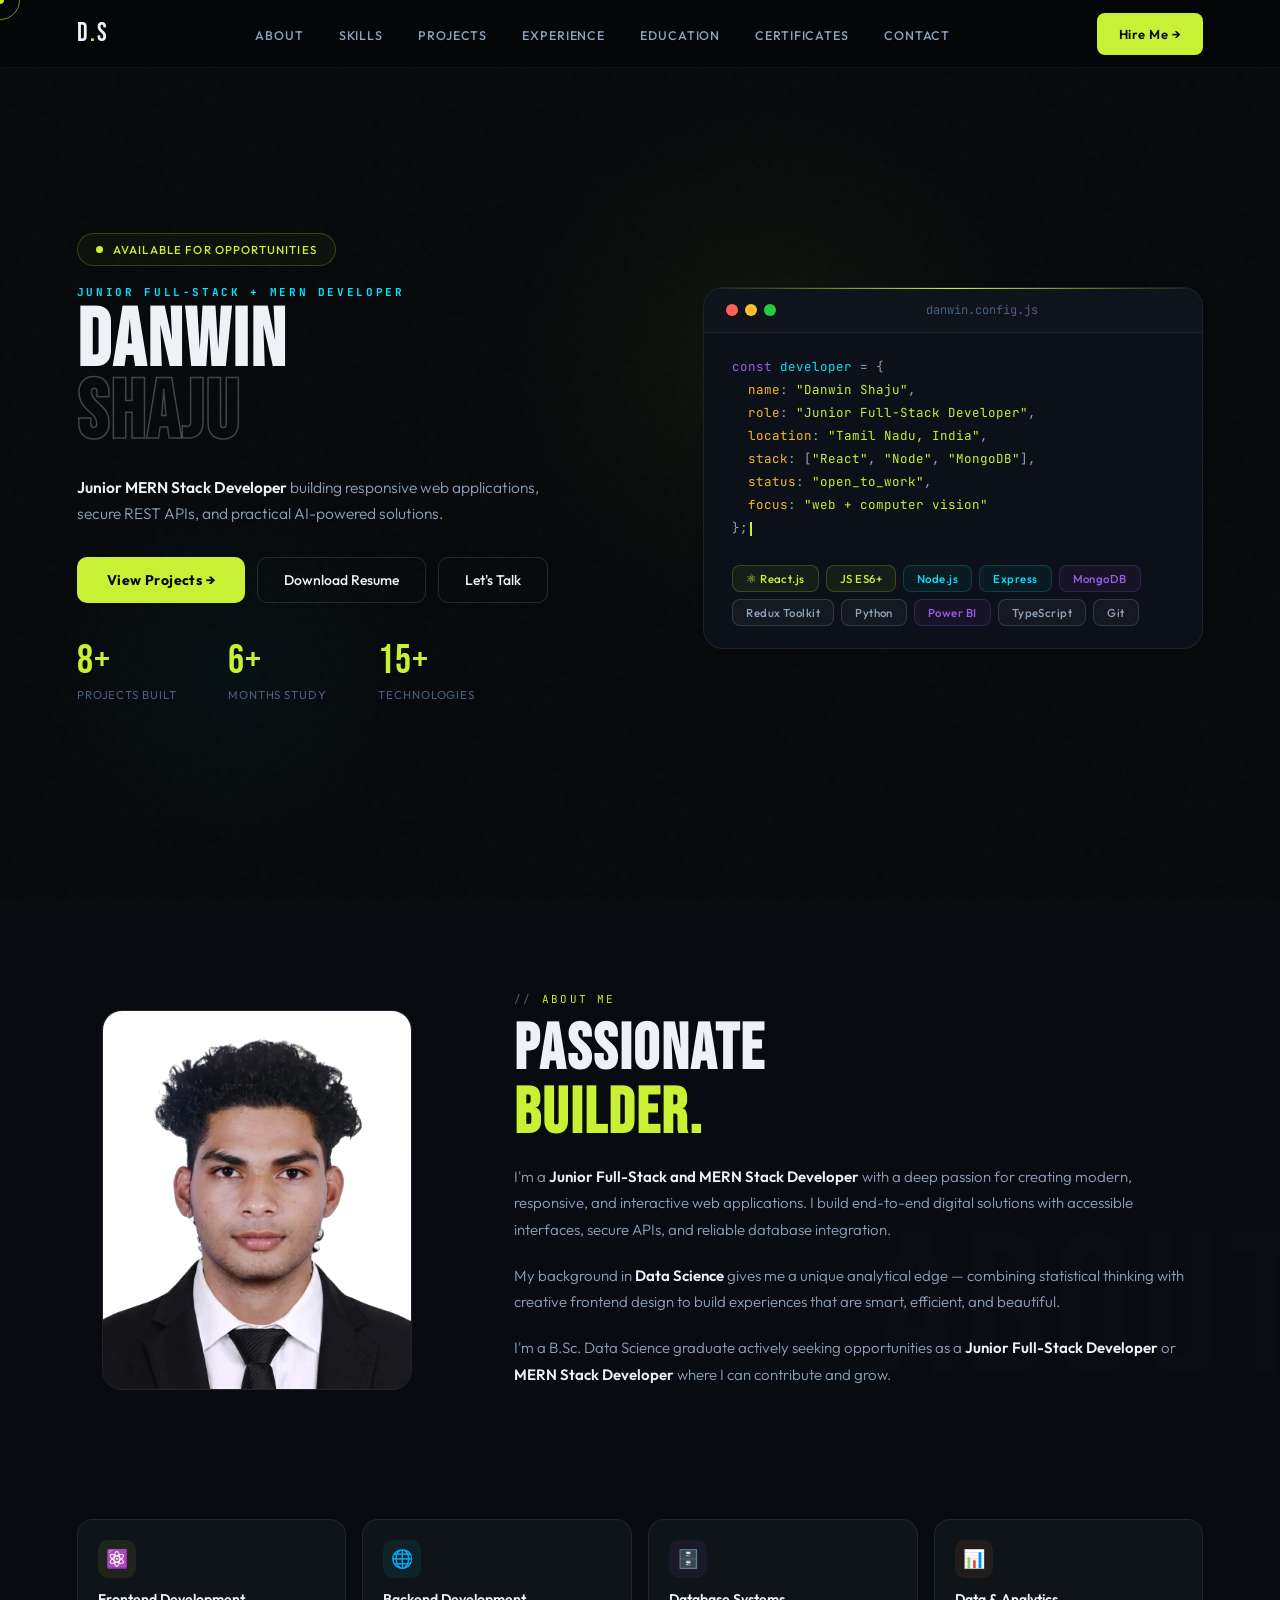
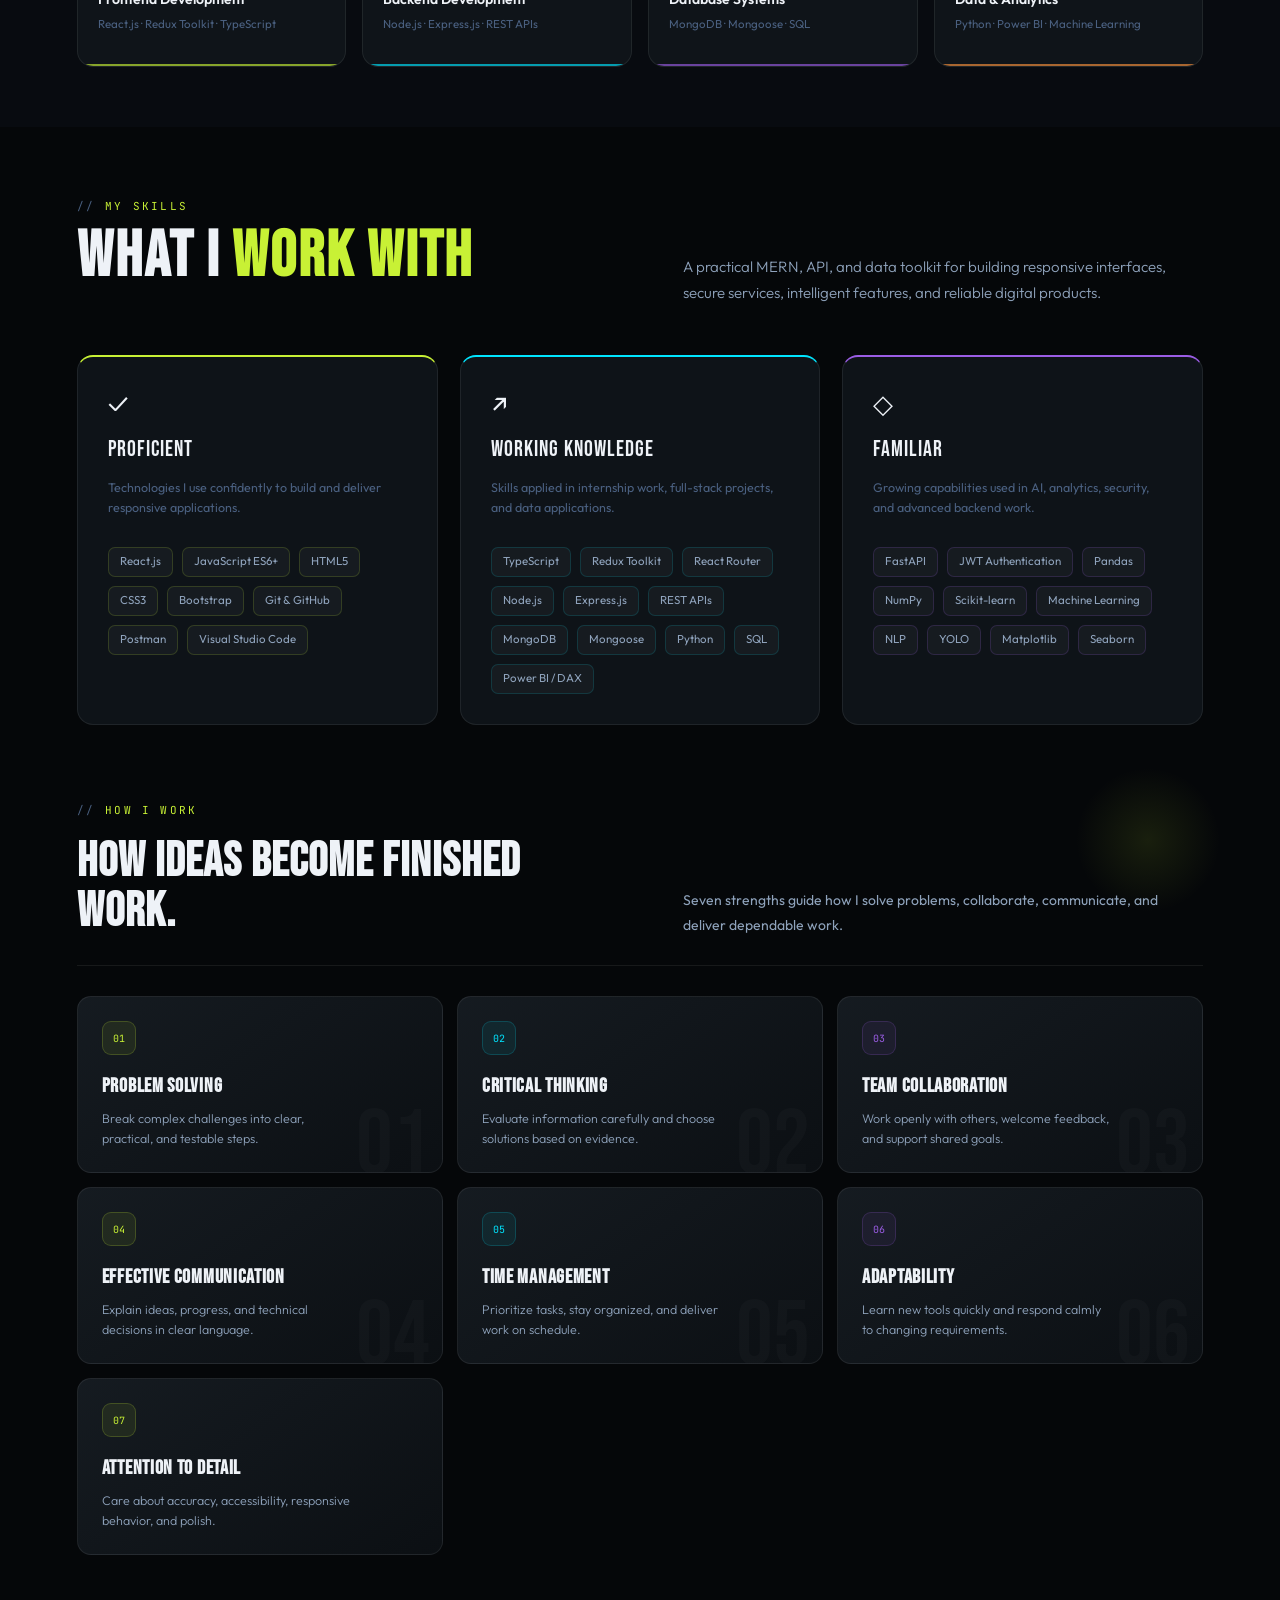
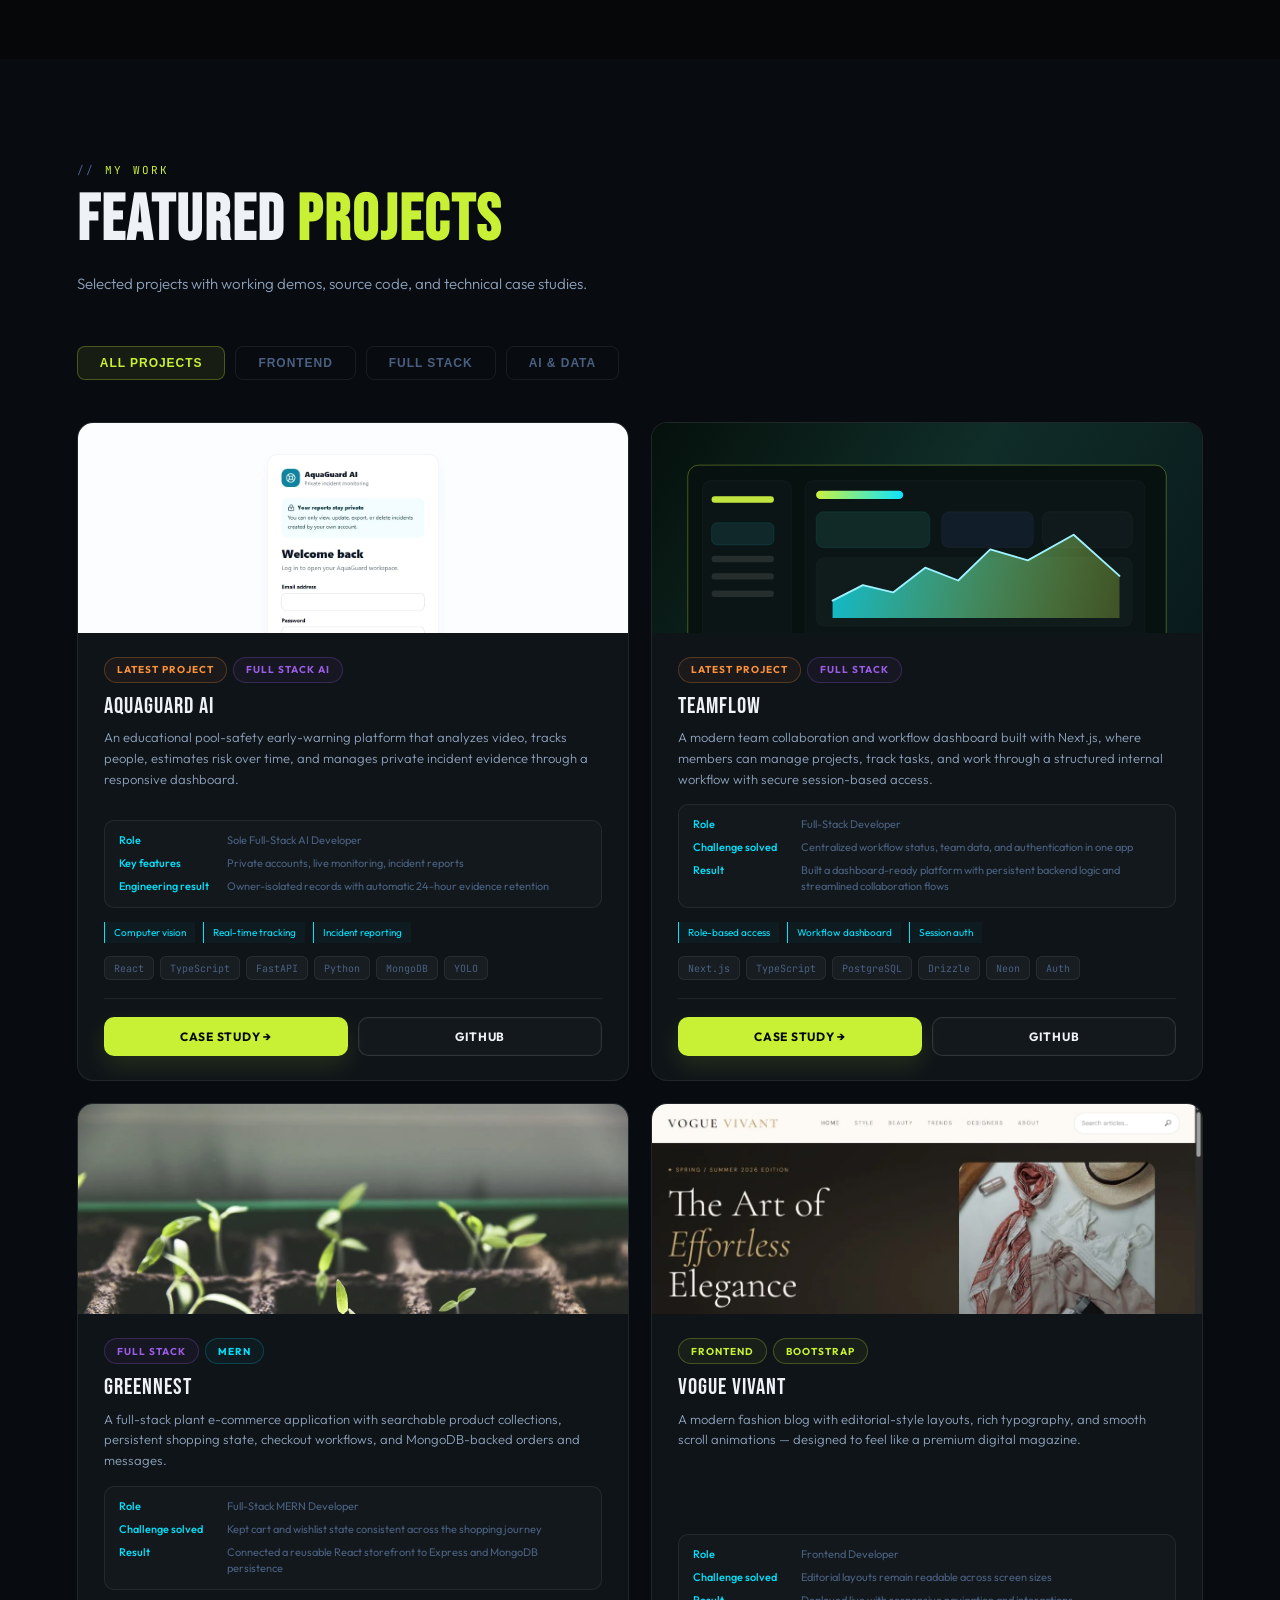
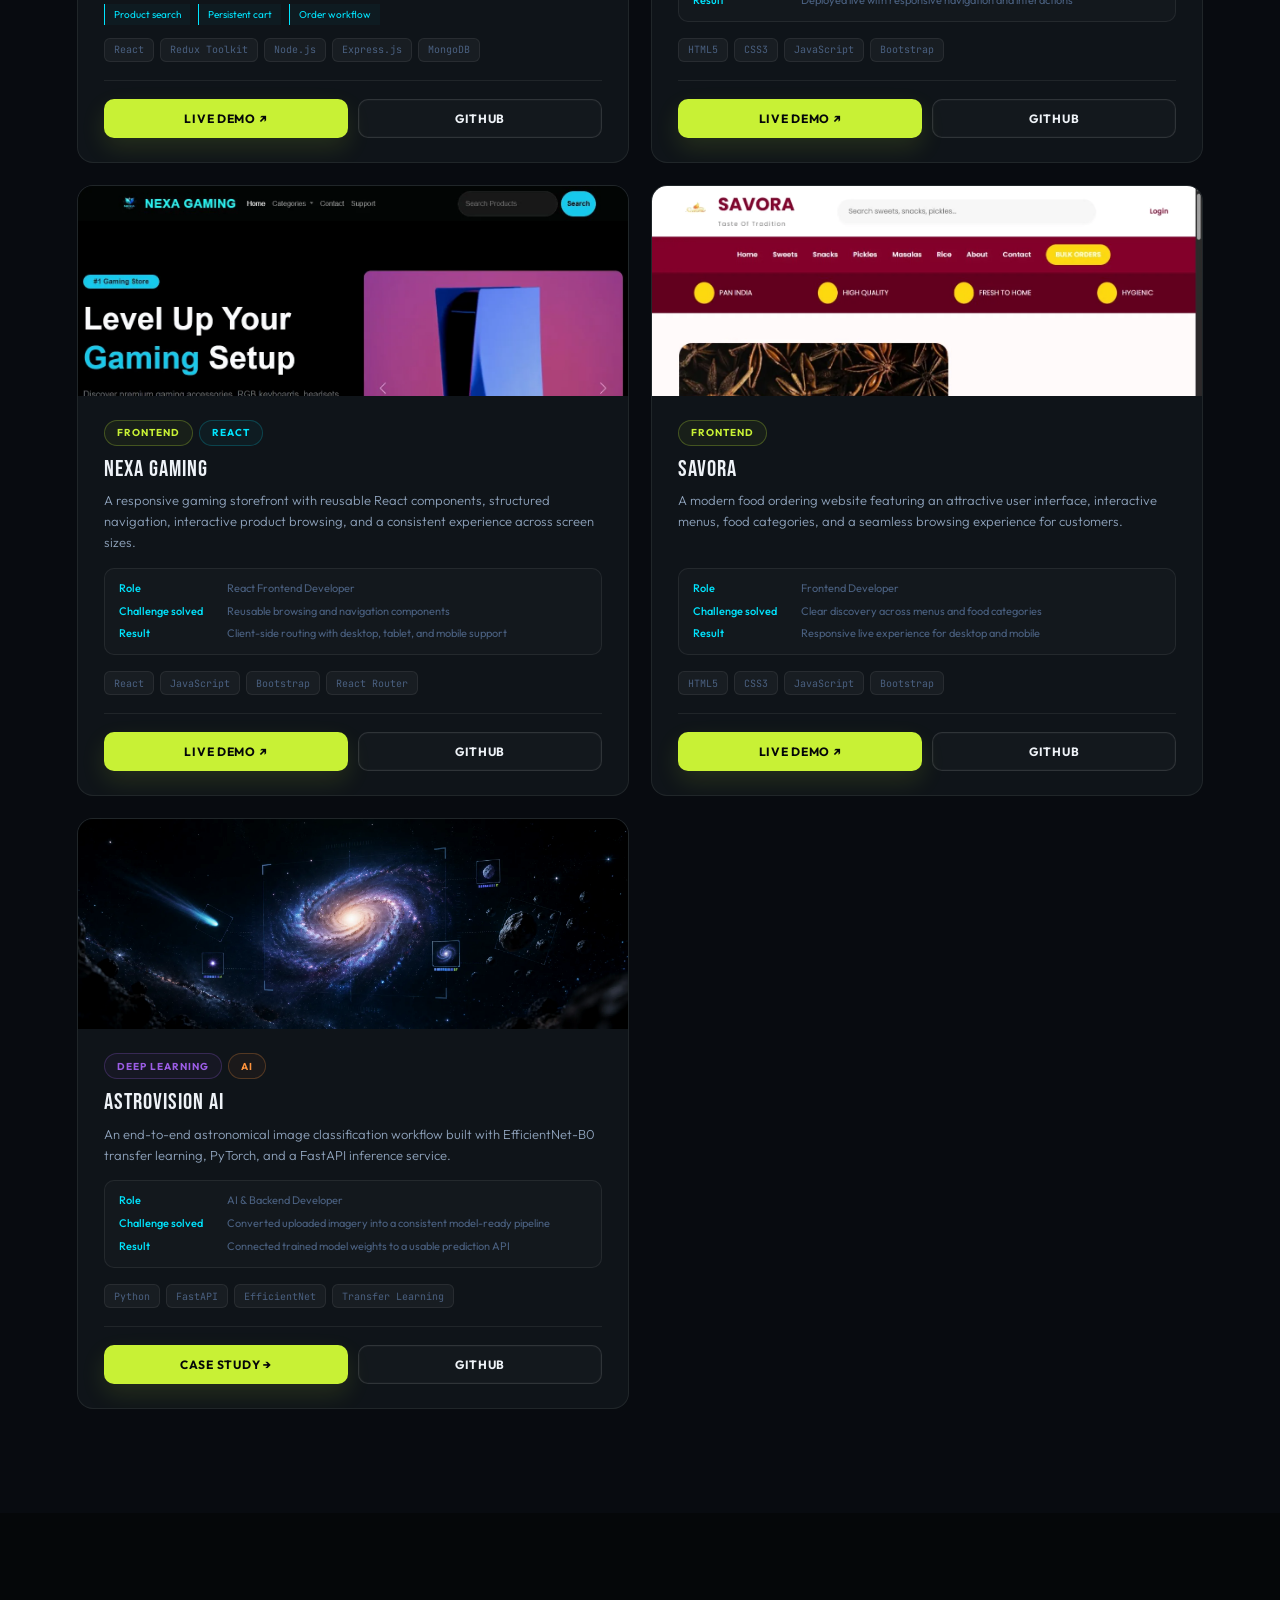
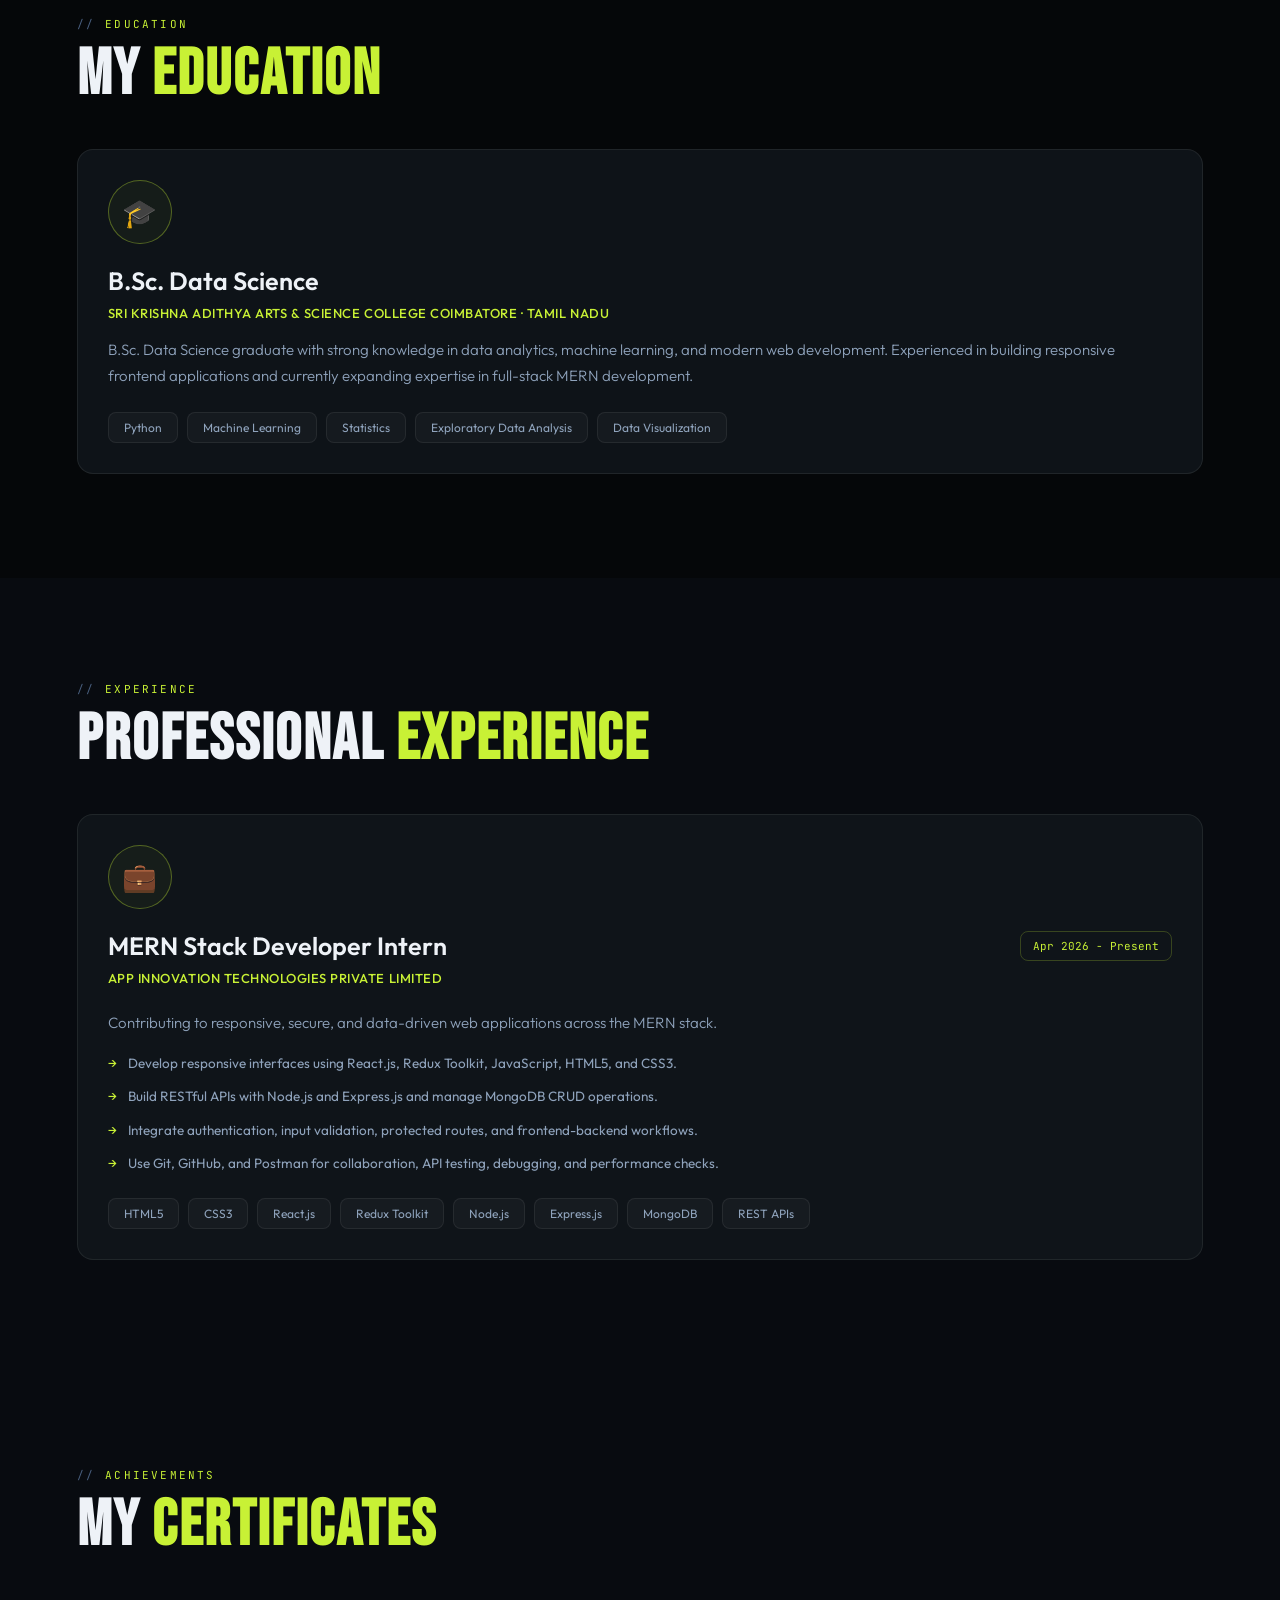
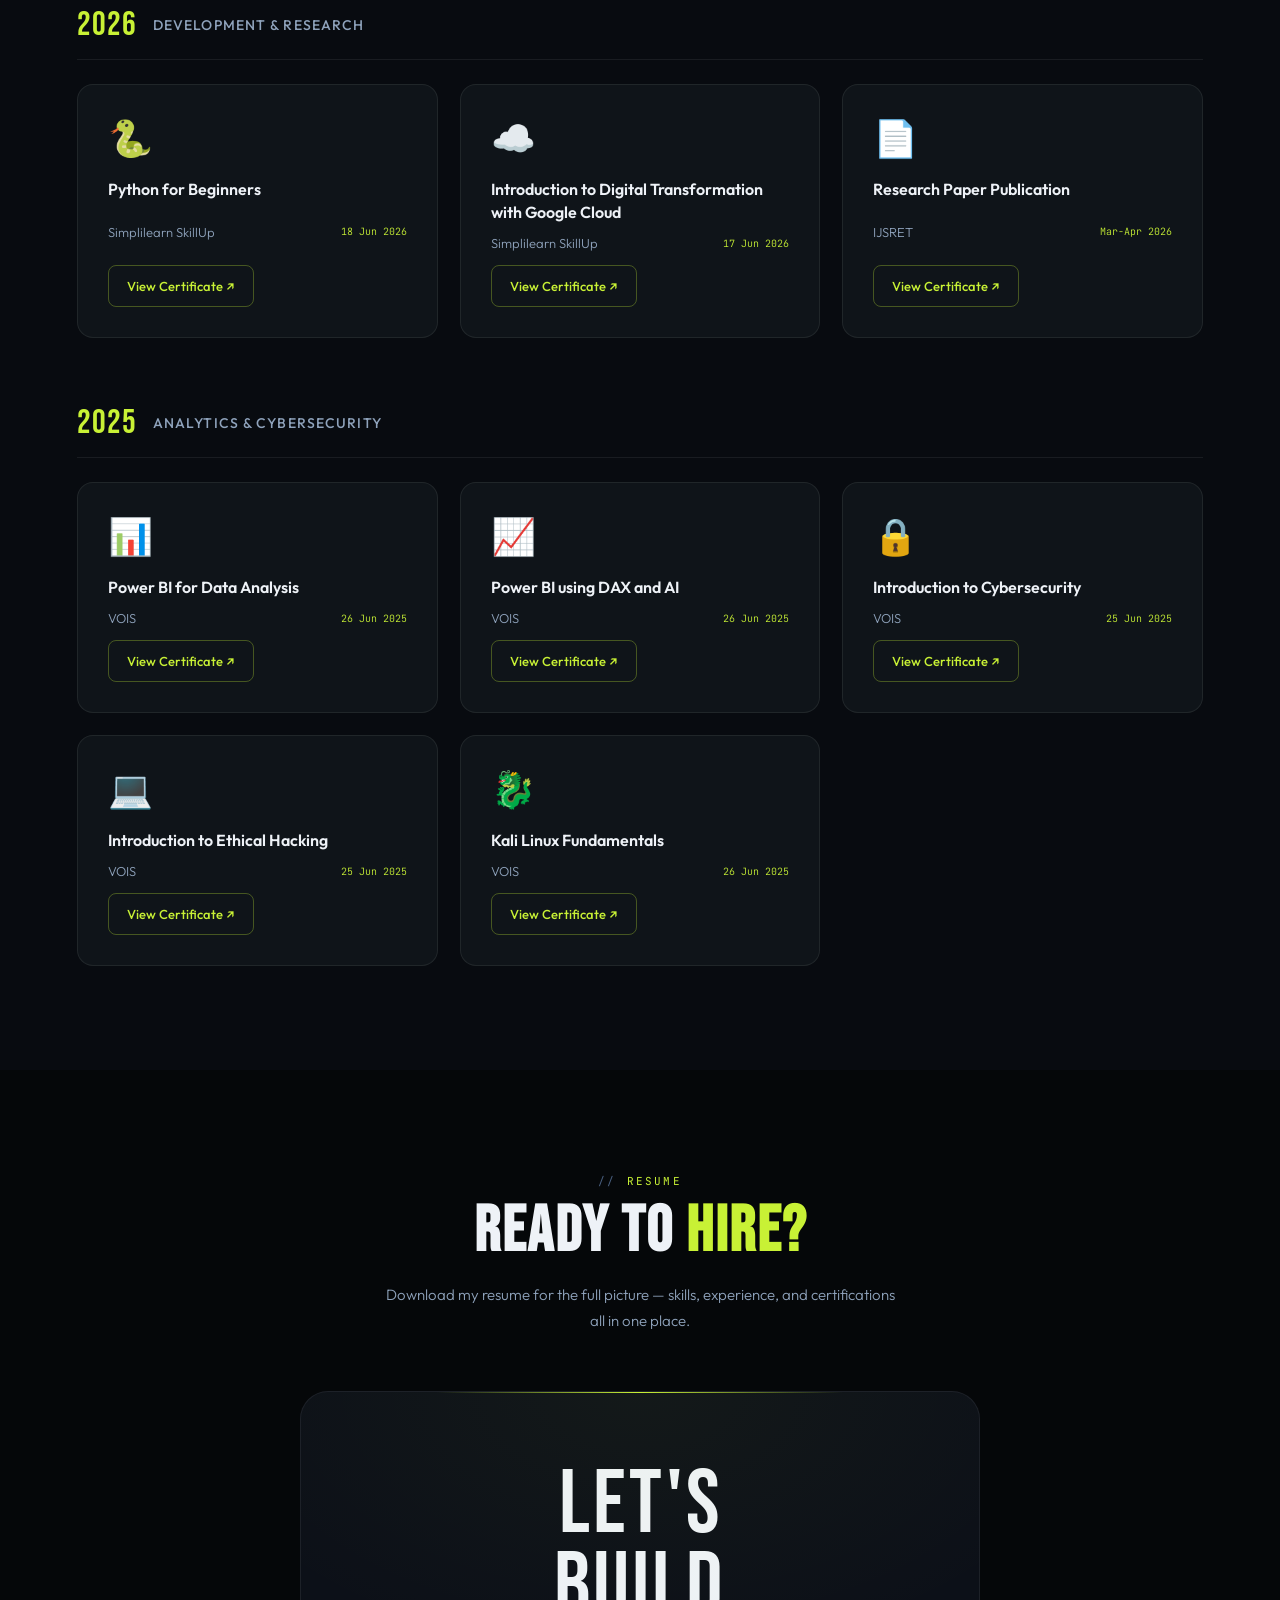
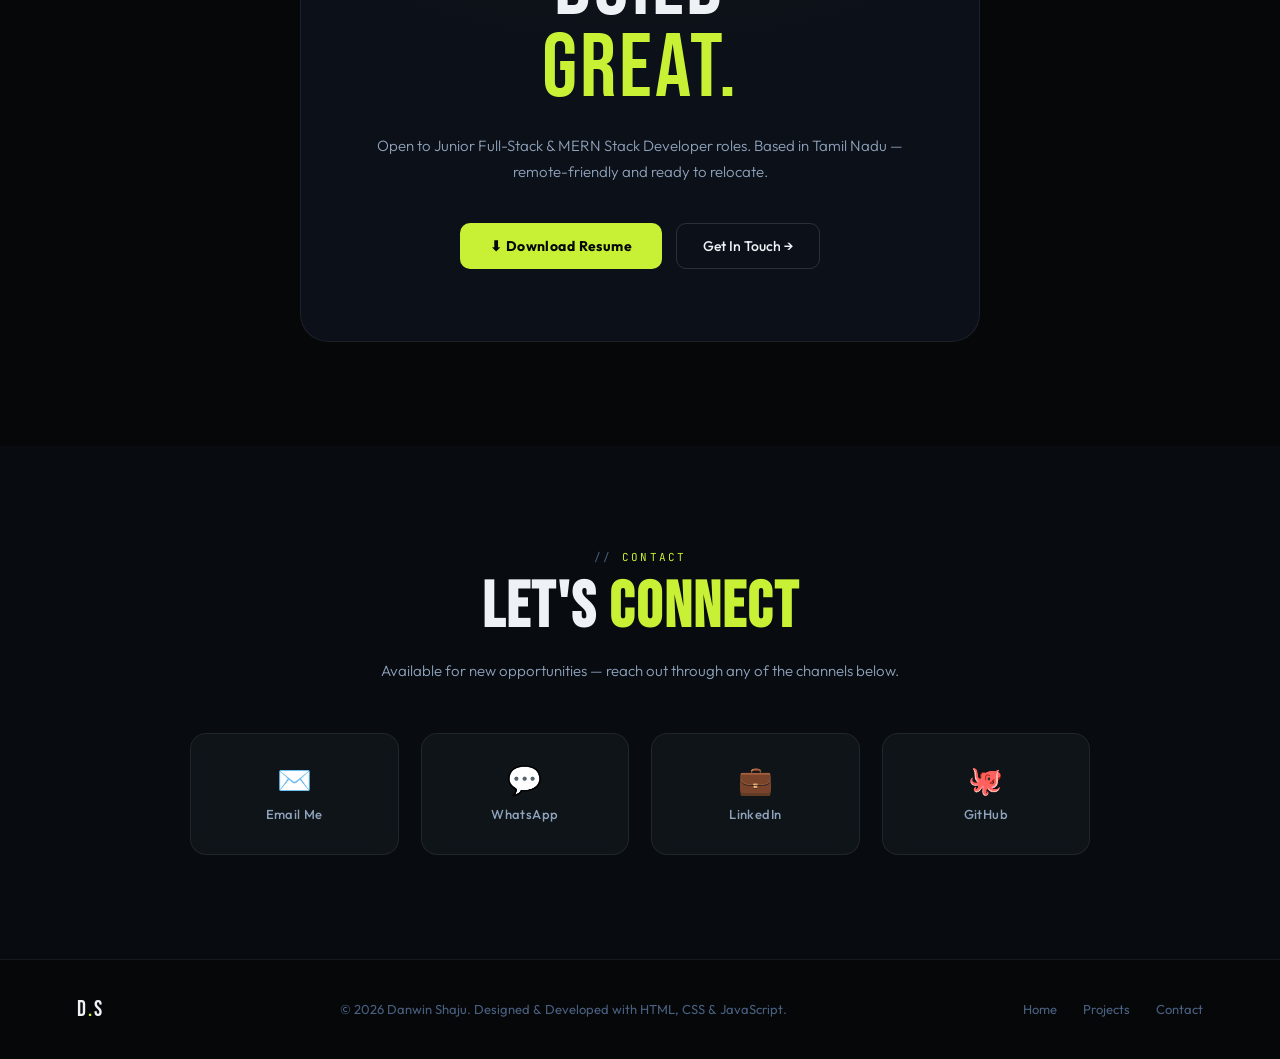
<file: index.html>
<!DOCTYPE html>
<html lang="en">
<head>
<meta charset="UTF-8">
<meta name="viewport" content="width=device-width, initial-scale=1.0">
<meta name="description" content="Portfolio of Danwin Shaju, a junior full-stack and MERN stack developer building responsive web applications, secure APIs, and data-driven products.">
<title>Danwin Shaju | Junior Full-Stack &amp; MERN Developer</title>
<link rel="preconnect" href="https://fonts.googleapis.com">
<link rel="preconnect" href="https://fonts.gstatic.com" crossorigin>
<link href="https://fonts.googleapis.com/css2?family=Bebas+Neue&family=Outfit:wght@300;400;500;600;700&family=JetBrains+Mono:wght@400;500&display=swap" rel="stylesheet">
<link rel="stylesheet" href="./about.css?v=20260924-2">
</head>
<body>

<div class="cursor cursor-dot" id="cursorDot"></div>
<div class="cursor cursor-ring" id="cursorRing"></div>
<div id="progress"></div>

<!-- NAV -->
<nav>
  <a href="#hero" class="nav-logo">D<em>.</em>S</a>

  <ul class="nav-links">
    <li><a href="#about">About</a></li>
    <li><a href="#skills">Skills</a></li>
    <li><a href="#projects">Projects</a></li>
    <li><a href="#experience">Experience</a></li>
    <li><a href="#education">Education</a></li>
    <li><a href="#certifications">Certificates</a></li>
    <li><a href="#contact">Contact</a></li>
  </ul>

  <div class="nav-actions">
  <div class="hire-menu-wrap">
    <button class="nav-hire" id="hireMenuButton" type="button" aria-haspopup="menu" aria-expanded="false" aria-controls="hireMenu">
      Hire Me →
    </button>
    <div class="hire-menu" id="hireMenu" role="menu" aria-hidden="true">
      <div class="hire-menu-heading">Choose how to connect</div>
      <a href="mailto:danwin212@gmail.com?subject=Portfolio%20Opportunity" role="menuitem" class="hire-option">
        <span class="hire-option-icon">✉</span>
        <span><strong>Email</strong><small>danwin212@gmail.com</small></span>
      </a>
      <a href="https://wa.me/918270386569?text=Hi%20Danwin%2C%20I%20visited%20your%20portfolio%20and%20would%20like%20to%20connect." target="_blank" rel="noopener" role="menuitem" class="hire-option">
        <span class="hire-option-icon">💬</span>
        <span><strong>WhatsApp</strong><small>+91 82703 86569</small></span>
      </a>
    </div>
  </div>
  <button class="menu-toggle" id="menuToggle" type="button" aria-label="Open navigation" aria-expanded="false" aria-controls="mobileNav"><span></span><span></span></button>
  </div>
</nav>

<div class="mobile-nav" id="mobileNav" aria-hidden="true">
  <a href="#about">About</a><a href="#skills">Skills</a><a href="#projects">Projects</a><a href="#experience">Experience</a>
  <a href="#education">Education</a><a href="#certifications">Certificates</a><a href="#contact">Contact</a>
</div>

<!-- HERO -->
<section id="hero">
  <div class="hero-noise"></div>
  <div class="hero-glow"></div>
  <div class="hero-glow2"></div>

  <div class="hero-left reveal">
    <div class="hero-status">
      <span class="hero-status-dot"></span>
      Available for opportunities
    </div>
    <h1 class="hero-name">
      <span class="hero-kicker">JUNIOR FULL-STACK + MERN DEVELOPER</span>
      <span class="filled">DANWIN</span>
      <span class="outline">SHAJU</span>
    </h1>
    <p class="hero-desc">
      <strong>Junior MERN Stack Developer</strong> building responsive web applications, secure REST APIs, and practical AI-powered solutions.
    </p>
    <div class="hero-actions">
      <a href="#projects" class="btn-lime">View Projects →</a>
      <a href="./assets/Danwin_Shaju_Resume.pdf" download class="btn-ghost">Download Resume</a>
      <a href="#contact" class="btn-ghost">Let's Talk</a>
    </div>
    <div class="hero-stats">
      <div class="stat-block">
        <div class="stat-num">8+</div>
        <div class="stat-lbl">Projects Built</div>
      </div>
      <div class="stat-block">
        <div class="stat-num">6+</div>
        <div class="stat-lbl">Months Study</div>
      </div>
      <div class="stat-block">
        <div class="stat-num">15+</div>
        <div class="stat-lbl">Technologies</div>
      </div>
    </div>
  </div>

  <div class="hero-right reveal d2">
    <div class="code-card">
      <div class="code-topbar">
        <div class="code-dots">
          <div class="code-dot" style="background:#ff5f57"></div>
          <div class="code-dot" style="background:#febc2e"></div>
          <div class="code-dot" style="background:#28c840"></div>
        </div>
        <span class="code-title">danwin.config.js</span>
      </div>
      <div class="code-body">
        <span class="c-key">const</span> <span class="c-val">developer</span> <span class="c-brace">= {</span><br>
        &nbsp;&nbsp;<span class="c-key2">name</span><span class="c-brace">:</span> <span class="c-str">"Danwin Shaju"</span><span class="c-brace">,</span><br>
        &nbsp;&nbsp;<span class="c-key2">role</span><span class="c-brace">:</span> <span class="c-str">"Junior Full-Stack Developer"</span><span class="c-brace">,</span><br>
        &nbsp;&nbsp;<span class="c-key2">location</span><span class="c-brace">:</span> <span class="c-str">"Tamil Nadu, India"</span><span class="c-brace">,</span><br>
        &nbsp;&nbsp;<span class="c-key2">stack</span><span class="c-brace">:</span> <span class="c-brace">[</span><span class="c-str">"React"</span><span class="c-brace">,</span> <span class="c-str">"Node"</span><span class="c-brace">,</span> <span class="c-str">"MongoDB"</span><span class="c-brace">],</span><br>
        &nbsp;&nbsp;<span class="c-key2">status</span><span class="c-brace">:</span> <span class="c-str">"open_to_work"</span><span class="c-brace">,</span><br>
        &nbsp;&nbsp;<span class="c-key2">focus</span><span class="c-brace">:</span> <span class="c-str">"web + computer vision"</span><br>
        <span class="c-brace">};</span><span class="typing-cursor"></span>
      </div>
      <div class="tech-badges">
        <span class="tech-badge tb-lime">⚛ React.js</span>
        <span class="tech-badge tb-lime">JS ES6+</span>
        <span class="tech-badge tb-cyan">Node.js</span>
        <span class="tech-badge tb-cyan">Express</span>
        <span class="tech-badge tb-purple">MongoDB</span>
        <span class="tech-badge tb-white">Redux Toolkit</span>
        <span class="tech-badge tb-white">Python</span>
        <span class="tech-badge tb-purple">Power BI</span>
        <span class="tech-badge tb-white">TypeScript</span>
        <span class="tech-badge tb-white">Git</span>
      </div>
    </div>
  </div>
</section>

<!-- ABOUT -->
<section id="about">
  <div class="about-inner">
    <div class="about-visual-side reveal">
      <div class="about-photo-wrap">
        <div class="about-photo-frame">
          <img src="./assets/pfp2.webp" alt="Danwin Shaju"
               onerror="this.style.display='none';this.nextElementSibling.style.display='flex'">
          <div class="about-initials" style="display:none">DS</div>
        </div>
      </div>
    </div>

    <div class="about-text-side reveal d2">
      <div class="section-label">About Me</div>
      <h2 class="section-heading">Passionate<br><span>Builder.</span></h2>
      <p>I'm a <strong>Junior Full-Stack and MERN Stack Developer</strong> with a deep passion for creating modern, responsive, and interactive web applications. I build end-to-end digital solutions with accessible interfaces, secure APIs, and reliable database integration.</p>
      <p>My background in <strong>Data Science</strong> gives me a unique analytical edge — combining statistical thinking with creative frontend design to build experiences that are smart, efficient, and beautiful.</p>
      <p>I'm a B.Sc. Data Science graduate actively seeking opportunities as a <strong>Junior Full-Stack Developer</strong> or <strong>MERN Stack Developer</strong> where I can contribute and grow.</p>
    </div>
    <div class="about-highlights reveal">
      <div class="hl-card">
        <div class="hl-icon lime">⚛️</div>
        <div class="hl-name">Frontend Development</div>
        <div class="hl-sub">React.js · Redux Toolkit · TypeScript</div>
      </div>
      <div class="hl-card">
        <div class="hl-icon cyan">🌐</div>
        <div class="hl-name">Backend Development</div>
        <div class="hl-sub">Node.js · Express.js · REST APIs</div>
      </div>
      <div class="hl-card">
        <div class="hl-icon purple">🗄️</div>
        <div class="hl-name">Database Systems</div>
        <div class="hl-sub">MongoDB · Mongoose · SQL</div>
      </div>
      <div class="hl-card">
        <div class="hl-icon orange">📊</div>
        <div class="hl-name">Data &amp; Analytics</div>
        <div class="hl-sub">Python · Power BI · Machine Learning</div>
      </div>
    </div>
  </div>
</section>

<!-- SKILLS -->
<section id="skills">
  <div class="inner">
    <div class="skills-header">
      <div class="reveal">
        <div class="section-label">My Skills</div>
        <h2 class="section-heading">What I <span>Work With</span></h2>
      </div>
      <p class="section-sub reveal d2">A practical MERN, API, and data toolkit for building responsive interfaces, secure services, intelligent features, and reliable digital products.</p>
    </div>
    <div class="skills-grid proficiency-grid">
      <div class="skill-panel p-lime reveal d1">
        <span class="sp-icon">✓</span>
        <div class="sp-title">Proficient</div>
        <p class="skill-category-note">Technologies I use confidently to build and deliver responsive applications.</p>
        <div class="skill-tags"><span>React.js</span><span>JavaScript ES6+</span><span>HTML5</span><span>CSS3</span><span>Bootstrap</span><span>Git &amp; GitHub</span><span>Postman</span><span>Visual Studio Code</span></div>
      </div>
      <div class="skill-panel p-cyan reveal d2">
        <span class="sp-icon">↗</span>
        <div class="sp-title">Working Knowledge</div>
        <p class="skill-category-note">Skills applied in internship work, full-stack projects, and data applications.</p>
        <div class="skill-tags"><span>TypeScript</span><span>Redux Toolkit</span><span>React Router</span><span>Node.js</span><span>Express.js</span><span>REST APIs</span><span>MongoDB</span><span>Mongoose</span><span>Python</span><span>SQL</span><span>Power BI / DAX</span></div>
      </div>
      <div class="skill-panel p-purple reveal d3">
        <span class="sp-icon">◇</span>
        <div class="sp-title">Familiar</div>
        <p class="skill-category-note">Growing capabilities used in AI, analytics, security, and advanced backend work.</p>
        <div class="skill-tags"><span>FastAPI</span><span>JWT Authentication</span><span>Pandas</span><span>NumPy</span><span>Scikit-learn</span><span>Machine Learning</span><span>NLP</span><span>YOLO</span><span>Matplotlib</span><span>Seaborn</span></div>
      </div>
    </div>
    <div class="soft-skills reveal">
      <div class="soft-intro">
        <div class="section-label">How I Work</div>
        <h3>How ideas become finished work.</h3>
        <p>Seven strengths guide how I solve problems, collaborate, communicate, and deliver dependable work.</p>
      </div>
      <div class="soft-grid">
        <article class="soft-card"><span>01</span><h4>Problem Solving</h4><p>Break complex challenges into clear, practical, and testable steps.</p></article>
        <article class="soft-card"><span>02</span><h4>Critical Thinking</h4><p>Evaluate information carefully and choose solutions based on evidence.</p></article>
        <article class="soft-card"><span>03</span><h4>Team Collaboration</h4><p>Work openly with others, welcome feedback, and support shared goals.</p></article>
        <article class="soft-card"><span>04</span><h4>Effective Communication</h4><p>Explain ideas, progress, and technical decisions in clear language.</p></article>
        <article class="soft-card"><span>05</span><h4>Time Management</h4><p>Prioritize tasks, stay organized, and deliver work on schedule.</p></article>
        <article class="soft-card"><span>06</span><h4>Adaptability</h4><p>Learn new tools quickly and respond calmly to changing requirements.</p></article>
        <article class="soft-card"><span>07</span><h4>Attention to Detail</h4><p>Care about accuracy, accessibility, responsive behavior, and polish.</p></article>
      </div>
    </div>
  </div>
</section>

<!-- PROJECTS -->
<section id="projects">
  <div class="inner">
    <div class="reveal" style="margin-bottom:48px">
      <div class="section-label">My Work</div>
      <h2 class="section-heading">Featured <span>Projects</span></h2>
      <p class="section-sub">Selected projects with working demos, source code, and technical case studies.</p>
    </div>
    <div class="proj-filters reveal">
      <button class="pf-btn active" onclick="filterProj('all',this)">All Projects</button>
      <button class="pf-btn" onclick="filterProj('frontend',this)">Frontend</button>
      <button class="pf-btn" onclick="filterProj('fullstack',this)">Full Stack</button>
      <button class="pf-btn" onclick="filterProj('ai',this)">AI &amp; Data</button>
    </div>
    <div class="proj-grid" id="proj-grid">

      <div class="proj-card proj-featured reveal d1" data-cat="ai fullstack">
        <div class="proj-thumb project-preview">
          <img src="./assets/project-previews/aquaguard-ai.webp" alt="AquaGuard AI private incident monitoring login interface" loading="lazy">
          <div class="proj-overlay">
            <a href="./aquaguard-case-study.html" class="pov-btn pov-demo">Case Study →</a>
            <a href="https://github.com/Danwinshaju/AquaGuard-AI" target="_blank" rel="noopener" class="pov-btn pov-code">GitHub</a>
          </div>
        </div>
        <div class="proj-body">
          <div class="proj-tags-row"><span class="proj-tag tag-ai">Latest Project</span><span class="proj-tag tag-fs">Full Stack AI</span></div>
          <div class="proj-name">AQUAGUARD AI</div>
          <p class="proj-desc">An educational pool-safety early-warning platform that analyzes video, tracks people, estimates risk over time, and manages private incident evidence through a responsive dashboard.</p>
          <div class="project-evidence"><span><strong>Role</strong>Sole Full-Stack AI Developer</span><span><strong>Key features</strong>Private accounts, live monitoring, incident reports</span><span><strong>Engineering result</strong>Owner-isolated records with automatic 24-hour evidence retention</span></div>
          <div class="project-proof"><span>Computer vision</span><span>Real-time tracking</span><span>Incident reporting</span></div>
          <div class="proj-stack"><span class="ps-chip">React</span><span class="ps-chip">TypeScript</span><span class="ps-chip">FastAPI</span><span class="ps-chip">Python</span><span class="ps-chip">MongoDB</span><span class="ps-chip">YOLO</span></div>
          <div class="proj-actions">
            <a href="./aquaguard-case-study.html" class="proj-link primary-link">Case Study →</a>
            <a href="https://github.com/Danwinshaju/AquaGuard-AI" target="_blank" rel="noopener" class="proj-link secondary-link">GitHub</a>
          </div>
        </div>
      </div>


      <div class="proj-card proj-featured reveal d1" data-cat="fullstack">
        <div class="proj-thumb project-preview">
          <img src="./assets/project-previews/teamflow-dashboard.svg" alt="TeamFlow collaboration dashboard preview" loading="lazy">
          <div class="proj-overlay">
            <a href="./teamflow-case-study.html" class="pov-btn pov-demo">Case Study →</a>
            <a href="https://github.com/Danwinshaju/TeamFlow" target="_blank" rel="noopener" class="pov-btn pov-code">GitHub</a>
          </div>
        </div>
        <div class="proj-body">
          <div class="proj-tags-row">
            <span class="proj-tag tag-ai">Latest Project</span>
            <span class="proj-tag tag-fs">Full Stack</span>
          </div>
          <div class="proj-name">TEAMFLOW</div>
          <p class="proj-desc">A modern team collaboration and workflow dashboard built with Next.js, where members can manage projects, track tasks, and work through a structured internal workflow with secure session-based access.</p>
          <div class="project-evidence"><span><strong>Role</strong>Full-Stack Developer</span><span><strong>Challenge solved</strong>Centralized workflow status, team data, and authentication in one app</span><span><strong>Result</strong>Built a dashboard-ready platform with persistent backend logic and streamlined collaboration flows</span></div>
          <div class="project-proof"><span>Role-based access</span><span>Workflow dashboard</span><span>Session auth</span></div>
          <div class="proj-stack">
            <span class="ps-chip">Next.js</span>
            <span class="ps-chip">TypeScript</span>
            <span class="ps-chip">PostgreSQL</span>
            <span class="ps-chip">Drizzle</span>
            <span class="ps-chip">Neon</span>
            <span class="ps-chip">Auth</span>
          </div>
          <div class="proj-actions">
            <a href="./teamflow-case-study.html" class="proj-link primary-link">Case Study →</a>
            <a href="https://github.com/Danwinshaju/TeamFlow" target="_blank" rel="noopener" class="proj-link secondary-link">GitHub</a>
          </div>
        </div>
      </div>


      <div class="proj-card reveal d1" data-cat="fullstack">
        <div class="proj-thumb project-preview">
          <img src="./assets/project-previews/greennest.webp" alt="GreenNest seedlings growing in biodegradable plant pots" loading="lazy">
          <div class="proj-overlay">
            <a href="https://danwinshaju.github.io/GreenNest/" target="_blank" rel="noopener" class="pov-btn pov-demo">Live Demo ↗</a>
            <a href="https://github.com/Danwinshaju/GreenNest" target="_blank" rel="noopener" class="pov-btn pov-code">GitHub</a>
          </div>
        </div>
        <div class="proj-body">
          <div class="proj-tags-row">
            <span class="proj-tag tag-fs">Full Stack</span>
            <span class="proj-tag tag-mern">MERN</span>
          </div>
          <div class="proj-name">GREENNEST</div>
          <p class="proj-desc">A full-stack plant e-commerce application with searchable product collections, persistent shopping state, checkout workflows, and MongoDB-backed orders and messages.</p>
          <div class="project-evidence"><span><strong>Role</strong>Full-Stack MERN Developer</span><span><strong>Challenge solved</strong>Kept cart and wishlist state consistent across the shopping journey</span><span><strong>Result</strong>Connected a reusable React storefront to Express and MongoDB persistence</span></div>
          <div class="project-proof"><span>Product search</span><span>Persistent cart</span><span>Order workflow</span></div>
          <div class="proj-stack">
            <span class="ps-chip">React</span>
            <span class="ps-chip">Redux Toolkit</span>
            <span class="ps-chip">Node.js</span>
            <span class="ps-chip">Express.js</span>
            <span class="ps-chip">MongoDB</span>
          </div>
          <div class="proj-actions">
            <a href="https://danwinshaju.github.io/GreenNest/" target="_blank" rel="noopener" class="proj-link primary-link">Live Demo ↗</a>
            <a href="https://github.com/Danwinshaju/GreenNest" target="_blank" rel="noopener" class="proj-link secondary-link">GitHub</a>
          </div>
        </div>
      </div>


      <div class="proj-card reveal d1" data-cat="frontend">
        <div class="proj-thumb project-preview">
          <img src="./assets/project-previews/vogue-vivant.webp" alt="Vogue Vivant fashion blog homepage" loading="lazy">
          <div class="proj-overlay">
            <a href="https://danwinshaju.github.io/vogue-vivant/" target="_blank" rel="noopener" class="pov-btn pov-demo">Live Demo ↗</a>
            <a href="https://github.com/Danwinshaju/vogue-vivant" target="_blank" rel="noopener" class="pov-btn pov-code">GitHub</a>
          </div>
        </div>
        <div class="proj-body">
          <div class="proj-tags-row">
            <span class="proj-tag tag-fe">Frontend</span>
            <span class="proj-tag tag-fe">Bootstrap</span>
          </div>
          <div class="proj-name">VOGUE VIVANT</div>
          <p class="proj-desc">A modern fashion blog with editorial-style layouts, rich typography, and smooth scroll animations — designed to feel like a premium digital magazine.</p>
          <div class="project-evidence"><span><strong>Role</strong>Frontend Developer</span><span><strong>Challenge solved</strong>Editorial layouts remain readable across screen sizes</span><span><strong>Result</strong>Deployed live with responsive navigation and interactions</span></div>
          <div class="proj-stack">
            <span class="ps-chip">HTML5</span>
            <span class="ps-chip">CSS3</span>
            <span class="ps-chip">JavaScript</span>
            <span class="ps-chip">Bootstrap</span>
          </div>
          <div class="proj-actions">
            <a href="https://danwinshaju.github.io/vogue-vivant/" target="_blank" rel="noopener" class="proj-link primary-link">Live Demo ↗</a>
            <a href="https://github.com/Danwinshaju/vogue-vivant" target="_blank" rel="noopener" class="proj-link secondary-link">GitHub</a>
          </div>
        </div>
      </div>

      <div class="proj-card reveal d2" data-cat="frontend">
        <div class="proj-thumb project-preview">
          <img src="./assets/project-previews/nexa-gaming.webp" alt="NEXA Gaming responsive storefront homepage" loading="lazy">
          <div class="proj-overlay">
            <a href="https://danwinshaju.github.io/NEXA-GAMING-WEB-PAGE/" target="_blank" rel="noopener" class="pov-btn pov-demo">Live Demo ↗</a>
            <a href="https://github.com/Danwinshaju/NEXA-GAMING-WEB-PAGE" target="_blank" rel="noopener" class="pov-btn pov-code">GitHub</a>
          </div>
        </div>
        <div class="proj-body">
          <div class="proj-tags-row">
            <span class="proj-tag tag-fe">Frontend</span>
            <span class="proj-tag tag-mern">React</span>
          </div>
          <div class="proj-name">NEXA GAMING</div>
          <p class="proj-desc">A responsive gaming storefront with reusable React components, structured navigation, interactive product browsing, and a consistent experience across screen sizes.</p>
          <div class="project-evidence"><span><strong>Role</strong>React Frontend Developer</span><span><strong>Challenge solved</strong>Reusable browsing and navigation components</span><span><strong>Result</strong>Client-side routing with desktop, tablet, and mobile support</span></div>
          <div class="proj-stack">
            <span class="ps-chip">React</span>
            <span class="ps-chip">JavaScript</span>
            <span class="ps-chip">Bootstrap</span>
            <span class="ps-chip">React Router</span>
          </div>
          <div class="proj-actions">
            <a href="https://danwinshaju.github.io/NEXA-GAMING-WEB-PAGE/" target="_blank" rel="noopener" class="proj-link primary-link">Live Demo ↗</a>
            <a href="https://github.com/Danwinshaju/NEXA-GAMING-WEB-PAGE" target="_blank" rel="noopener" class="proj-link secondary-link">GitHub</a>
          </div>
        </div>
      </div>

      <div class="proj-card reveal d3" data-cat="frontend">
        <div class="proj-thumb project-preview">
          <img src="./assets/project-previews/savora.webp" alt="Savora food website homepage" loading="lazy">
          <div class="proj-overlay">
            <a href="https://danwinshaju.github.io/savora/" target="_blank" rel="noopener" class="pov-btn pov-demo">Live Demo ↗</a>
            <a href="https://github.com/Danwinshaju/savora" target="_blank" rel="noopener" class="pov-btn pov-code">GitHub</a>
          </div>
        </div>
        <div class="proj-body">
          <div class="proj-tags-row">
            <span class="proj-tag tag-fe">Frontend</span>
          </div>
          <div class="proj-name">SAVORA</div>
          <p class="proj-desc">A modern food ordering website featuring an attractive user interface, interactive menus, food categories, and a seamless browsing experience for customers.</p>
          <div class="project-evidence"><span><strong>Role</strong>Frontend Developer</span><span><strong>Challenge solved</strong>Clear discovery across menus and food categories</span><span><strong>Result</strong>Responsive live experience for desktop and mobile</span></div>
          <div class="proj-stack">
            <span class="ps-chip">HTML5</span>
            <span class="ps-chip">CSS3</span>
            <span class="ps-chip">JavaScript</span>
            <span class="ps-chip">Bootstrap</span>
          </div>
          <div class="proj-actions">
            <a href="https://danwinshaju.github.io/savora/" target="_blank" rel="noopener" class="proj-link primary-link">Live Demo ↗</a>
            <a href="https://github.com/Danwinshaju/savora" target="_blank" rel="noopener" class="proj-link secondary-link">GitHub</a>
          </div>
        </div>
      </div>

      <div class="proj-card reveal d4" data-cat="ai">
        <div class="proj-thumb project-preview">
          <img src="./assets/project-previews/astrovision-ai-cover.webp" alt="AstroVision AI analyzing a galaxy, comet, and asteroids" loading="lazy">
          <div class="proj-overlay">
            <a href="./astrovision-case-study.html" class="pov-btn pov-demo">Case Study →</a>
            <a href="https://github.com/Danwinshaju/AstroVision-AI" target="_blank" rel="noopener" class="pov-btn pov-code">GitHub</a>
          </div>
        </div>
        <div class="proj-body">
          <div class="proj-tags-row">
            <span class="proj-tag tag-fs">Deep Learning</span>
            <span class="proj-tag tag-ai">AI</span>
          </div>
          <div class="proj-name">ASTROVISION AI</div>
          <p class="proj-desc">An end-to-end astronomical image classification workflow built with EfficientNet-B0 transfer learning, PyTorch, and a FastAPI inference service.</p>
          <div class="project-evidence"><span><strong>Role</strong>AI &amp; Backend Developer</span><span><strong>Challenge solved</strong>Converted uploaded imagery into a consistent model-ready pipeline</span><span><strong>Result</strong>Connected trained model weights to a usable prediction API</span></div>
          <div class="proj-stack">
            <span class="ps-chip">Python</span>
            <span class="ps-chip">FastAPI</span>
            <span class="ps-chip">EfficientNet</span>
            <span class="ps-chip">Transfer Learning</span>
          </div>
          <div class="proj-actions">
            <a href="./astrovision-case-study.html" class="proj-link primary-link">Case Study →</a>
            <a href="https://github.com/Danwinshaju/AstroVision-AI" target="_blank" rel="noopener" class="proj-link secondary-link">GitHub</a>
          </div>
        </div>
      </div>

    </div>
  </div>
</section>

<!-- EDUCATION -->
<section id="education" class="info-section">
  <div class="inner">
    <div class="reveal">
      <div class="section-label">Education</div>
      <h2 class="section-heading">My <span>Education</span></h2>
    </div>
    <div class="info-card reveal d2">
      <div class="card-icon">🎓</div>
      <h3>B.Sc. Data Science</h3>
      <h4>Sri Krishna Adithya Arts & Science College Coimbatore · Tamil Nadu</h4>
      <p>B.Sc. Data Science graduate with strong knowledge in data analytics, machine learning, and modern web development. Experienced in building responsive frontend applications and currently expanding expertise in full-stack MERN development.</p>
      <div class="tags">
        <span>Python</span>
        <span>Machine Learning</span>
        <span>Statistics</span>
        <span>Exploratory Data Analysis</span>
        <span>Data Visualization</span>
      </div>
    </div>
  </div>
</section>

<!-- EXPERIENCE -->
<section id="experience" class="info-section alt">
  <div class="inner">
    <div class="reveal">
      <div class="section-label">Experience</div>
      <h2 class="section-heading">Professional <span>Experience</span></h2>
    </div>
    <div class="info-card reveal d2">
      <div class="card-icon">💼</div>
      <div class="experience-heading"><div><h3>MERN Stack Developer Intern</h3><h4>App Innovation Technologies Private Limited</h4></div><span class="experience-date">Apr 2026 - Present</span></div>
      <p class="experience-summary">Contributing to responsive, secure, and data-driven web applications across the MERN stack.</p>
      <ul class="experience-list">
        <li>Develop responsive interfaces using React.js, Redux Toolkit, JavaScript, HTML5, and CSS3.</li>
        <li>Build RESTful APIs with Node.js and Express.js and manage MongoDB CRUD operations.</li>
        <li>Integrate authentication, input validation, protected routes, and frontend-backend workflows.</li>
        <li>Use Git, GitHub, and Postman for collaboration, API testing, debugging, and performance checks.</li>
      </ul>
      <div class="tags">
        <span>HTML5</span>
        <span>CSS3</span>
        <span>React.js</span>
        <span>Redux Toolkit</span>
        <span>Node.js</span>
        <span>Express.js</span>
        <span>MongoDB</span>
        <span>REST APIs</span>
      </div>
    </div>
  </div>
</section>

<!-- CERTIFICATIONS -->
<section id="certifications">
  <div class="inner">
    <div class="reveal">
      <div class="section-label">Achievements</div>
      <h2 class="section-heading">My <span>Certificates</span></h2>
    </div>
    <div class="certificate-group reveal">
      <div class="certificate-group-heading"><span>2026</span><h3>Development &amp; Research</h3></div>
      <div class="cert-grid">
      <div class="cert-card reveal d1">
        <span class="cert-icon">🐍</span>
        <h3>Python for Beginners</h3>
        <p class="cert-meta">Simplilearn SkillUp <span>18 Jun 2026</span></p>
        <a href="https://raw.githubusercontent.com/Danwinshaju/Danwin-portfolio/main/assets/certificates/previews/python-for-beginners.webp" target="_blank" rel="noopener" class="cert-link">View Certificate ↗</a>
      </div>
      <div class="cert-card reveal d2">
        <span class="cert-icon">☁️</span>
        <h3>Introduction to Digital Transformation with Google Cloud</h3>
        <p class="cert-meta">Simplilearn SkillUp <span>17 Jun 2026</span></p>
        <a href="https://raw.githubusercontent.com/Danwinshaju/Danwin-portfolio/main/assets/certificates/previews/google-cloud-digital-transformation.webp" target="_blank" rel="noopener" class="cert-link">View Certificate ↗</a>
      </div>
      <div class="cert-card reveal d3">
        <span class="cert-icon">📄</span>
        <h3>Research Paper Publication</h3>
        <p class="cert-meta">IJSRET <span>Mar-Apr 2026</span></p>
        <a href="https://raw.githubusercontent.com/Danwinshaju/Danwin-portfolio/main/assets/certificates/previews/paper-presentation.webp" target="_blank" rel="noopener" class="cert-link">View Certificate ↗</a>
      </div>
      </div>
    </div>
    <div class="certificate-group reveal d2">
      <div class="certificate-group-heading"><span>2025</span><h3>Analytics &amp; Cybersecurity</h3></div>
      <div class="cert-grid">
      <div class="cert-card reveal d1">
        <span class="cert-icon">📊</span>
        <h3>Power BI for Data Analysis</h3>
        <p class="cert-meta">VOIS <span>26 Jun 2025</span></p>
        <a href="https://raw.githubusercontent.com/Danwinshaju/Danwin-portfolio/main/assets/certificates/previews/power-bi-data-analysis.webp" target="_blank" rel="noopener" class="cert-link">View Certificate ↗</a>
      </div>
      <div class="cert-card reveal d2">
        <span class="cert-icon">📈</span>
        <h3>Power BI using DAX and AI</h3>
        <p class="cert-meta">VOIS <span>26 Jun 2025</span></p>
        <a href="https://raw.githubusercontent.com/Danwinshaju/Danwin-portfolio/main/assets/certificates/previews/power-bi-dax-ai.webp" target="_blank" rel="noopener" class="cert-link">View Certificate ↗</a>
      </div>
      <div class="cert-card reveal d3">
        <span class="cert-icon">🔒</span>
        <h3>Introduction to Cybersecurity</h3>
        <p class="cert-meta">VOIS <span>25 Jun 2025</span></p>
        <a href="https://raw.githubusercontent.com/Danwinshaju/Danwin-portfolio/main/assets/certificates/previews/introduction-to-cybersecurity.webp" target="_blank" rel="noopener" class="cert-link">View Certificate ↗</a>
      </div>
      <div class="cert-card reveal d4">
        <span class="cert-icon">💻</span>
        <h3>Introduction to Ethical Hacking</h3>
        <p class="cert-meta">VOIS <span>25 Jun 2025</span></p>
        <a href="https://raw.githubusercontent.com/Danwinshaju/Danwin-portfolio/main/assets/certificates/previews/introduction-to-ethical-hacking.webp" target="_blank" rel="noopener" class="cert-link">View Certificate ↗</a>
      </div>
      <div class="cert-card reveal d5">
        <span class="cert-icon">🐉</span>
        <h3>Kali Linux Fundamentals</h3>
        <p class="cert-meta">VOIS <span>26 Jun 2025</span></p>
        <a href="https://raw.githubusercontent.com/Danwinshaju/Danwin-portfolio/main/assets/certificates/previews/kali-linux-fundamentals.webp" target="_blank" rel="noopener" class="cert-link">View Certificate ↗</a>
      </div>
      </div>
    </div>
  </div>
</section>

<!-- RESUME CTA -->
<section id="resume">
  <div class="resume-inner">
    <div class="reveal">
      <div class="section-label" style="justify-content:center">Resume</div>
      <h2 class="section-heading" style="text-align:center">Ready to <span>Hire?</span></h2>
      <p class="section-sub" style="margin:0 auto;text-align:center">Download my resume for the full picture — skills, experience, and certifications all in one place.</p>
    </div>
    <div class="resume-box reveal d2">
      <div class="rb-big">LET'S<br>BUILD<br><span>GREAT.</span></div>
      <p class="rb-sub">Open to Junior Full-Stack &amp; MERN Stack Developer roles. Based in Tamil Nadu — remote-friendly and ready to relocate.</p>
      <div class="rb-btns">
        <a href="./assets/Danwin_Shaju_Resume.pdf" download class="btn-lime">⬇ Download Resume</a>
        <a href="#contact" class="btn-ghost">Get In Touch →</a>
      </div>
    </div>
  </div>
</section>

<!-- CONTACT -->
<section id="contact">
  <div class="contact-inner">
    <div class="contact-heading-row reveal">
      <div class="section-label" style="justify-content:center">Contact</div>
      <h2 class="section-heading" style="text-align:center">Let's <span>Connect</span></h2>
      <p class="section-sub" style="margin:0 auto;text-align:center">Available for new opportunities — reach out through any of the channels below.</p>
    </div>
    <div class="contact-grid reveal d2">
      <a href="mailto:danwin212@gmail.com" class="contact-link">
        <span class="cl-icon">✉️</span>
        <span class="cl-label">Email Me</span>
      </a>
      <a href="https://wa.me/918270386569" target="_blank" class="contact-link">
        <span class="cl-icon">💬</span>
        <span class="cl-label">WhatsApp</span>
      </a>
      <a href="https://www.linkedin.com/in/danwin-shaju/" target="_blank" class="contact-link">
        <span class="cl-icon">💼</span>
        <span class="cl-label">LinkedIn</span>
      </a>
      <a href="https://github.com/Danwinshaju" target="_blank" class="contact-link">
        <span class="cl-icon">🐙</span>
        <span class="cl-label">GitHub</span>
      </a>
    </div>
  </div>
</section>

<!-- FOOTER -->
<footer>
  <div class="footer-logo">D<em>.</em>S</div>
  <p class="footer-txt">© 2026 Danwin Shaju. Designed &amp; Developed with HTML, CSS &amp; JavaScript.</p>
  <div class="footer-links">
    <a href="#hero">Home</a>
    <a href="#projects">Projects</a>
    <a href="#contact">Contact</a>
  </div>
</footer>

<button class="back-to-top" id="backToTop" type="button" aria-label="Back to top">&uarr;</button>

<script>
// Hire Me contact chooser
const hireMenuButton=document.getElementById('hireMenuButton');
const hireMenu=document.getElementById('hireMenu');
function closeHireMenu(){
  hireMenu.classList.remove('open');
  hireMenuButton.setAttribute('aria-expanded','false');
  hireMenu.setAttribute('aria-hidden','true');
}
hireMenuButton.addEventListener('click',event=>{
  event.stopPropagation();
  const isOpen=hireMenu.classList.toggle('open');
  hireMenuButton.setAttribute('aria-expanded',String(isOpen));
  hireMenu.setAttribute('aria-hidden',String(!isOpen));
  if(isOpen) hireMenu.querySelector('a').focus();
});
hireMenu.addEventListener('click',event=>event.stopPropagation());
hireMenu.querySelectorAll('a').forEach(link=>link.addEventListener('click',closeHireMenu));
document.addEventListener('click',closeHireMenu);
document.addEventListener('keydown',event=>{
  if(event.key==='Escape'&&hireMenu.classList.contains('open')){
    closeHireMenu();
    hireMenuButton.focus();
  }
});

// Responsive navigation
const menuToggle=document.getElementById('menuToggle');
const mobileNav=document.getElementById('mobileNav');
function closeMobileNav(){
  menuToggle.classList.remove('open');
  mobileNav.classList.remove('open');
  menuToggle.setAttribute('aria-expanded','false');
  menuToggle.setAttribute('aria-label','Open navigation');
  mobileNav.setAttribute('aria-hidden','true');
  document.body.classList.remove('menu-open');
}
menuToggle.addEventListener('click',()=>{
  const isOpen=mobileNav.classList.toggle('open');
  menuToggle.classList.toggle('open',isOpen);
  menuToggle.setAttribute('aria-expanded',String(isOpen));
  menuToggle.setAttribute('aria-label',isOpen?'Close navigation':'Open navigation');
  mobileNav.setAttribute('aria-hidden',String(!isOpen));
  document.body.classList.toggle('menu-open',isOpen);
});
mobileNav.querySelectorAll('a').forEach(link=>link.addEventListener('click',closeMobileNav));
document.addEventListener('keydown',event=>{if(event.key==='Escape')closeMobileNav()});

// Custom cursor
const dot = document.getElementById('cursorDot');
const ring = document.getElementById('cursorRing');
let mx=0,my=0,rx=0,ry=0;
document.addEventListener('mousemove',e=>{
  mx=e.clientX; my=e.clientY;
  dot.style.left=mx+'px'; dot.style.top=my+'px';
});
(function animateRing(){
  rx+=(mx-rx)*.12; ry+=(my-ry)*.12;
  ring.style.left=rx+'px'; ring.style.top=ry+'px';
  requestAnimationFrame(animateRing);
})();
document.querySelectorAll('a,button,.pf-btn').forEach(el=>{
  el.addEventListener('mouseenter',()=>{ring.style.width='60px';ring.style.height='60px';ring.style.opacity='.4'});
  el.addEventListener('mouseleave',()=>{ring.style.width='40px';ring.style.height='40px';ring.style.opacity='.6'});
});

// Progress bar
window.addEventListener('scroll',()=>{
  const s=document.documentElement.scrollTop;
  const h=document.documentElement.scrollHeight-window.innerHeight;
  document.getElementById('progress').style.width=(s/h*100)+'%';
  document.querySelector('nav').classList.toggle('nav-scrolled',s>24);
  document.getElementById('backToTop').classList.toggle('visible',s>650);
});

document.getElementById('backToTop').addEventListener('click',()=>window.scrollTo({top:0,behavior:'smooth'}));

// Reveal + skill bars
const obs=new IntersectionObserver(entries=>{
  entries.forEach(e=>{
    if(e.isIntersecting){
      e.target.classList.add('show');
      e.target.querySelectorAll('.sr-fill').forEach(bar=>{
        setTimeout(()=>{ bar.style.width=bar.dataset.w+'%'; },200);
      });
      obs.unobserve(e.target);
    }
  });
},{threshold:.1});
document.querySelectorAll('.reveal').forEach(el=>obs.observe(el));

// Project filter
function filterProj(cat,btn){
  document.querySelectorAll('.pf-btn').forEach(b=>b.classList.remove('active'));
  btn.classList.add('active');
  document.querySelectorAll('.proj-card').forEach(card=>{
    if(cat==='all'||card.dataset.cat.split(' ').includes(cat)){
      card.style.display='flex';
      card.style.opacity='0';card.style.transform='translateY(16px)';
      setTimeout(()=>{
        card.style.transition='opacity .4s,transform .4s';
        card.style.opacity='1';card.style.transform='translateY(0)';
      },40);
    } else {
      card.style.display='none';
    }
  });
}

// Active nav highlight
const secs=document.querySelectorAll('section[id]');
const navAs=document.querySelectorAll('.nav-links a');
window.addEventListener('scroll',()=>{
  let cur='';
  secs.forEach(s=>{ if(window.scrollY>=s.offsetTop-100) cur=s.id; });
  navAs.forEach(a=>{
    a.style.color=a.getAttribute('href')==='#'+cur?'var(--lime)':'';
  });
});
</script>
</body>
</html>
</file>
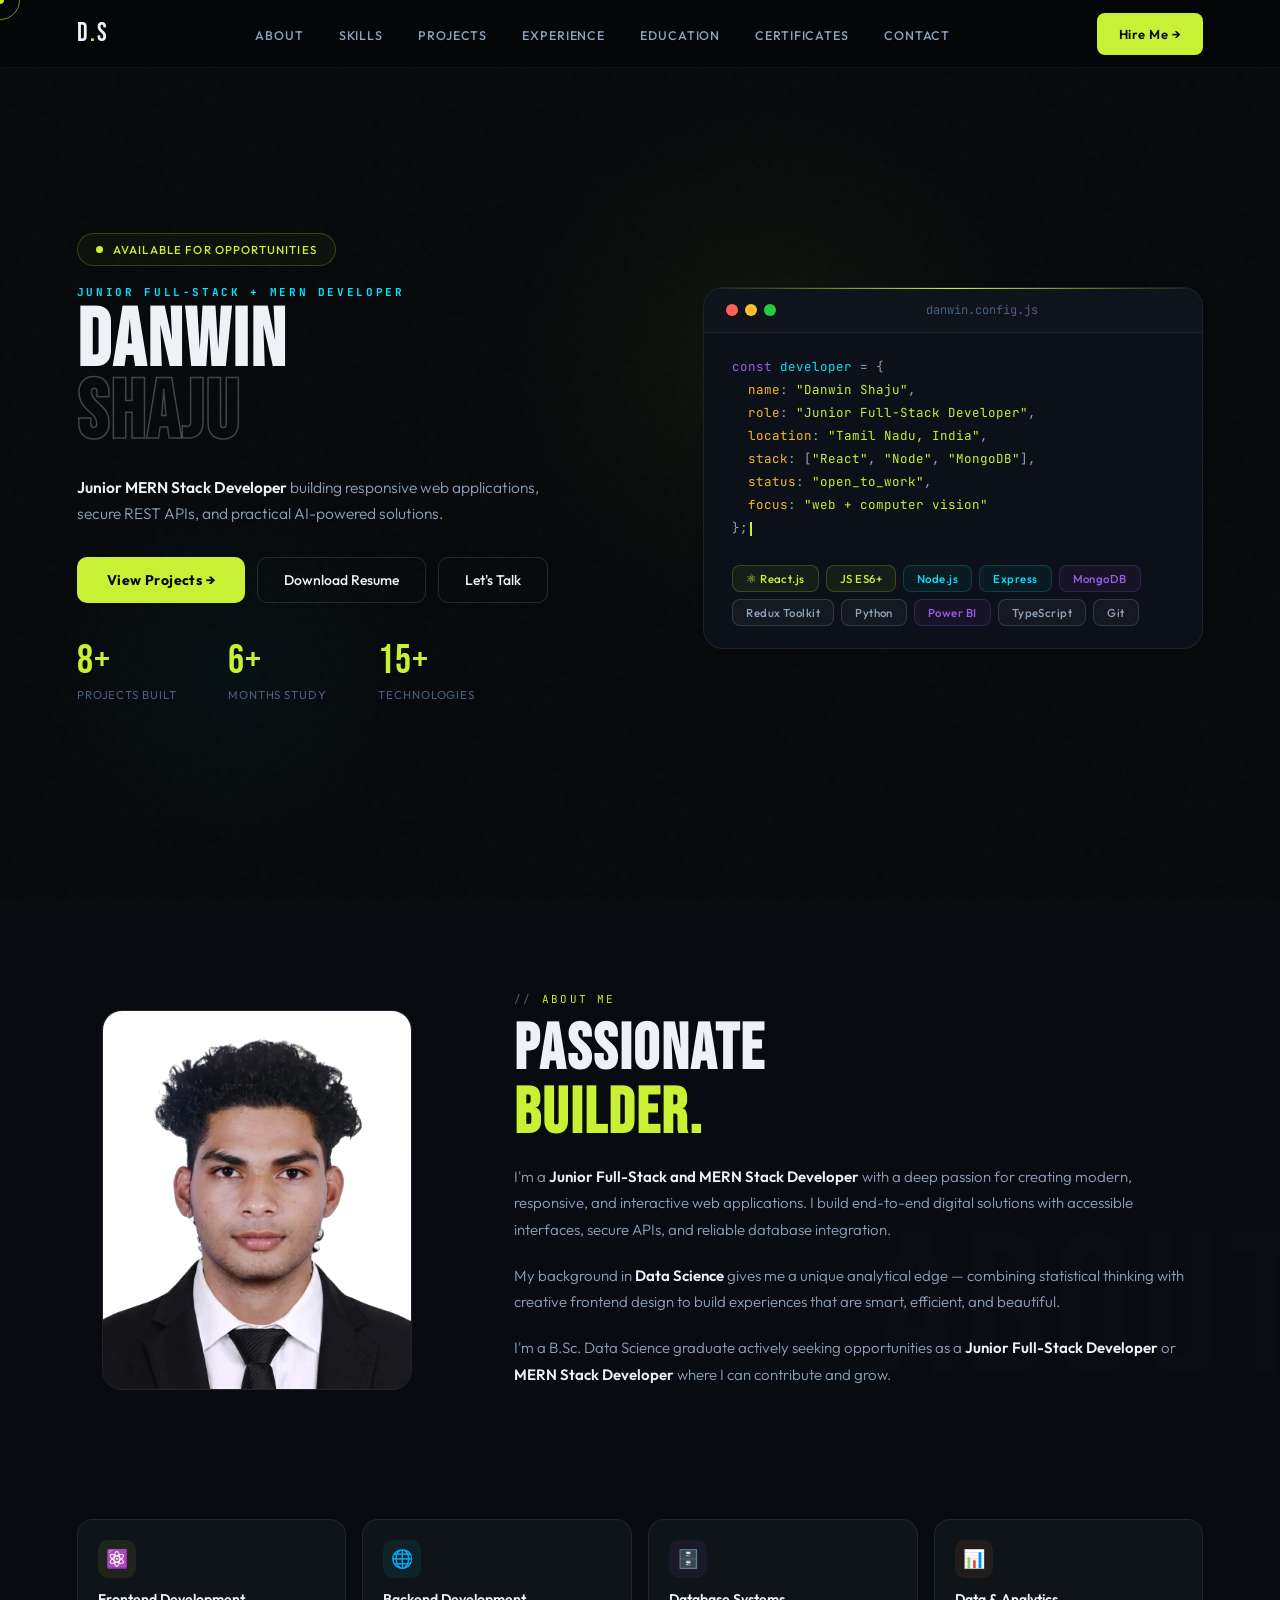
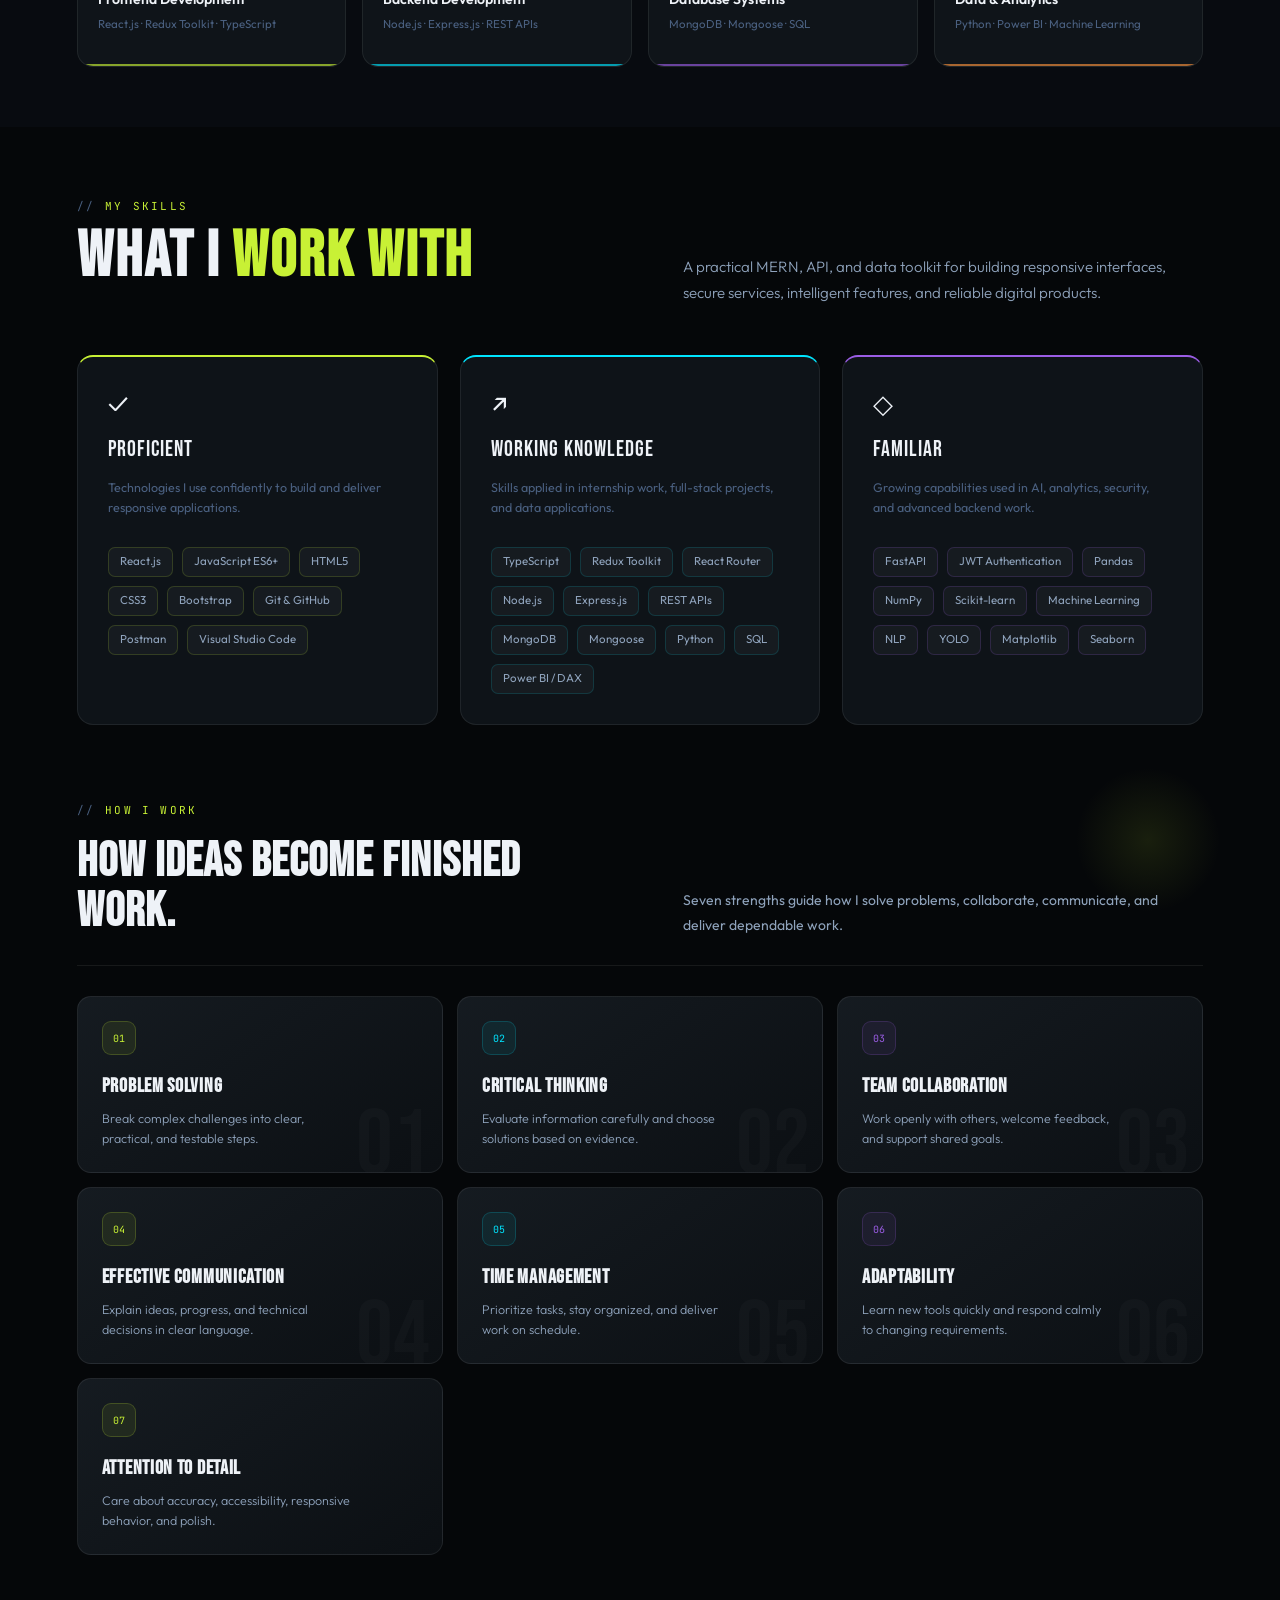
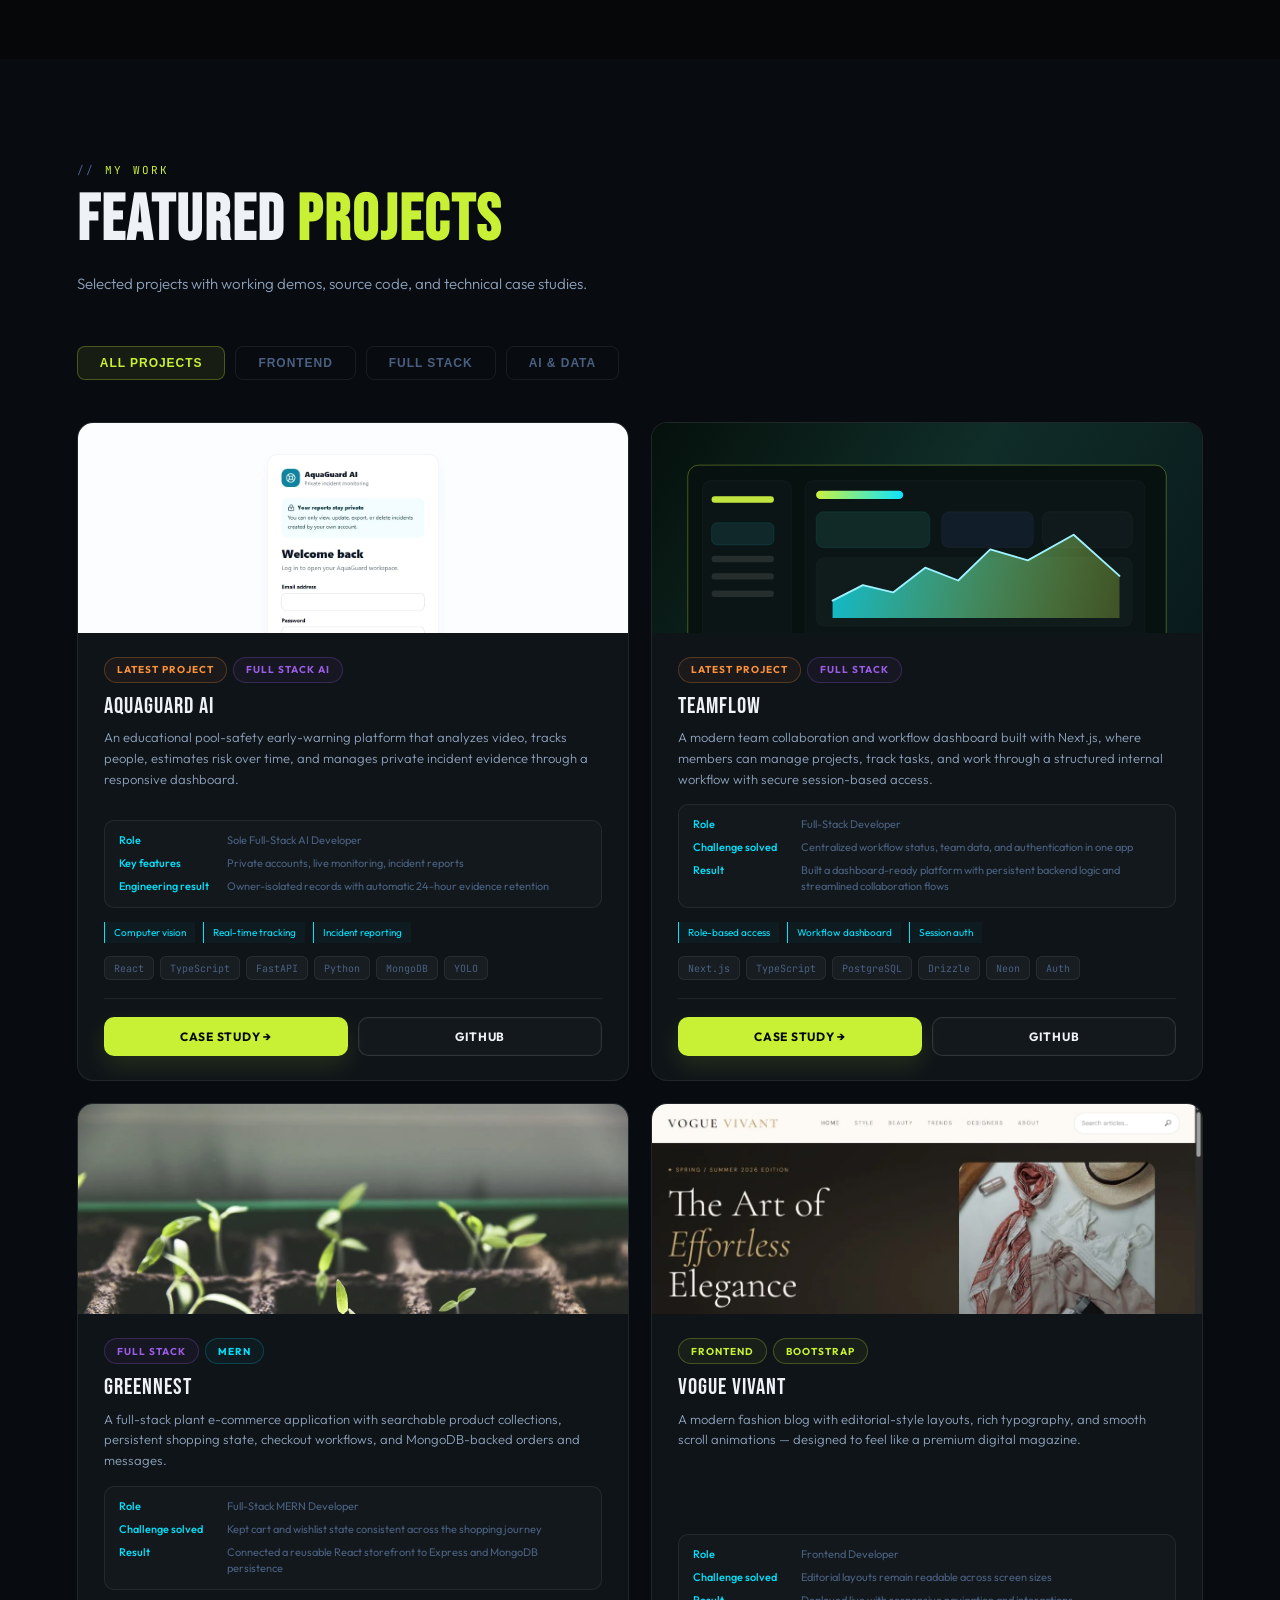
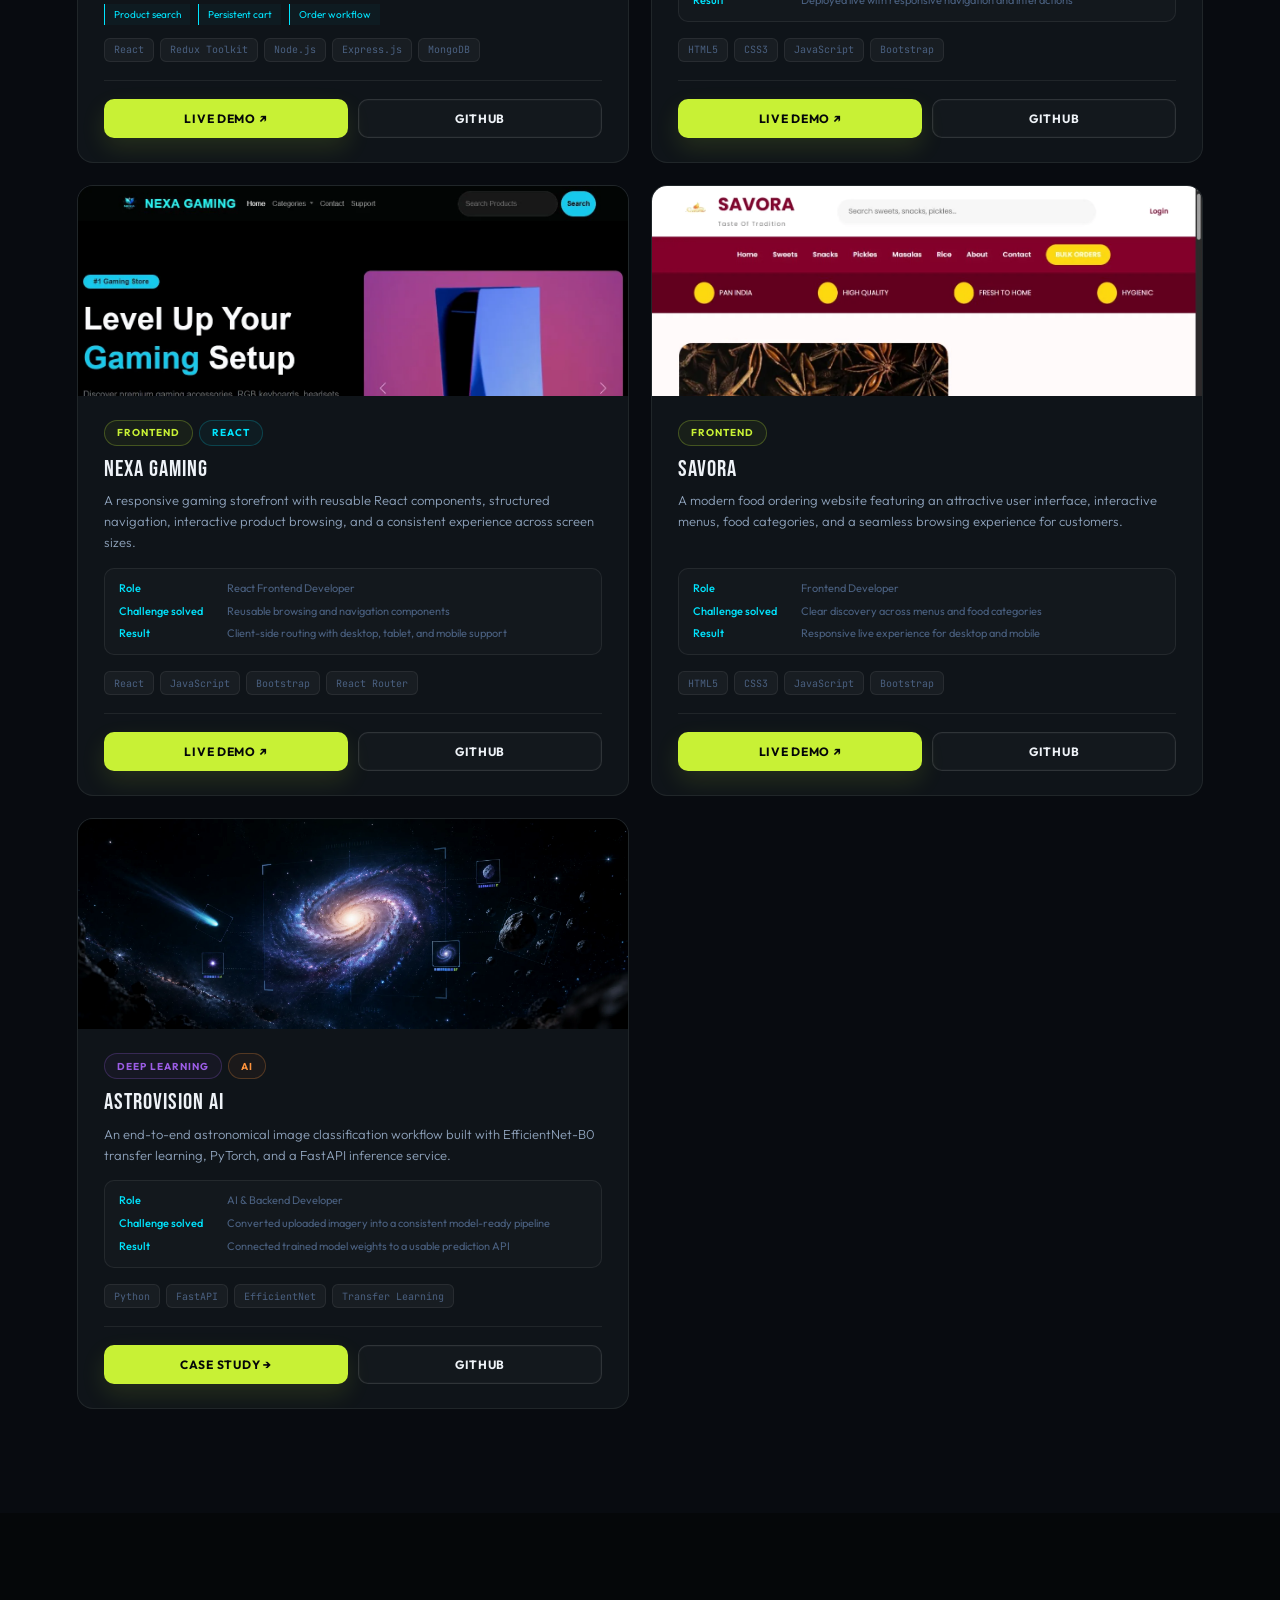
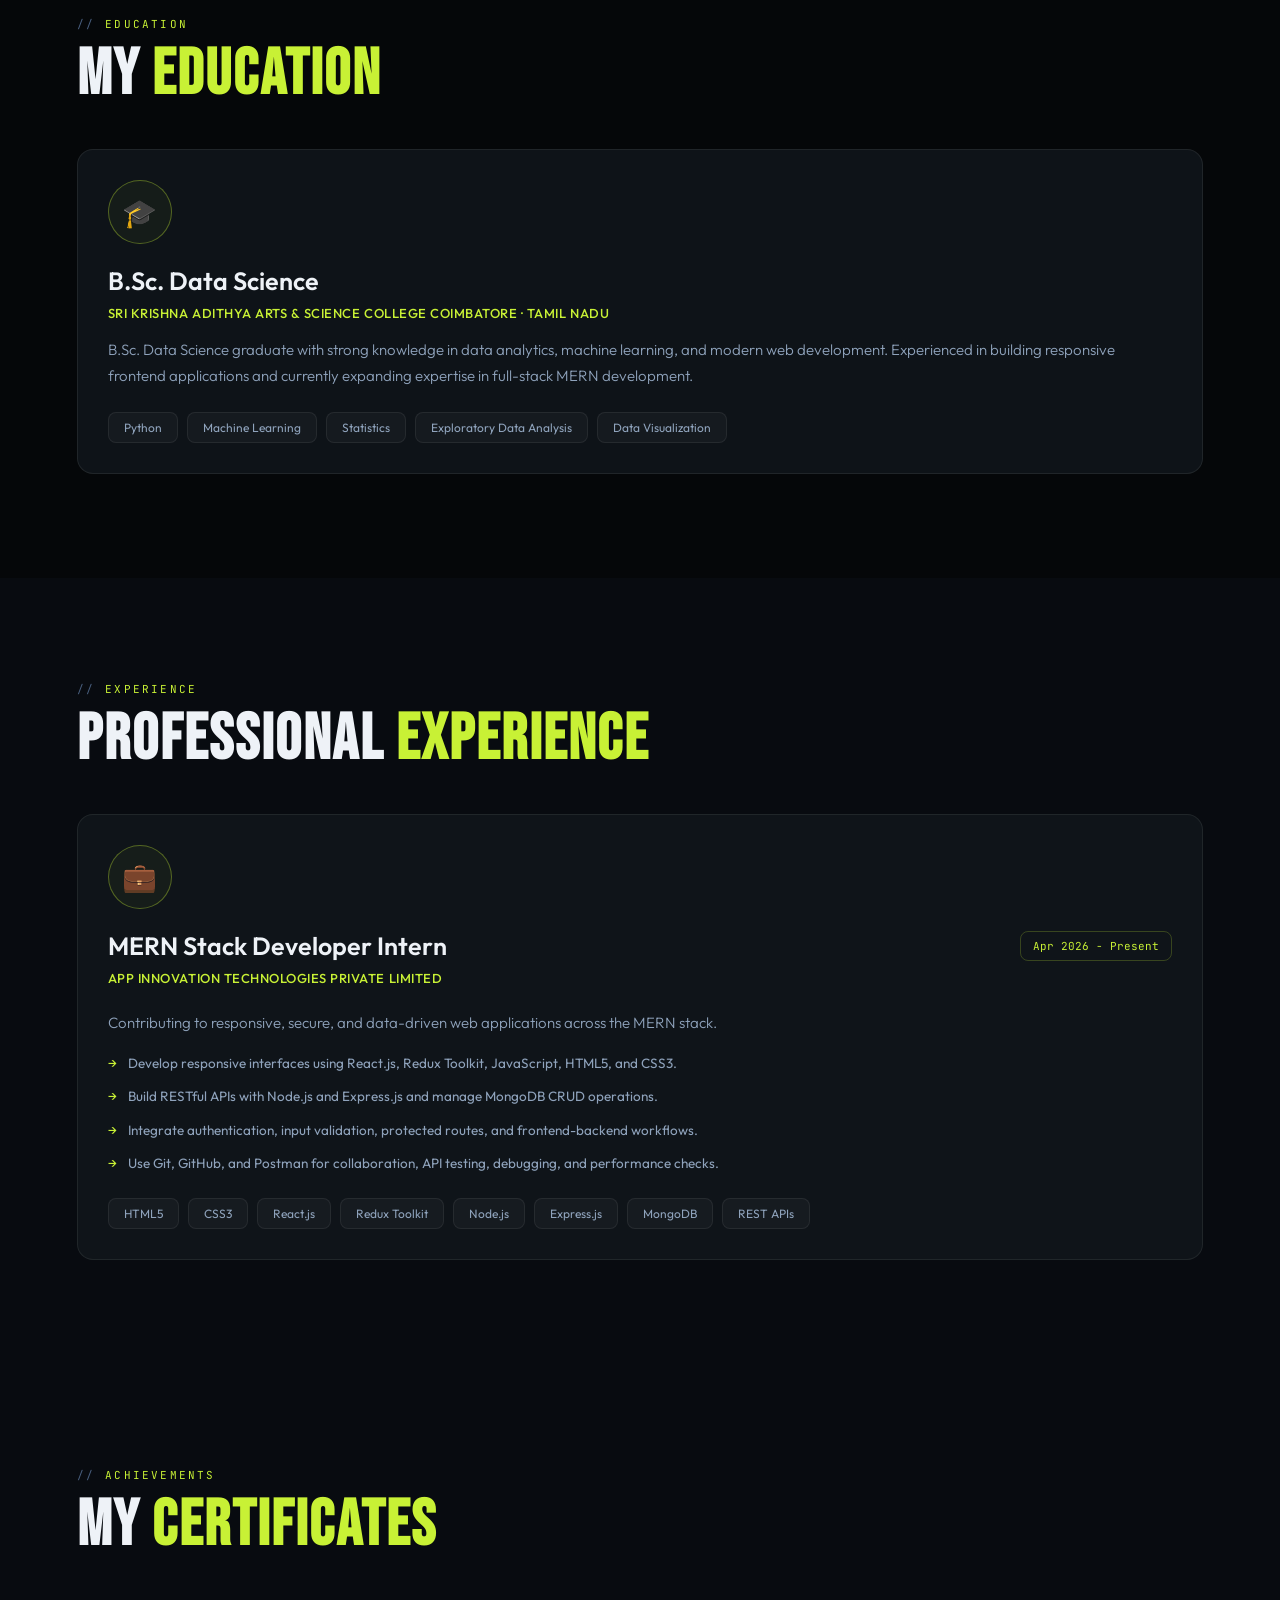
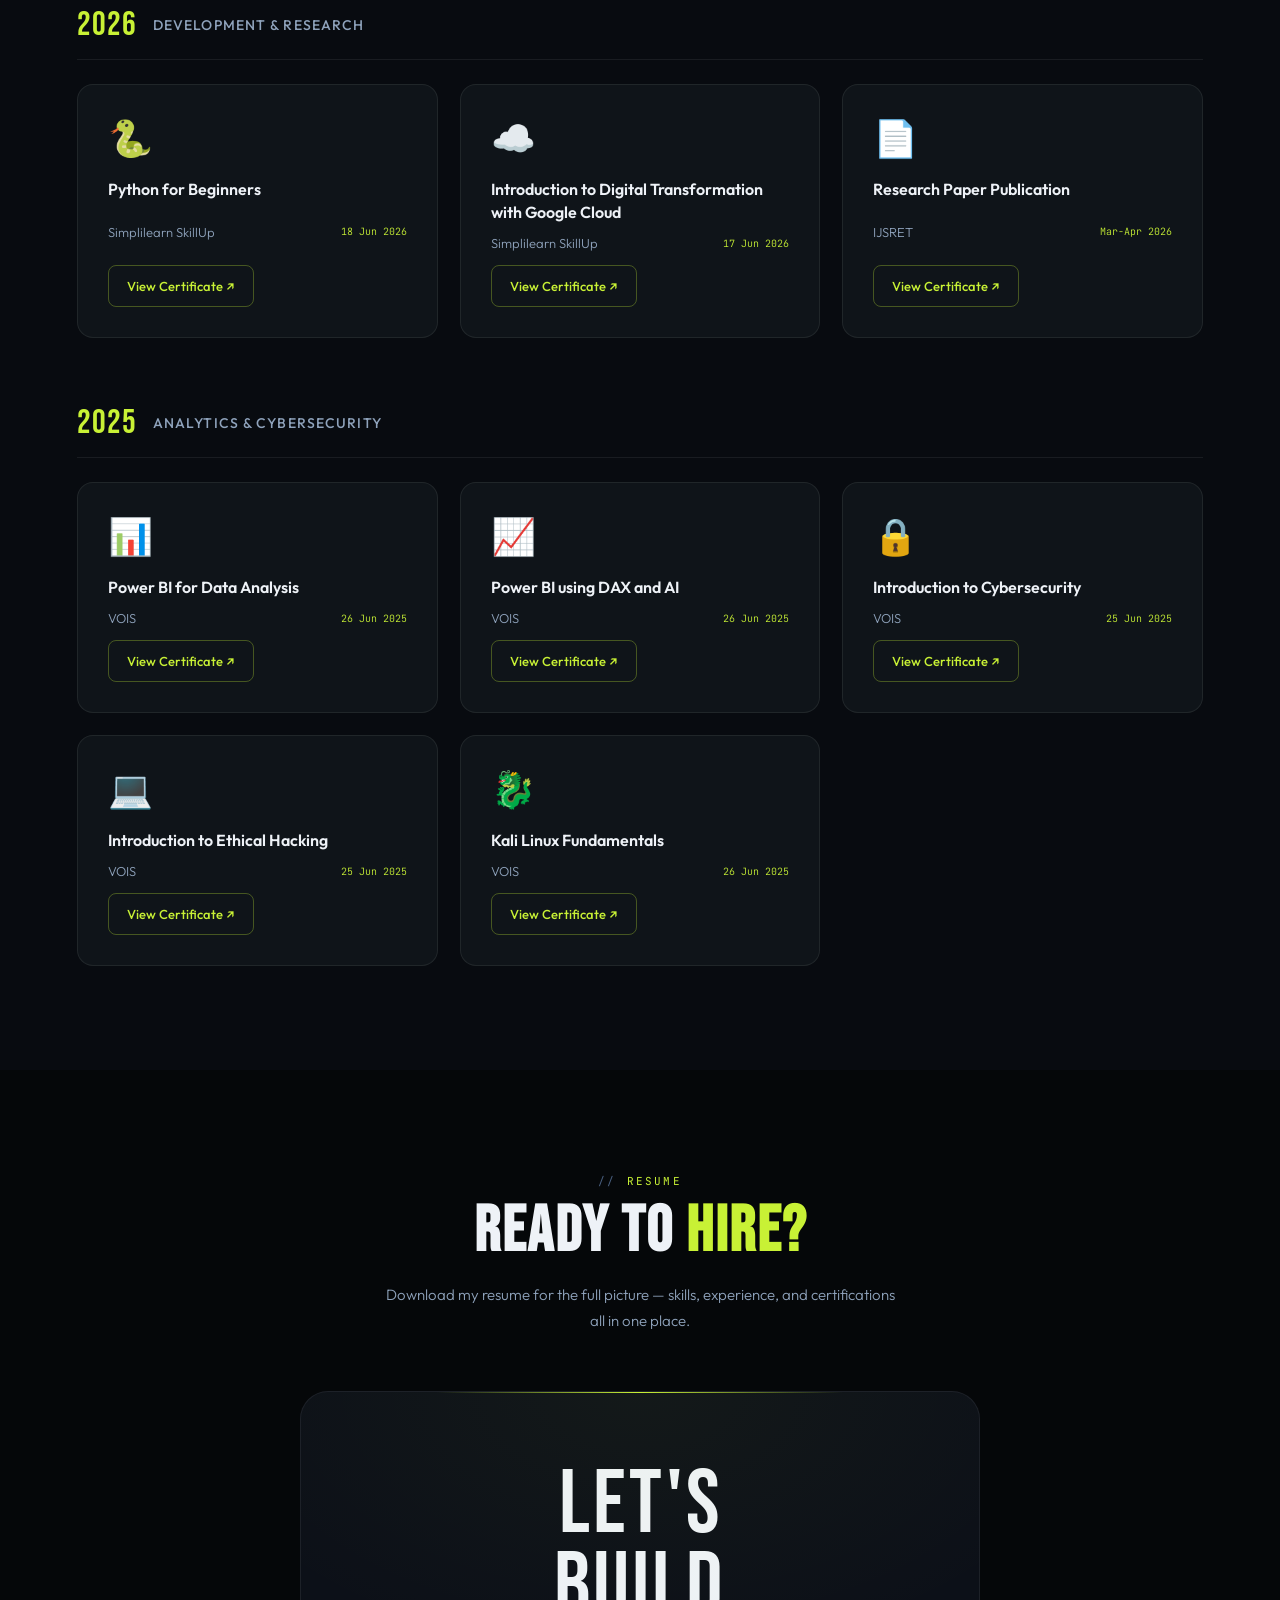
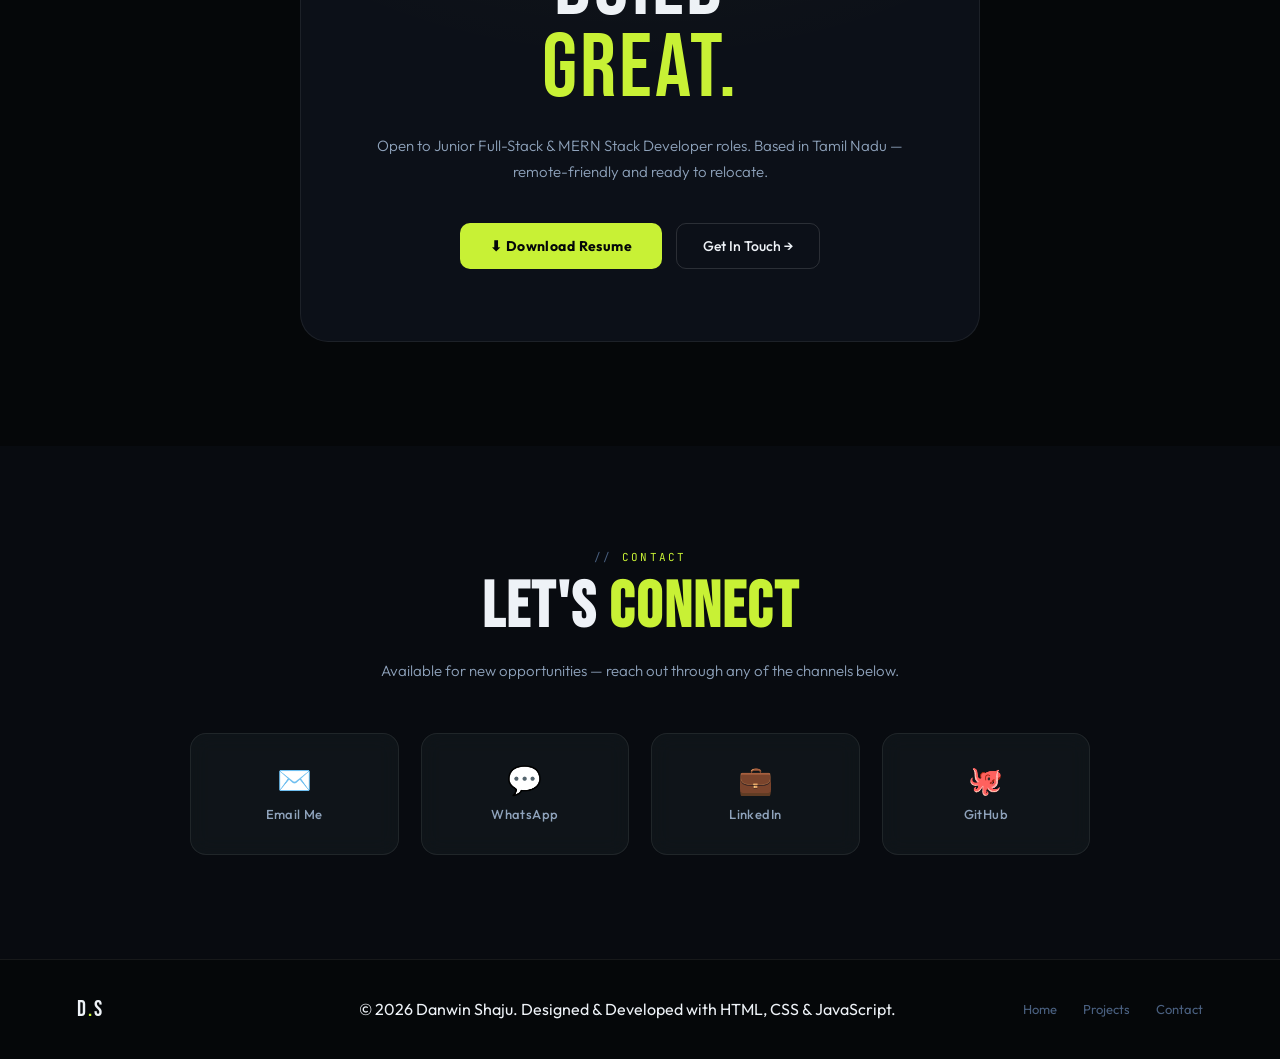
<file: docs/index.html>
<!DOCTYPE html>
<html lang="en">
<head>
<meta charset="UTF-8">
<meta name="viewport" content="width=device-width, initial-scale=1.0">
<meta name="description" content="Portfolio of Danwin Shaju, a junior full-stack and MERN stack developer building responsive web applications, secure APIs, and data-driven products.">
<title>Danwin Shaju | Junior Full-Stack &amp; MERN Developer</title>
<link rel="preconnect" href="https://fonts.googleapis.com">
<link rel="preconnect" href="https://fonts.gstatic.com" crossorigin>
<link href="https://fonts.googleapis.com/css2?family=Bebas+Neue&family=Outfit:wght@300;400;500;600;700&family=JetBrains+Mono:wght@400;500&display=swap" rel="stylesheet">
<link rel="stylesheet" href="./about.css?v=20260924-2">
</head>
<body>

<div class="cursor cursor-dot" id="cursorDot"></div>
<div class="cursor cursor-ring" id="cursorRing"></div>
<div id="progress"></div>

<!-- NAV -->
<nav>
  <a href="#hero" class="nav-logo">D<em>.</em>S</a>

  <ul class="nav-links">
    <li><a href="#about">About</a></li>
    <li><a href="#skills">Skills</a></li>
    <li><a href="#projects">Projects</a></li>
    <li><a href="#experience">Experience</a></li>
    <li><a href="#education">Education</a></li>
    <li><a href="#certifications">Certificates</a></li>
    <li><a href="#contact">Contact</a></li>
  </ul>

  <div class="nav-actions">
  <div class="hire-menu-wrap">
    <button class="nav-hire" id="hireMenuButton" type="button" aria-haspopup="menu" aria-expanded="false" aria-controls="hireMenu">
      Hire Me →
    </button>
    <div class="hire-menu" id="hireMenu" role="menu" aria-hidden="true">
      <div class="hire-menu-heading">Choose how to connect</div>
      <a href="mailto:danwin212@gmail.com?subject=Portfolio%20Opportunity" role="menuitem" class="hire-option">
        <span class="hire-option-icon">✉</span>
        <span><strong>Email</strong><small>danwin212@gmail.com</small></span>
      </a>
      <a href="https://wa.me/918270386569?text=Hi%20Danwin%2C%20I%20visited%20your%20portfolio%20and%20would%20like%20to%20connect." target="_blank" rel="noopener" role="menuitem" class="hire-option">
        <span class="hire-option-icon">💬</span>
        <span><strong>WhatsApp</strong><small>+91 82703 86569</small></span>
      </a>
    </div>
  </div>
  <button class="menu-toggle" id="menuToggle" type="button" aria-label="Open navigation" aria-expanded="false" aria-controls="mobileNav"><span></span><span></span></button>
  </div>
</nav>

<div class="mobile-nav" id="mobileNav" aria-hidden="true">
  <a href="#about">About</a><a href="#skills">Skills</a><a href="#projects">Projects</a><a href="#experience">Experience</a>
  <a href="#education">Education</a><a href="#certifications">Certificates</a><a href="#contact">Contact</a>
</div>

<!-- HERO -->
<section id="hero">
  <div class="hero-noise"></div>
  <div class="hero-glow"></div>
  <div class="hero-glow2"></div>

  <div class="hero-left reveal">
    <div class="hero-status">
      <span class="hero-status-dot"></span>
      Available for opportunities
    </div>
    <h1 class="hero-name">
      <span class="hero-kicker">JUNIOR FULL-STACK + MERN DEVELOPER</span>
      <span class="filled">DANWIN</span>
      <span class="outline">SHAJU</span>
    </h1>
    <p class="hero-desc">
      <strong>Junior MERN Stack Developer</strong> building responsive web applications, secure REST APIs, and practical AI-powered solutions.
    </p>
    <div class="hero-actions">
      <a href="#projects" class="btn-lime">View Projects →</a>
      <a href="./assets/Danwin_Shaju_Resume.pdf" download class="btn-ghost">Download Resume</a>
      <a href="#contact" class="btn-ghost">Let's Talk</a>
    </div>
    <div class="hero-stats">
      <div class="stat-block">
        <div class="stat-num">8+</div>
        <div class="stat-lbl">Projects Built</div>
      </div>
      <div class="stat-block">
        <div class="stat-num">6+</div>
        <div class="stat-lbl">Months Study</div>
      </div>
      <div class="stat-block">
        <div class="stat-num">15+</div>
        <div class="stat-lbl">Technologies</div>
      </div>
    </div>
  </div>

  <div class="hero-right reveal d2">
    <div class="code-card">
      <div class="code-topbar">
        <div class="code-dots">
          <div class="code-dot" style="background:#ff5f57"></div>
          <div class="code-dot" style="background:#febc2e"></div>
          <div class="code-dot" style="background:#28c840"></div>
        </div>
        <span class="code-title">danwin.config.js</span>
      </div>
      <div class="code-body">
        <span class="c-key">const</span> <span class="c-val">developer</span> <span class="c-brace">= {</span><br>
        &nbsp;&nbsp;<span class="c-key2">name</span><span class="c-brace">:</span> <span class="c-str">"Danwin Shaju"</span><span class="c-brace">,</span><br>
        &nbsp;&nbsp;<span class="c-key2">role</span><span class="c-brace">:</span> <span class="c-str">"Junior Full-Stack Developer"</span><span class="c-brace">,</span><br>
        &nbsp;&nbsp;<span class="c-key2">location</span><span class="c-brace">:</span> <span class="c-str">"Tamil Nadu, India"</span><span class="c-brace">,</span><br>
        &nbsp;&nbsp;<span class="c-key2">stack</span><span class="c-brace">:</span> <span class="c-brace">[</span><span class="c-str">"React"</span><span class="c-brace">,</span> <span class="c-str">"Node"</span><span class="c-brace">,</span> <span class="c-str">"MongoDB"</span><span class="c-brace">],</span><br>
        &nbsp;&nbsp;<span class="c-key2">status</span><span class="c-brace">:</span> <span class="c-str">"open_to_work"</span><span class="c-brace">,</span><br>
        &nbsp;&nbsp;<span class="c-key2">focus</span><span class="c-brace">:</span> <span class="c-str">"web + computer vision"</span><br>
        <span class="c-brace">};</span><span class="typing-cursor"></span>
      </div>
      <div class="tech-badges">
        <span class="tech-badge tb-lime">⚛ React.js</span>
        <span class="tech-badge tb-lime">JS ES6+</span>
        <span class="tech-badge tb-cyan">Node.js</span>
        <span class="tech-badge tb-cyan">Express</span>
        <span class="tech-badge tb-purple">MongoDB</span>
        <span class="tech-badge tb-white">Redux Toolkit</span>
        <span class="tech-badge tb-white">Python</span>
        <span class="tech-badge tb-purple">Power BI</span>
        <span class="tech-badge tb-white">TypeScript</span>
        <span class="tech-badge tb-white">Git</span>
      </div>
    </div>
  </div>
</section>

<!-- ABOUT -->
<section id="about">
  <div class="about-inner">
    <div class="about-visual-side reveal">
      <div class="about-photo-wrap">
        <div class="about-photo-frame">
          <img src="./assets/pfp2.webp" alt="Danwin Shaju"
               onerror="this.style.display='none';this.nextElementSibling.style.display='flex'">
          <div class="about-initials" style="display:none">DS</div>
        </div>
      </div>
    </div>

    <div class="about-text-side reveal d2">
      <div class="section-label">About Me</div>
      <h2 class="section-heading">Passionate<br><span>Builder.</span></h2>
      <p>I'm a <strong>Junior Full-Stack and MERN Stack Developer</strong> with a deep passion for creating modern, responsive, and interactive web applications. I build end-to-end digital solutions with accessible interfaces, secure APIs, and reliable database integration.</p>
      <p>My background in <strong>Data Science</strong> gives me a unique analytical edge — combining statistical thinking with creative frontend design to build experiences that are smart, efficient, and beautiful.</p>
      <p>I'm a B.Sc. Data Science graduate actively seeking opportunities as a <strong>Junior Full-Stack Developer</strong> or <strong>MERN Stack Developer</strong> where I can contribute and grow.</p>
    </div>
    <div class="about-highlights reveal">
      <div class="hl-card">
        <div class="hl-icon lime">⚛️</div>
        <div class="hl-name">Frontend Development</div>
        <div class="hl-sub">React.js · Redux Toolkit · TypeScript</div>
      </div>
      <div class="hl-card">
        <div class="hl-icon cyan">🌐</div>
        <div class="hl-name">Backend Development</div>
        <div class="hl-sub">Node.js · Express.js · REST APIs</div>
      </div>
      <div class="hl-card">
        <div class="hl-icon purple">🗄️</div>
        <div class="hl-name">Database Systems</div>
        <div class="hl-sub">MongoDB · Mongoose · SQL</div>
      </div>
      <div class="hl-card">
        <div class="hl-icon orange">📊</div>
        <div class="hl-name">Data &amp; Analytics</div>
        <div class="hl-sub">Python · Power BI · Machine Learning</div>
      </div>
    </div>
  </div>
</section>

<!-- SKILLS -->
<section id="skills">
  <div class="inner">
    <div class="skills-header">
      <div class="reveal">
        <div class="section-label">My Skills</div>
        <h2 class="section-heading">What I <span>Work With</span></h2>
      </div>
      <p class="section-sub reveal d2">A practical MERN, API, and data toolkit for building responsive interfaces, secure services, intelligent features, and reliable digital products.</p>
    </div>
    <div class="skills-grid proficiency-grid">
      <div class="skill-panel p-lime reveal d1">
        <span class="sp-icon">✓</span>
        <div class="sp-title">Proficient</div>
        <p class="skill-category-note">Technologies I use confidently to build and deliver responsive applications.</p>
        <div class="skill-tags"><span>React.js</span><span>JavaScript ES6+</span><span>HTML5</span><span>CSS3</span><span>Bootstrap</span><span>Git &amp; GitHub</span><span>Postman</span><span>Visual Studio Code</span></div>
      </div>
      <div class="skill-panel p-cyan reveal d2">
        <span class="sp-icon">↗</span>
        <div class="sp-title">Working Knowledge</div>
        <p class="skill-category-note">Skills applied in internship work, full-stack projects, and data applications.</p>
        <div class="skill-tags"><span>TypeScript</span><span>Redux Toolkit</span><span>React Router</span><span>Node.js</span><span>Express.js</span><span>REST APIs</span><span>MongoDB</span><span>Mongoose</span><span>Python</span><span>SQL</span><span>Power BI / DAX</span></div>
      </div>
      <div class="skill-panel p-purple reveal d3">
        <span class="sp-icon">◇</span>
        <div class="sp-title">Familiar</div>
        <p class="skill-category-note">Growing capabilities used in AI, analytics, security, and advanced backend work.</p>
        <div class="skill-tags"><span>FastAPI</span><span>JWT Authentication</span><span>Pandas</span><span>NumPy</span><span>Scikit-learn</span><span>Machine Learning</span><span>NLP</span><span>YOLO</span><span>Matplotlib</span><span>Seaborn</span></div>
      </div>
    </div>
    <div class="soft-skills reveal">
      <div class="soft-intro">
        <div class="section-label">How I Work</div>
        <h3>How ideas become finished work.</h3>
        <p>Seven strengths guide how I solve problems, collaborate, communicate, and deliver dependable work.</p>
      </div>
      <div class="soft-grid">
        <article class="soft-card"><span>01</span><h4>Problem Solving</h4><p>Break complex challenges into clear, practical, and testable steps.</p></article>
        <article class="soft-card"><span>02</span><h4>Critical Thinking</h4><p>Evaluate information carefully and choose solutions based on evidence.</p></article>
        <article class="soft-card"><span>03</span><h4>Team Collaboration</h4><p>Work openly with others, welcome feedback, and support shared goals.</p></article>
        <article class="soft-card"><span>04</span><h4>Effective Communication</h4><p>Explain ideas, progress, and technical decisions in clear language.</p></article>
        <article class="soft-card"><span>05</span><h4>Time Management</h4><p>Prioritize tasks, stay organized, and deliver work on schedule.</p></article>
        <article class="soft-card"><span>06</span><h4>Adaptability</h4><p>Learn new tools quickly and respond calmly to changing requirements.</p></article>
        <article class="soft-card"><span>07</span><h4>Attention to Detail</h4><p>Care about accuracy, accessibility, responsive behavior, and polish.</p></article>
      </div>
    </div>
  </div>
</section>

<!-- PROJECTS -->
<section id="projects">
  <div class="inner">
    <div class="reveal" style="margin-bottom:48px">
      <div class="section-label">My Work</div>
      <h2 class="section-heading">Featured <span>Projects</span></h2>
      <p class="section-sub">Selected projects with working demos, source code, and technical case studies.</p>
    </div>
    <div class="proj-filters reveal">
      <button class="pf-btn active" onclick="filterProj('all',this)">All Projects</button>
      <button class="pf-btn" onclick="filterProj('frontend',this)">Frontend</button>
      <button class="pf-btn" onclick="filterProj('fullstack',this)">Full Stack</button>
      <button class="pf-btn" onclick="filterProj('ai',this)">AI &amp; Data</button>
    </div>
    <div class="proj-grid" id="proj-grid">

      <div class="proj-card proj-featured reveal d1" data-cat="ai fullstack">
        <div class="proj-thumb project-preview">
          <img src="./assets/project-previews/aquaguard-ai.webp" alt="AquaGuard AI private incident monitoring login interface" loading="lazy">
          <div class="proj-overlay">
            <a href="./aquaguard-case-study.html" class="pov-btn pov-demo">Case Study →</a>
            <a href="https://github.com/Danwinshaju/AquaGuard-AI" target="_blank" rel="noopener" class="pov-btn pov-code">GitHub</a>
          </div>
        </div>
        <div class="proj-body">
          <div class="proj-tags-row"><span class="proj-tag tag-ai">Latest Project</span><span class="proj-tag tag-fs">Full Stack AI</span></div>
          <div class="proj-name">AQUAGUARD AI</div>
          <p class="proj-desc">An educational pool-safety early-warning platform that analyzes video, tracks people, estimates risk over time, and manages private incident evidence through a responsive dashboard.</p>
          <div class="project-evidence"><span><strong>Role</strong>Sole Full-Stack AI Developer</span><span><strong>Key features</strong>Private accounts, live monitoring, incident reports</span><span><strong>Engineering result</strong>Owner-isolated records with automatic 24-hour evidence retention</span></div>
          <div class="project-proof"><span>Computer vision</span><span>Real-time tracking</span><span>Incident reporting</span></div>
          <div class="proj-stack"><span class="ps-chip">React</span><span class="ps-chip">TypeScript</span><span class="ps-chip">FastAPI</span><span class="ps-chip">Python</span><span class="ps-chip">MongoDB</span><span class="ps-chip">YOLO</span></div>
          <div class="proj-actions">
            <a href="./aquaguard-case-study.html" class="proj-link primary-link">Case Study →</a>
            <a href="https://github.com/Danwinshaju/AquaGuard-AI" target="_blank" rel="noopener" class="proj-link secondary-link">GitHub</a>
          </div>
        </div>
      </div>


      <div class="proj-card proj-featured reveal d1" data-cat="fullstack">
        <div class="proj-thumb project-preview">
          <img src="./assets/project-previews/teamflow-dashboard.svg" alt="TeamFlow collaboration dashboard preview" loading="lazy">
          <div class="proj-overlay">
            <a href="./teamflow-case-study.html" class="pov-btn pov-demo">Case Study →</a>
            <a href="https://github.com/Danwinshaju/TeamFlow" target="_blank" rel="noopener" class="pov-btn pov-code">GitHub</a>
          </div>
        </div>
        <div class="proj-body">
          <div class="proj-tags-row">
            <span class="proj-tag tag-ai">Latest Project</span>
            <span class="proj-tag tag-fs">Full Stack</span>
          </div>
          <div class="proj-name">TEAMFLOW</div>
          <p class="proj-desc">A modern team collaboration and workflow dashboard built with Next.js, where members can manage projects, track tasks, and work through a structured internal workflow with secure session-based access.</p>
          <div class="project-evidence"><span><strong>Role</strong>Full-Stack Developer</span><span><strong>Challenge solved</strong>Centralized workflow status, team data, and authentication in one app</span><span><strong>Result</strong>Built a dashboard-ready platform with persistent backend logic and streamlined collaboration flows</span></div>
          <div class="project-proof"><span>Role-based access</span><span>Workflow dashboard</span><span>Session auth</span></div>
          <div class="proj-stack">
            <span class="ps-chip">Next.js</span>
            <span class="ps-chip">TypeScript</span>
            <span class="ps-chip">PostgreSQL</span>
            <span class="ps-chip">Drizzle</span>
            <span class="ps-chip">Neon</span>
            <span class="ps-chip">Auth</span>
          </div>
          <div class="proj-actions">
            <a href="./teamflow-case-study.html" class="proj-link primary-link">Case Study →</a>
            <a href="https://github.com/Danwinshaju/TeamFlow" target="_blank" rel="noopener" class="proj-link secondary-link">GitHub</a>
          </div>
        </div>
      </div>


      <div class="proj-card reveal d1" data-cat="fullstack">
        <div class="proj-thumb project-preview">
          <img src="./assets/project-previews/greennest.webp" alt="GreenNest seedlings growing in biodegradable plant pots" loading="lazy">
          <div class="proj-overlay">
            <a href="https://danwinshaju.github.io/GreenNest/" target="_blank" rel="noopener" class="pov-btn pov-demo">Live Demo ↗</a>
            <a href="https://github.com/Danwinshaju/GreenNest" target="_blank" rel="noopener" class="pov-btn pov-code">GitHub</a>
          </div>
        </div>
        <div class="proj-body">
          <div class="proj-tags-row">
            <span class="proj-tag tag-fs">Full Stack</span>
            <span class="proj-tag tag-mern">MERN</span>
          </div>
          <div class="proj-name">GREENNEST</div>
          <p class="proj-desc">A full-stack plant e-commerce application with searchable product collections, persistent shopping state, checkout workflows, and MongoDB-backed orders and messages.</p>
          <div class="project-evidence"><span><strong>Role</strong>Full-Stack MERN Developer</span><span><strong>Challenge solved</strong>Kept cart and wishlist state consistent across the shopping journey</span><span><strong>Result</strong>Connected a reusable React storefront to Express and MongoDB persistence</span></div>
          <div class="project-proof"><span>Product search</span><span>Persistent cart</span><span>Order workflow</span></div>
          <div class="proj-stack">
            <span class="ps-chip">React</span>
            <span class="ps-chip">Redux Toolkit</span>
            <span class="ps-chip">Node.js</span>
            <span class="ps-chip">Express.js</span>
            <span class="ps-chip">MongoDB</span>
          </div>
          <div class="proj-actions">
            <a href="https://danwinshaju.github.io/GreenNest/" target="_blank" rel="noopener" class="proj-link primary-link">Live Demo ↗</a>
            <a href="https://github.com/Danwinshaju/GreenNest" target="_blank" rel="noopener" class="proj-link secondary-link">GitHub</a>
          </div>
        </div>
      </div>


      <div class="proj-card reveal d1" data-cat="frontend">
        <div class="proj-thumb project-preview">
          <img src="./assets/project-previews/vogue-vivant.webp" alt="Vogue Vivant fashion blog homepage" loading="lazy">
          <div class="proj-overlay">
            <a href="https://danwinshaju.github.io/vogue-vivant/" target="_blank" rel="noopener" class="pov-btn pov-demo">Live Demo ↗</a>
            <a href="https://github.com/Danwinshaju/vogue-vivant" target="_blank" rel="noopener" class="pov-btn pov-code">GitHub</a>
          </div>
        </div>
        <div class="proj-body">
          <div class="proj-tags-row">
            <span class="proj-tag tag-fe">Frontend</span>
            <span class="proj-tag tag-fe">Bootstrap</span>
          </div>
          <div class="proj-name">VOGUE VIVANT</div>
          <p class="proj-desc">A modern fashion blog with editorial-style layouts, rich typography, and smooth scroll animations — designed to feel like a premium digital magazine.</p>
          <div class="project-evidence"><span><strong>Role</strong>Frontend Developer</span><span><strong>Challenge solved</strong>Editorial layouts remain readable across screen sizes</span><span><strong>Result</strong>Deployed live with responsive navigation and interactions</span></div>
          <div class="proj-stack">
            <span class="ps-chip">HTML5</span>
            <span class="ps-chip">CSS3</span>
            <span class="ps-chip">JavaScript</span>
            <span class="ps-chip">Bootstrap</span>
          </div>
          <div class="proj-actions">
            <a href="https://danwinshaju.github.io/vogue-vivant/" target="_blank" rel="noopener" class="proj-link primary-link">Live Demo ↗</a>
            <a href="https://github.com/Danwinshaju/vogue-vivant" target="_blank" rel="noopener" class="proj-link secondary-link">GitHub</a>
          </div>
        </div>
      </div>

      <div class="proj-card reveal d2" data-cat="frontend">
        <div class="proj-thumb project-preview">
          <img src="./assets/project-previews/nexa-gaming.webp" alt="NEXA Gaming responsive storefront homepage" loading="lazy">
          <div class="proj-overlay">
            <a href="https://danwinshaju.github.io/NEXA-GAMING-WEB-PAGE/" target="_blank" rel="noopener" class="pov-btn pov-demo">Live Demo ↗</a>
            <a href="https://github.com/Danwinshaju/NEXA-GAMING-WEB-PAGE" target="_blank" rel="noopener" class="pov-btn pov-code">GitHub</a>
          </div>
        </div>
        <div class="proj-body">
          <div class="proj-tags-row">
            <span class="proj-tag tag-fe">Frontend</span>
            <span class="proj-tag tag-mern">React</span>
          </div>
          <div class="proj-name">NEXA GAMING</div>
          <p class="proj-desc">A responsive gaming storefront with reusable React components, structured navigation, interactive product browsing, and a consistent experience across screen sizes.</p>
          <div class="project-evidence"><span><strong>Role</strong>React Frontend Developer</span><span><strong>Challenge solved</strong>Reusable browsing and navigation components</span><span><strong>Result</strong>Client-side routing with desktop, tablet, and mobile support</span></div>
          <div class="proj-stack">
            <span class="ps-chip">React</span>
            <span class="ps-chip">JavaScript</span>
            <span class="ps-chip">Bootstrap</span>
            <span class="ps-chip">React Router</span>
          </div>
          <div class="proj-actions">
            <a href="https://danwinshaju.github.io/NEXA-GAMING-WEB-PAGE/" target="_blank" rel="noopener" class="proj-link primary-link">Live Demo ↗</a>
            <a href="https://github.com/Danwinshaju/NEXA-GAMING-WEB-PAGE" target="_blank" rel="noopener" class="proj-link secondary-link">GitHub</a>
          </div>
        </div>
      </div>

      <div class="proj-card reveal d3" data-cat="frontend">
        <div class="proj-thumb project-preview">
          <img src="./assets/project-previews/savora.webp" alt="Savora food website homepage" loading="lazy">
          <div class="proj-overlay">
            <a href="https://danwinshaju.github.io/savora/" target="_blank" rel="noopener" class="pov-btn pov-demo">Live Demo ↗</a>
            <a href="https://github.com/Danwinshaju/savora" target="_blank" rel="noopener" class="pov-btn pov-code">GitHub</a>
          </div>
        </div>
        <div class="proj-body">
          <div class="proj-tags-row">
            <span class="proj-tag tag-fe">Frontend</span>
          </div>
          <div class="proj-name">SAVORA</div>
          <p class="proj-desc">A modern food ordering website featuring an attractive user interface, interactive menus, food categories, and a seamless browsing experience for customers.</p>
          <div class="project-evidence"><span><strong>Role</strong>Frontend Developer</span><span><strong>Challenge solved</strong>Clear discovery across menus and food categories</span><span><strong>Result</strong>Responsive live experience for desktop and mobile</span></div>
          <div class="proj-stack">
            <span class="ps-chip">HTML5</span>
            <span class="ps-chip">CSS3</span>
            <span class="ps-chip">JavaScript</span>
            <span class="ps-chip">Bootstrap</span>
          </div>
          <div class="proj-actions">
            <a href="https://danwinshaju.github.io/savora/" target="_blank" rel="noopener" class="proj-link primary-link">Live Demo ↗</a>
            <a href="https://github.com/Danwinshaju/savora" target="_blank" rel="noopener" class="proj-link secondary-link">GitHub</a>
          </div>
        </div>
      </div>

      <div class="proj-card reveal d4" data-cat="ai">
        <div class="proj-thumb project-preview">
          <img src="./assets/project-previews/astrovision-ai-cover.webp" alt="AstroVision AI analyzing a galaxy, comet, and asteroids" loading="lazy">
          <div class="proj-overlay">
            <a href="./astrovision-case-study.html" class="pov-btn pov-demo">Case Study →</a>
            <a href="https://github.com/Danwinshaju/AstroVision-AI" target="_blank" rel="noopener" class="pov-btn pov-code">GitHub</a>
          </div>
        </div>
        <div class="proj-body">
          <div class="proj-tags-row">
            <span class="proj-tag tag-fs">Deep Learning</span>
            <span class="proj-tag tag-ai">AI</span>
          </div>
          <div class="proj-name">ASTROVISION AI</div>
          <p class="proj-desc">An end-to-end astronomical image classification workflow built with EfficientNet-B0 transfer learning, PyTorch, and a FastAPI inference service.</p>
          <div class="project-evidence"><span><strong>Role</strong>AI &amp; Backend Developer</span><span><strong>Challenge solved</strong>Converted uploaded imagery into a consistent model-ready pipeline</span><span><strong>Result</strong>Connected trained model weights to a usable prediction API</span></div>
          <div class="proj-stack">
            <span class="ps-chip">Python</span>
            <span class="ps-chip">FastAPI</span>
            <span class="ps-chip">EfficientNet</span>
            <span class="ps-chip">Transfer Learning</span>
          </div>
          <div class="proj-actions">
            <a href="./astrovision-case-study.html" class="proj-link primary-link">Case Study →</a>
            <a href="https://github.com/Danwinshaju/AstroVision-AI" target="_blank" rel="noopener" class="proj-link secondary-link">GitHub</a>
          </div>
        </div>
      </div>

    </div>
  </div>
</section>

<!-- EDUCATION -->
<section id="education" class="info-section">
  <div class="inner">
    <div class="reveal">
      <div class="section-label">Education</div>
      <h2 class="section-heading">My <span>Education</span></h2>
    </div>
    <div class="info-card reveal d2">
      <div class="card-icon">🎓</div>
      <h3>B.Sc. Data Science</h3>
      <h4>Sri Krishna Adithya Arts & Science College Coimbatore · Tamil Nadu</h4>
      <p>B.Sc. Data Science graduate with strong knowledge in data analytics, machine learning, and modern web development. Experienced in building responsive frontend applications and currently expanding expertise in full-stack MERN development.</p>
      <div class="tags">
        <span>Python</span>
        <span>Machine Learning</span>
        <span>Statistics</span>
        <span>Exploratory Data Analysis</span>
        <span>Data Visualization</span>
      </div>
    </div>
  </div>
</section>

<!-- EXPERIENCE -->
<section id="experience" class="info-section alt">
  <div class="inner">
    <div class="reveal">
      <div class="section-label">Experience</div>
      <h2 class="section-heading">Professional <span>Experience</span></h2>
    </div>
    <div class="info-card reveal d2">
      <div class="card-icon">💼</div>
      <div class="experience-heading"><div><h3>MERN Stack Developer Intern</h3><h4>App Innovation Technologies Private Limited</h4></div><span class="experience-date">Apr 2026 - Present</span></div>
      <p class="experience-summary">Contributing to responsive, secure, and data-driven web applications across the MERN stack.</p>
      <ul class="experience-list">
        <li>Develop responsive interfaces using React.js, Redux Toolkit, JavaScript, HTML5, and CSS3.</li>
        <li>Build RESTful APIs with Node.js and Express.js and manage MongoDB CRUD operations.</li>
        <li>Integrate authentication, input validation, protected routes, and frontend-backend workflows.</li>
        <li>Use Git, GitHub, and Postman for collaboration, API testing, debugging, and performance checks.</li>
      </ul>
      <div class="tags">
        <span>HTML5</span>
        <span>CSS3</span>
        <span>React.js</span>
        <span>Redux Toolkit</span>
        <span>Node.js</span>
        <span>Express.js</span>
        <span>MongoDB</span>
        <span>REST APIs</span>
      </div>
    </div>
  </div>
</section>

<!-- CERTIFICATIONS -->
<section id="certifications">
  <div class="inner">
    <div class="reveal">
      <div class="section-label">Achievements</div>
      <h2 class="section-heading">My <span>Certificates</span></h2>
    </div>
    <div class="certificate-group reveal">
      <div class="certificate-group-heading"><span>2026</span><h3>Development &amp; Research</h3></div>
      <div class="cert-grid">
      <div class="cert-card reveal d1">
        <span class="cert-icon">🐍</span>
        <h3>Python for Beginners</h3>
        <p class="cert-meta">Simplilearn SkillUp <span>18 Jun 2026</span></p>
        <a href="https://raw.githubusercontent.com/Danwinshaju/Danwin-portfolio/main/assets/certificates/previews/python-for-beginners.webp" target="_blank" rel="noopener" class="cert-link">View Certificate ↗</a>
      </div>
      <div class="cert-card reveal d2">
        <span class="cert-icon">☁️</span>
        <h3>Introduction to Digital Transformation with Google Cloud</h3>
        <p class="cert-meta">Simplilearn SkillUp <span>17 Jun 2026</span></p>
        <a href="https://raw.githubusercontent.com/Danwinshaju/Danwin-portfolio/main/assets/certificates/previews/google-cloud-digital-transformation.webp" target="_blank" rel="noopener" class="cert-link">View Certificate ↗</a>
      </div>
      <div class="cert-card reveal d3">
        <span class="cert-icon">📄</span>
        <h3>Research Paper Publication</h3>
        <p class="cert-meta">IJSRET <span>Mar-Apr 2026</span></p>
        <a href="https://raw.githubusercontent.com/Danwinshaju/Danwin-portfolio/main/assets/certificates/previews/paper-presentation.webp" target="_blank" rel="noopener" class="cert-link">View Certificate ↗</a>
      </div>
      </div>
    </div>
    <div class="certificate-group reveal d2">
      <div class="certificate-group-heading"><span>2025</span><h3>Analytics &amp; Cybersecurity</h3></div>
      <div class="cert-grid">
      <div class="cert-card reveal d1">
        <span class="cert-icon">📊</span>
        <h3>Power BI for Data Analysis</h3>
        <p class="cert-meta">VOIS <span>26 Jun 2025</span></p>
        <a href="https://raw.githubusercontent.com/Danwinshaju/Danwin-portfolio/main/assets/certificates/previews/power-bi-data-analysis.webp" target="_blank" rel="noopener" class="cert-link">View Certificate ↗</a>
      </div>
      <div class="cert-card reveal d2">
        <span class="cert-icon">📈</span>
        <h3>Power BI using DAX and AI</h3>
        <p class="cert-meta">VOIS <span>26 Jun 2025</span></p>
        <a href="https://raw.githubusercontent.com/Danwinshaju/Danwin-portfolio/main/assets/certificates/previews/power-bi-dax-ai.webp" target="_blank" rel="noopener" class="cert-link">View Certificate ↗</a>
      </div>
      <div class="cert-card reveal d3">
        <span class="cert-icon">🔒</span>
        <h3>Introduction to Cybersecurity</h3>
        <p class="cert-meta">VOIS <span>25 Jun 2025</span></p>
        <a href="https://raw.githubusercontent.com/Danwinshaju/Danwin-portfolio/main/assets/certificates/previews/introduction-to-cybersecurity.webp" target="_blank" rel="noopener" class="cert-link">View Certificate ↗</a>
      </div>
      <div class="cert-card reveal d4">
        <span class="cert-icon">💻</span>
        <h3>Introduction to Ethical Hacking</h3>
        <p class="cert-meta">VOIS <span>25 Jun 2025</span></p>
        <a href="https://raw.githubusercontent.com/Danwinshaju/Danwin-portfolio/main/assets/certificates/previews/introduction-to-ethical-hacking.webp" target="_blank" rel="noopener" class="cert-link">View Certificate ↗</a>
      </div>
      <div class="cert-card reveal d5">
        <span class="cert-icon">🐉</span>
        <h3>Kali Linux Fundamentals</h3>
        <p class="cert-meta">VOIS <span>26 Jun 2025</span></p>
        <a href="https://raw.githubusercontent.com/Danwinshaju/Danwin-portfolio/main/assets/certificates/previews/kali-linux-fundamentals.webp" target="_blank" rel="noopener" class="cert-link">View Certificate ↗</a>
      </div>
      </div>
    </div>
  </div>
</section>

<!-- RESUME CTA -->
<section id="resume">
  <div class="resume-inner">
    <div class="reveal">
      <div class="section-label" style="justify-content:center">Resume</div>
      <h2 class="section-heading" style="text-align:center">Ready to <span>Hire?</span></h2>
      <p class="section-sub" style="margin:0 auto;text-align:center">Download my resume for the full picture — skills, experience, and certifications all in one place.</p>
    </div>
    <div class="resume-box reveal d2">
      <div class="rb-big">LET'S<br>BUILD<br><span>GREAT.</span></div>
      <p class="rb-sub">Open to Junior Full-Stack &amp; MERN Stack Developer roles. Based in Tamil Nadu — remote-friendly and ready to relocate.</p>
      <div class="rb-btns">
        <a href="./assets/Danwin_Shaju_Resume.pdf" download class="btn-lime">⬇ Download Resume</a>
        <a href="#contact" class="btn-ghost">Get In Touch →</a>
      </div>
    </div>
  </div>
</section>

<!-- CONTACT -->
<section id="contact">
  <div class="contact-inner">
    <div class="contact-heading-row reveal">
      <div class="section-label" style="justify-content:center">Contact</div>
      <h2 class="section-heading" style="text-align:center">Let's <span>Connect</span></h2>
      <p class="section-sub" style="margin:0 auto;text-align:center">Available for new opportunities — reach out through any of the channels below.</p>
    </div>
    <div class="contact-grid reveal d2">
      <a href="mailto:danwin212@gmail.com" class="contact-link">
        <span class="cl-icon">✉️</span>
        <span class="cl-label">Email Me</span>
      </a>
      <a href="https://wa.me/918270386569" target="_blank" class="contact-link">
        <span class="cl-icon">💬</span>
        <span class="cl-label">WhatsApp</span>
      </a>
      <a href="https://www.linkedin.com/in/danwin-shaju/" target="_blank" class="contact-link">
        <span class="cl-icon">💼</span>
        <span class="cl-label">LinkedIn</span>
      </a>
      <a href="https://github.com/Danwinshaju" target="_blank" class="contact-link">
        <span class="cl-icon">🐙</span>
        <span class="cl-label">GitHub</span>
      </a>
    </div>
  </div>
</section>

<!-- FOOTER -->
<footer>
  <div class="footer-logo">D<em>.</em>S</div>
  <p class="footer-txt">
  <p>© 2026 Danwin Shaju. Designed & Developed with HTML, CSS & JavaScript.</p>
  <div class="footer-links">
    <a href="#hero">Home</a>
    <a href="#projects">Projects</a>
    <a href="#contact">Contact</a>
  </div>
</footer>

<button class="back-to-top" id="backToTop" type="button" aria-label="Back to top">&uarr;</button>

<script>
// Hire Me contact chooser
const hireMenuButton=document.getElementById('hireMenuButton');
const hireMenu=document.getElementById('hireMenu');
function closeHireMenu(){
  hireMenu.classList.remove('open');
  hireMenuButton.setAttribute('aria-expanded','false');
  hireMenu.setAttribute('aria-hidden','true');
}
hireMenuButton.addEventListener('click',event=>{
  event.stopPropagation();
  const isOpen=hireMenu.classList.toggle('open');
  hireMenuButton.setAttribute('aria-expanded',String(isOpen));
  hireMenu.setAttribute('aria-hidden',String(!isOpen));
  if(isOpen) hireMenu.querySelector('a').focus();
});
hireMenu.addEventListener('click',event=>event.stopPropagation());
hireMenu.querySelectorAll('a').forEach(link=>link.addEventListener('click',closeHireMenu));
document.addEventListener('click',closeHireMenu);
document.addEventListener('keydown',event=>{
  if(event.key==='Escape'&&hireMenu.classList.contains('open')){
    closeHireMenu();
    hireMenuButton.focus();
  }
});

// Responsive navigation
const menuToggle=document.getElementById('menuToggle');
const mobileNav=document.getElementById('mobileNav');
function closeMobileNav(){
  menuToggle.classList.remove('open');
  mobileNav.classList.remove('open');
  menuToggle.setAttribute('aria-expanded','false');
  menuToggle.setAttribute('aria-label','Open navigation');
  mobileNav.setAttribute('aria-hidden','true');
  document.body.classList.remove('menu-open');
}
menuToggle.addEventListener('click',()=>{
  const isOpen=mobileNav.classList.toggle('open');
  menuToggle.classList.toggle('open',isOpen);
  menuToggle.setAttribute('aria-expanded',String(isOpen));
  menuToggle.setAttribute('aria-label',isOpen?'Close navigation':'Open navigation');
  mobileNav.setAttribute('aria-hidden',String(!isOpen));
  document.body.classList.toggle('menu-open',isOpen);
});
mobileNav.querySelectorAll('a').forEach(link=>link.addEventListener('click',closeMobileNav));
document.addEventListener('keydown',event=>{if(event.key==='Escape')closeMobileNav()});

// Custom cursor
const dot = document.getElementById('cursorDot');
const ring = document.getElementById('cursorRing');
let mx=0,my=0,rx=0,ry=0;
document.addEventListener('mousemove',e=>{
  mx=e.clientX; my=e.clientY;
  dot.style.left=mx+'px'; dot.style.top=my+'px';
});
(function animateRing(){
  rx+=(mx-rx)*.12; ry+=(my-ry)*.12;
  ring.style.left=rx+'px'; ring.style.top=ry+'px';
  requestAnimationFrame(animateRing);
})();
document.querySelectorAll('a,button,.pf-btn').forEach(el=>{
  el.addEventListener('mouseenter',()=>{ring.style.width='60px';ring.style.height='60px';ring.style.opacity='.4'});
  el.addEventListener('mouseleave',()=>{ring.style.width='40px';ring.style.height='40px';ring.style.opacity='.6'});
});

// Progress bar
window.addEventListener('scroll',()=>{
  const s=document.documentElement.scrollTop;
  const h=document.documentElement.scrollHeight-window.innerHeight;
  document.getElementById('progress').style.width=(s/h*100)+'%';
  document.querySelector('nav').classList.toggle('nav-scrolled',s>24);
  document.getElementById('backToTop').classList.toggle('visible',s>650);
});

document.getElementById('backToTop').addEventListener('click',()=>window.scrollTo({top:0,behavior:'smooth'}));

// Reveal + skill bars
const obs=new IntersectionObserver(entries=>{
  entries.forEach(e=>{
    if(e.isIntersecting){
      e.target.classList.add('show');
      e.target.querySelectorAll('.sr-fill').forEach(bar=>{
        setTimeout(()=>{ bar.style.width=bar.dataset.w+'%'; },200);
      });
      obs.unobserve(e.target);
    }
  });
},{threshold:.1});
document.querySelectorAll('.reveal').forEach(el=>obs.observe(el));

// Project filter
function filterProj(cat,btn){
  document.querySelectorAll('.pf-btn').forEach(b=>b.classList.remove('active'));
  btn.classList.add('active');
  document.querySelectorAll('.proj-card').forEach(card=>{
    if(cat==='all'||card.dataset.cat.split(' ').includes(cat)){
      card.style.display='flex';
      card.style.opacity='0';card.style.transform='translateY(16px)';
      setTimeout(()=>{
        card.style.transition='opacity .4s,transform .4s';
        card.style.opacity='1';card.style.transform='translateY(0)';
      },40);
    } else {
      card.style.display='none';
    }
  });
}

// Active nav highlight
const secs=document.querySelectorAll('section[id]');
const navAs=document.querySelectorAll('.nav-links a');
window.addEventListener('scroll',()=>{
  let cur='';
  secs.forEach(s=>{ if(window.scrollY>=s.offsetTop-100) cur=s.id; });
  navAs.forEach(a=>{
    a.style.color=a.getAttribute('href')==='#'+cur?'var(--lime)':'';
  });
});
</script>
</body>
</html>
</file>
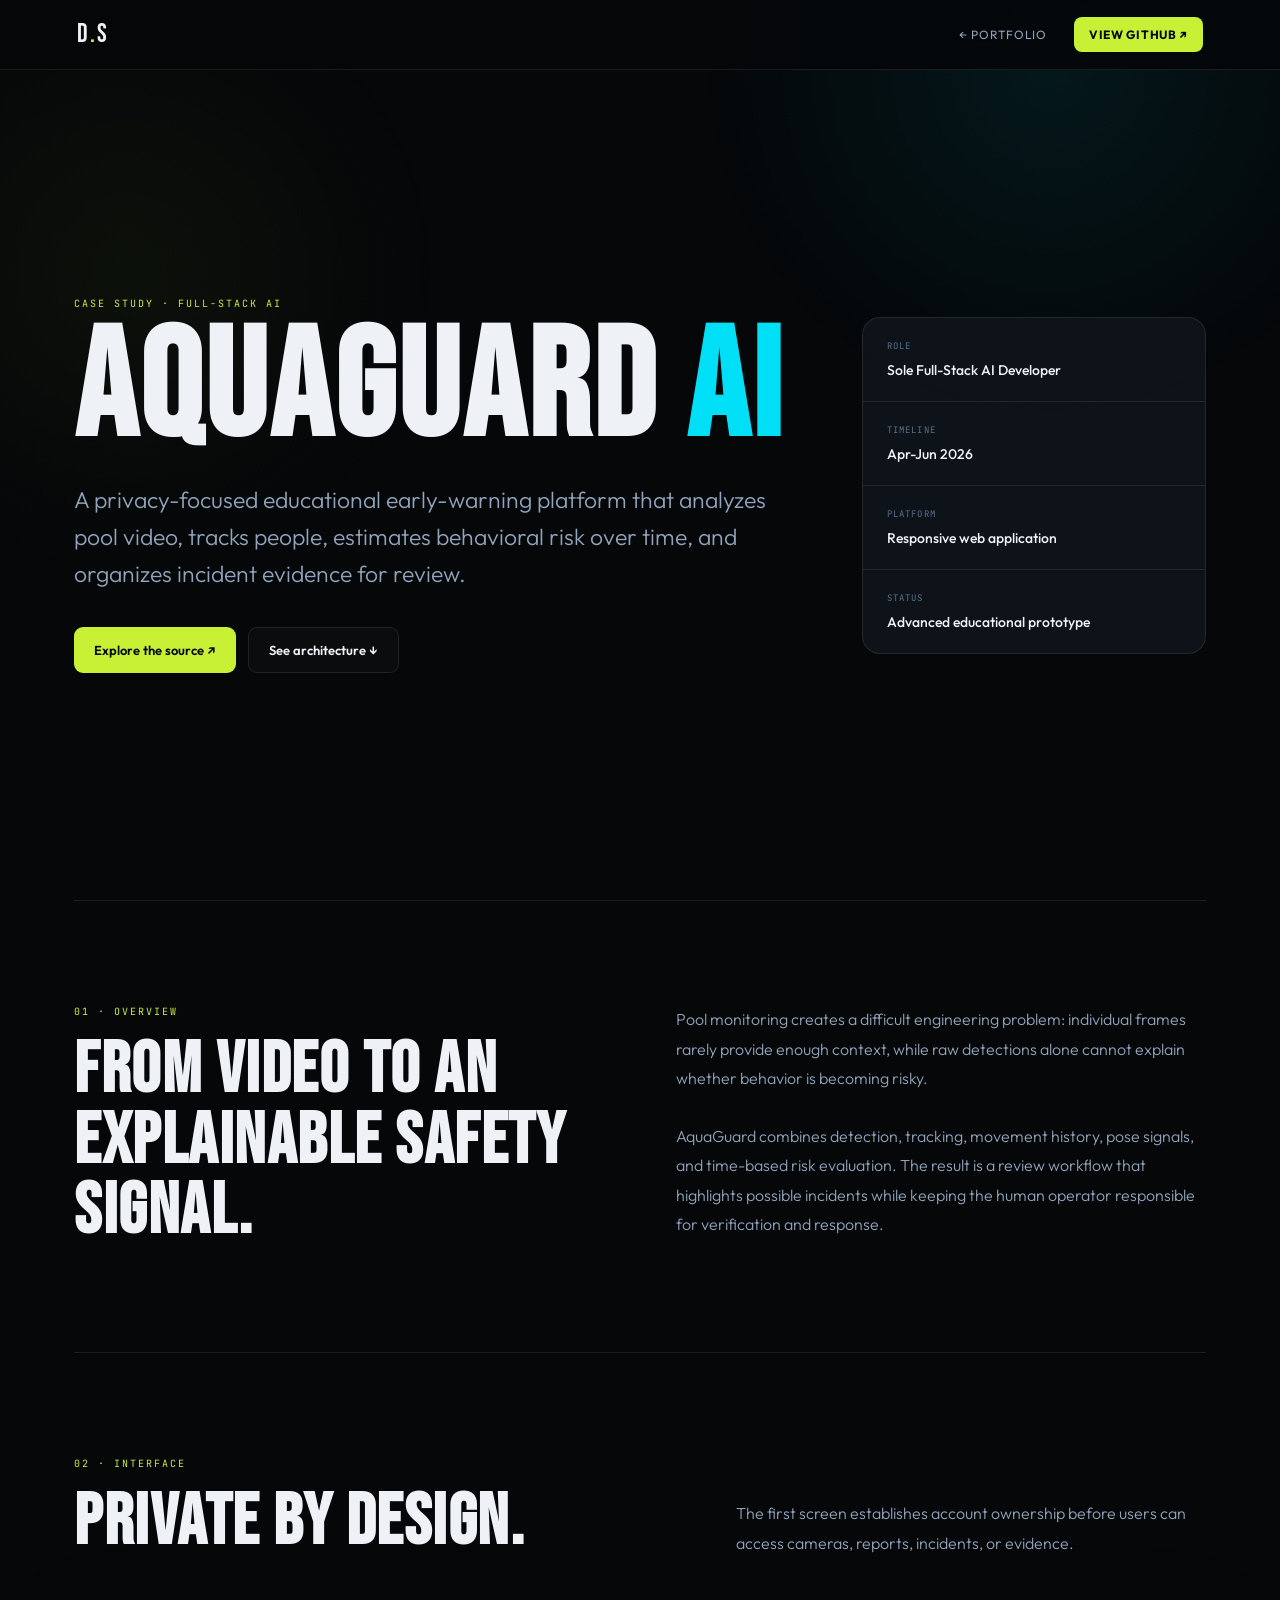
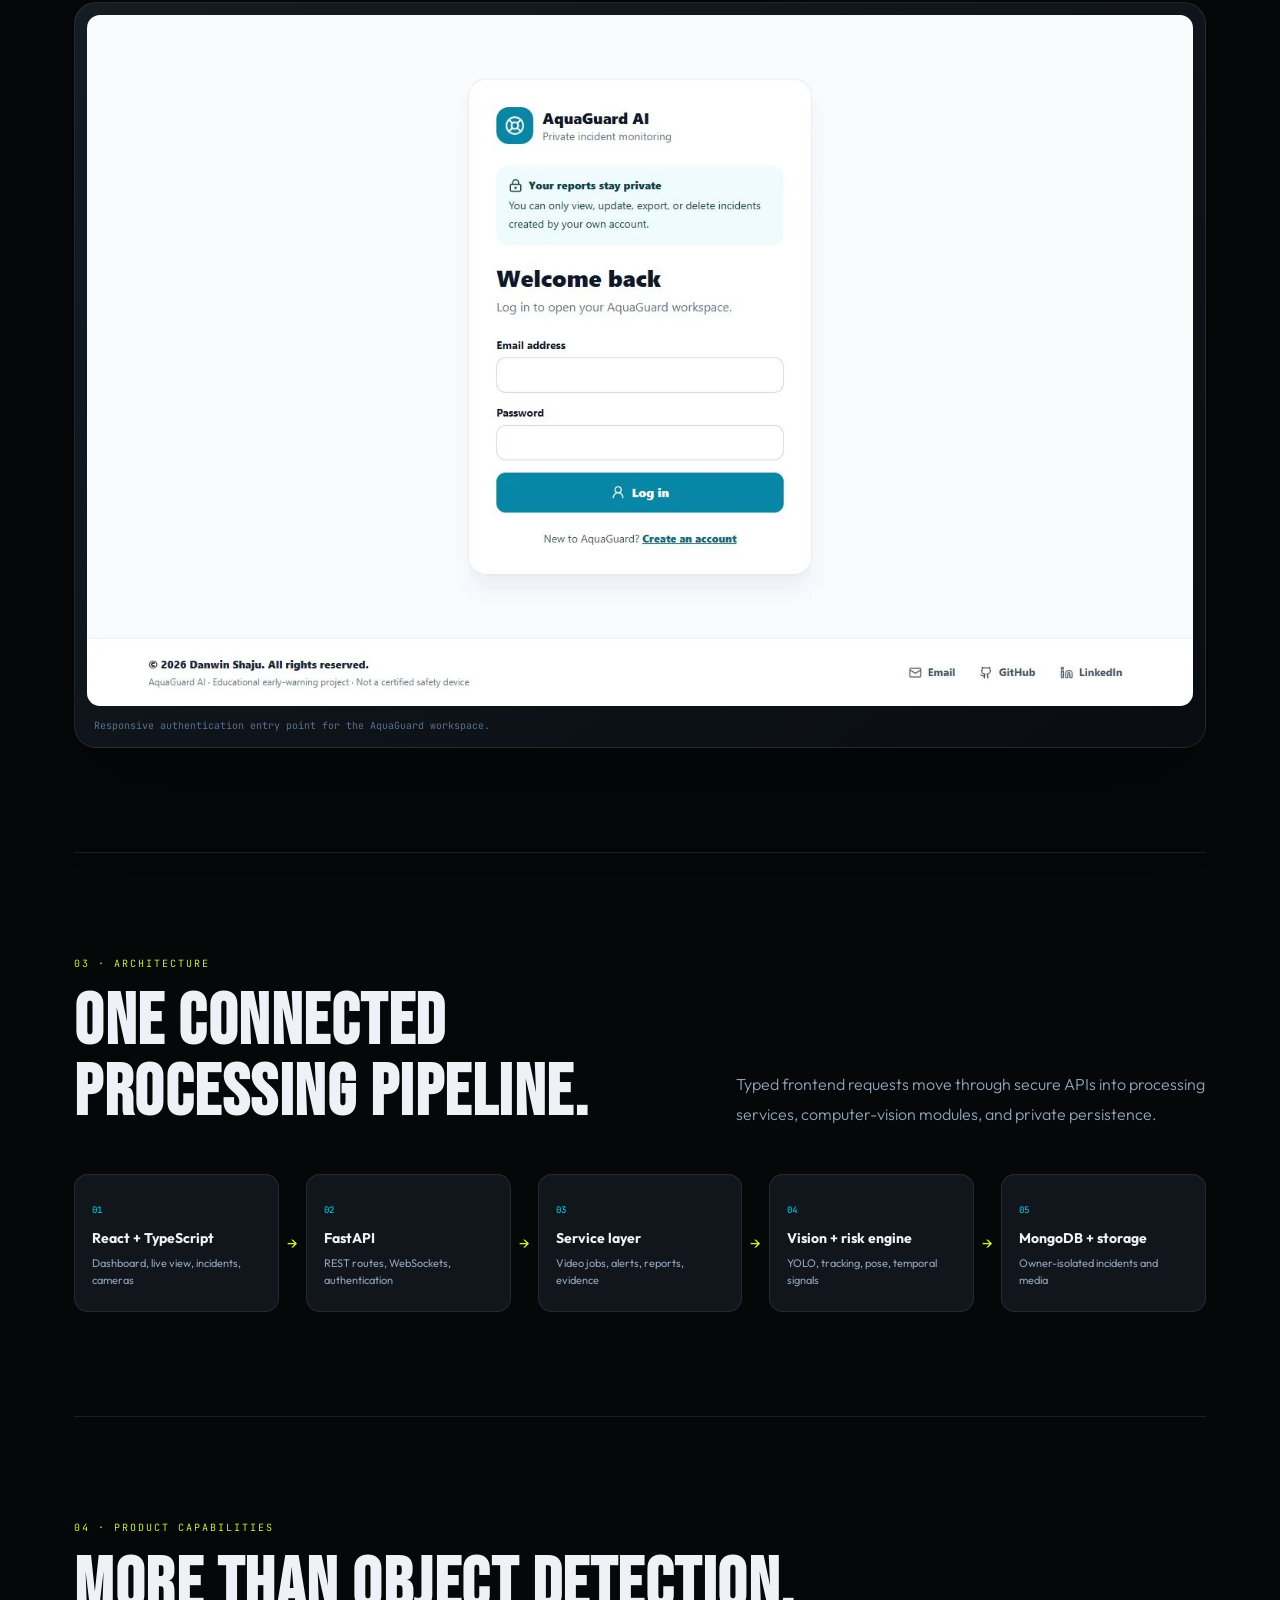
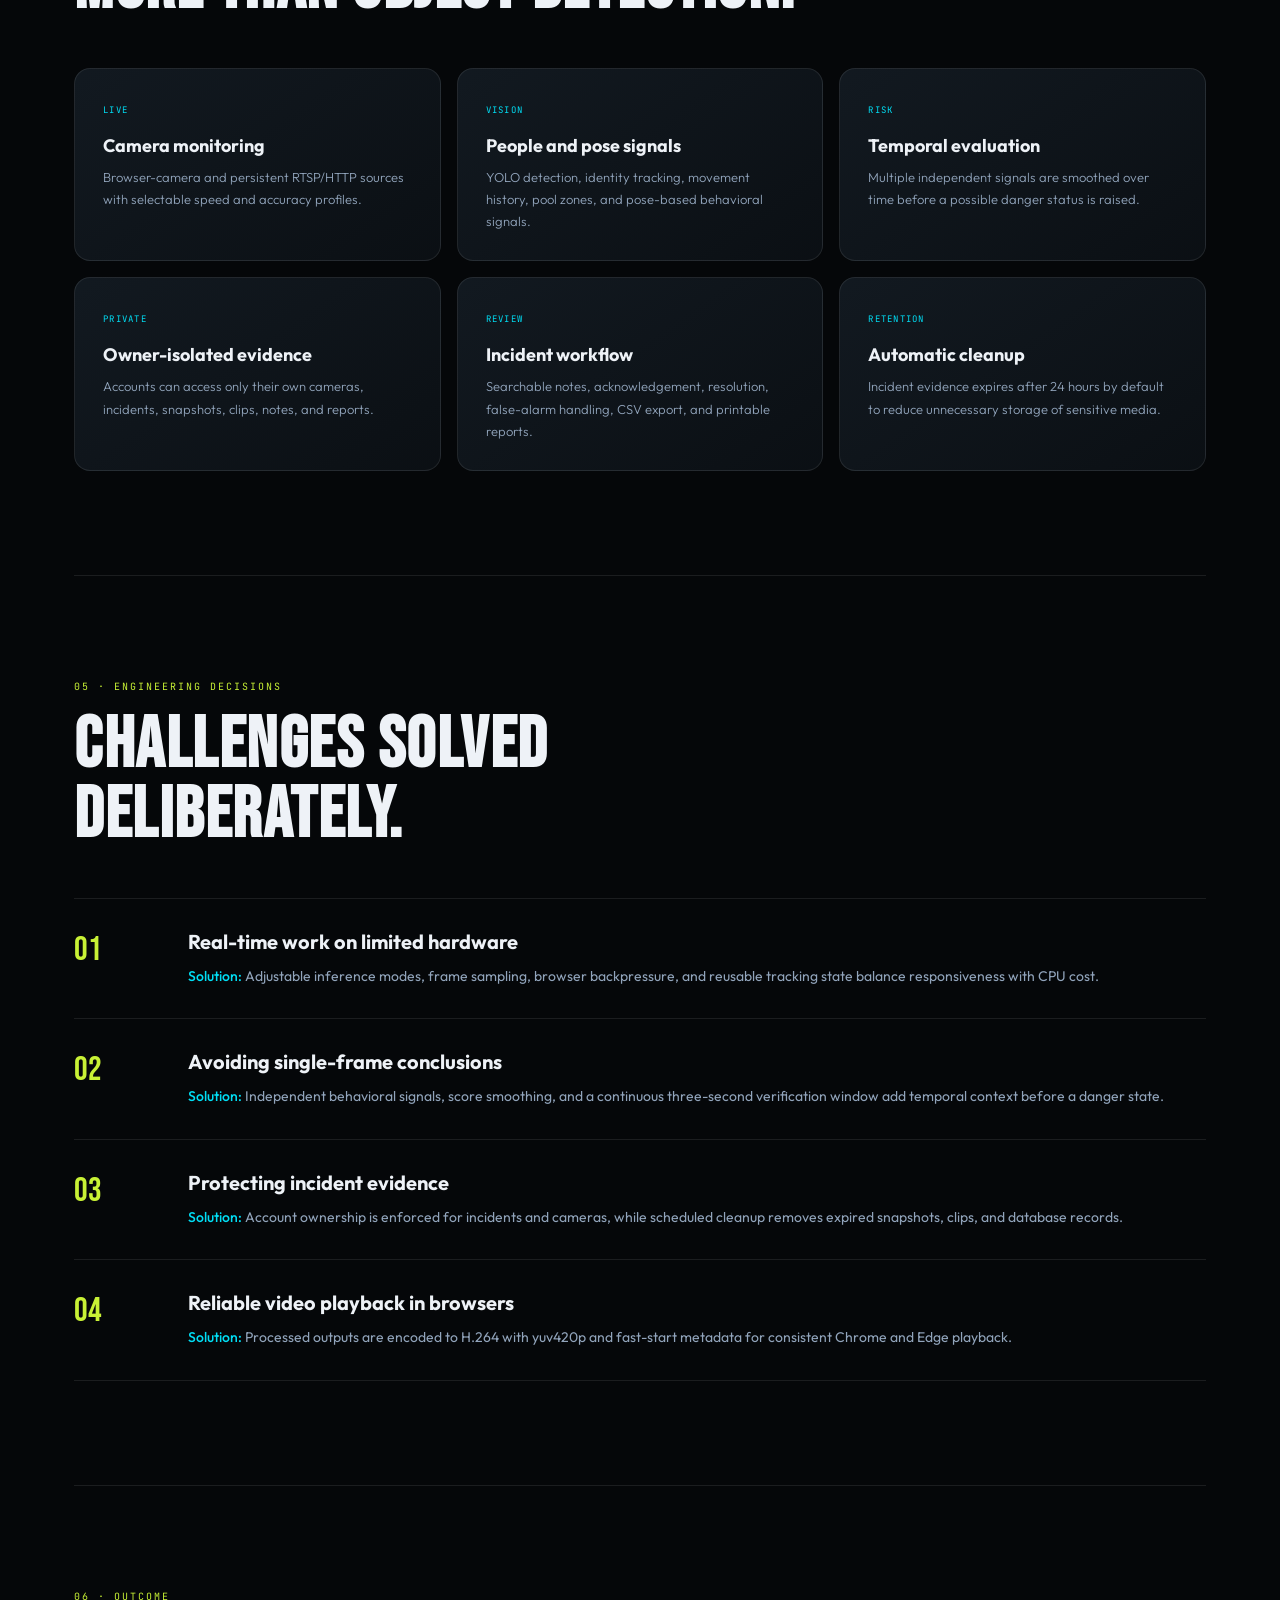
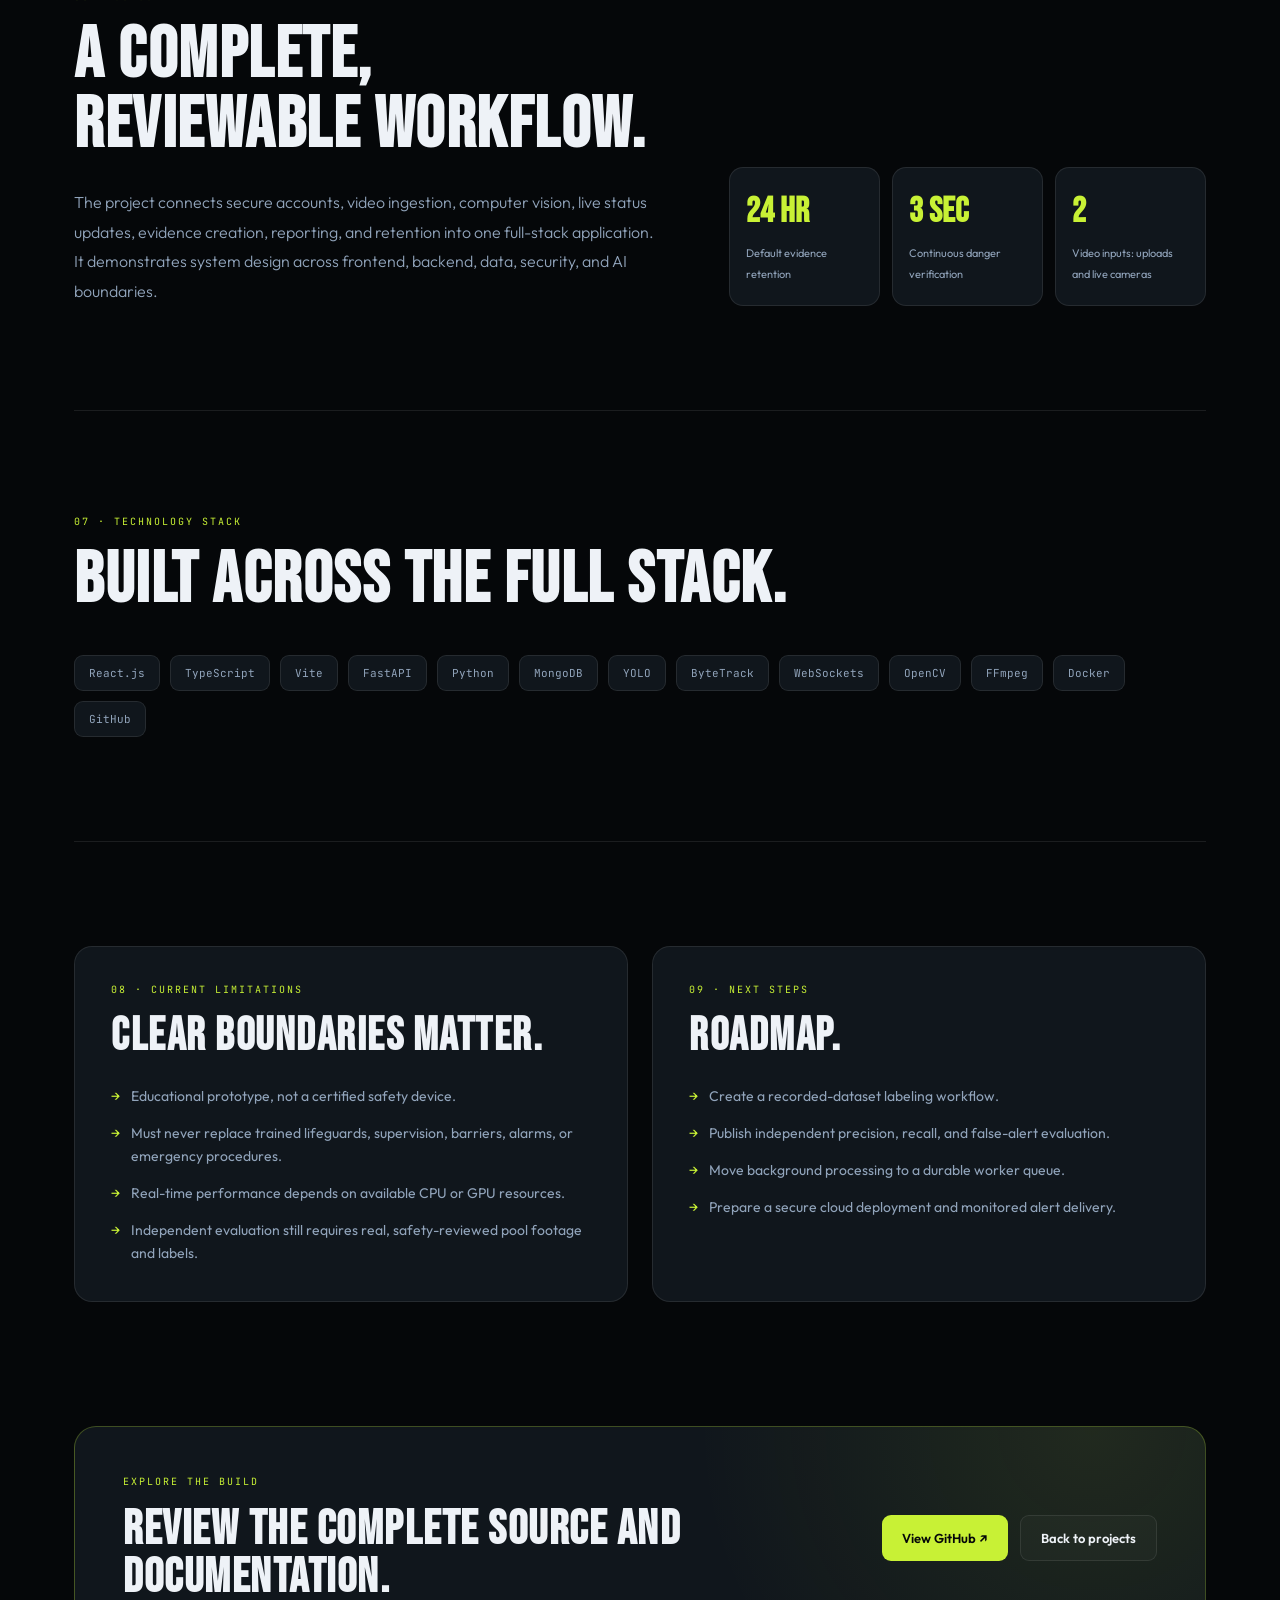
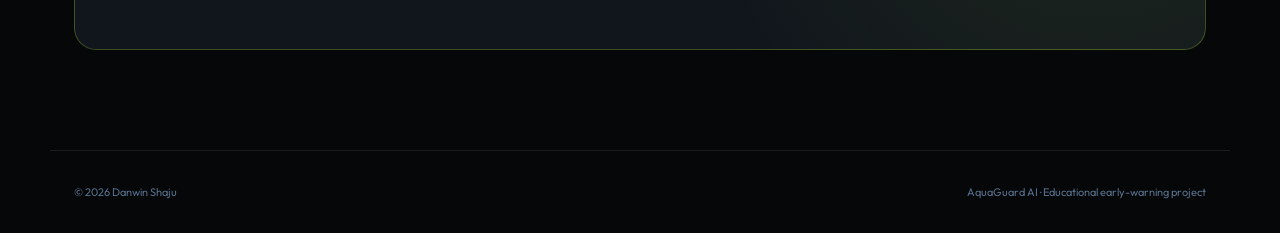
<file: aquaguard-case-study.html>
<!DOCTYPE html>
<html lang="en">
<head>
  <meta charset="UTF-8">
  <meta name="viewport" content="width=device-width, initial-scale=1.0">
  <meta name="description" content="AquaGuard AI case study by Danwin Shaju: a privacy-focused full-stack pool-safety early-warning platform built with React, TypeScript, FastAPI, MongoDB, Python, and YOLO.">
  <title>AquaGuard AI Case Study | Danwin Shaju</title>
  <link rel="preconnect" href="https://fonts.googleapis.com">
  <link rel="preconnect" href="https://fonts.gstatic.com" crossorigin>
  <link href="https://fonts.googleapis.com/css2?family=Bebas+Neue&family=Outfit:wght@300;400;500;600;700&family=JetBrains+Mono:wght@400;500&display=swap" rel="stylesheet">
  <link rel="stylesheet" href="./case-study.css?v=20260827-1">
</head>
<body>
  <header class="case-nav">
    <a href="./index.html#hero" class="case-logo">D<span>.</span>S</a>
    <div class="case-nav-links">
      <a href="./index.html#projects">← Portfolio</a>
      <a href="https://github.com/Danwinshaju/AquaGuard-AI" target="_blank" rel="noopener" class="nav-primary">View GitHub ↗</a>
    </div>
  </header>

  <main>
    <section class="case-hero">
      <div class="hero-copy">
        <div class="eyebrow">Case Study · Full-Stack AI</div>
        <h1>AquaGuard <span>AI</span></h1>
        <p class="hero-lead">A privacy-focused educational early-warning platform that analyzes pool video, tracks people, estimates behavioral risk over time, and organizes incident evidence for review.</p>
        <div class="hero-actions">
          <a href="https://github.com/Danwinshaju/AquaGuard-AI" target="_blank" rel="noopener" class="button primary">Explore the source ↗</a>
          <a href="#architecture" class="button secondary">See architecture ↓</a>
        </div>
      </div>
      <div class="hero-facts" aria-label="Project facts">
        <article><span>Role</span><strong>Sole Full-Stack AI Developer</strong></article>
        <article><span>Timeline</span><strong>Apr-Jun 2026</strong></article>
        <article><span>Platform</span><strong>Responsive web application</strong></article>
        <article><span>Status</span><strong>Advanced educational prototype</strong></article>
      </div>
    </section>

    <section class="case-section overview-grid">
      <div>
        <div class="section-label">01 · Overview</div>
        <h2>From video to an explainable safety signal.</h2>
      </div>
      <div class="overview-copy">
        <p>Pool monitoring creates a difficult engineering problem: individual frames rarely provide enough context, while raw detections alone cannot explain whether behavior is becoming risky.</p>
        <p>AquaGuard combines detection, tracking, movement history, pose signals, and time-based risk evaluation. The result is a review workflow that highlights possible incidents while keeping the human operator responsible for verification and response.</p>
      </div>
    </section>

    <section class="case-section screenshot-section">
      <div class="section-heading-row">
        <div><div class="section-label">02 · Interface</div><h2>Private by design.</h2></div>
        <p>The first screen establishes account ownership before users can access cameras, reports, incidents, or evidence.</p>
      </div>
      <figure class="product-frame">
        <img src="./assets/project-previews/aquaguard-ai.webp" alt="AquaGuard AI private incident monitoring login screen">
        <figcaption>Responsive authentication entry point for the AquaGuard workspace.</figcaption>
      </figure>
    </section>

    <section class="case-section" id="architecture">
      <div class="section-heading-row">
        <div><div class="section-label">03 · Architecture</div><h2>One connected processing pipeline.</h2></div>
        <p>Typed frontend requests move through secure APIs into processing services, computer-vision modules, and private persistence.</p>
      </div>
      <div class="architecture-flow" role="img" aria-label="AquaGuard architecture: React interface to FastAPI, services, computer vision and MongoDB evidence storage">
        <article><span>01</span><strong>React + TypeScript</strong><small>Dashboard, live view, incidents, cameras</small></article>
        <div class="flow-arrow">→</div>
        <article><span>02</span><strong>FastAPI</strong><small>REST routes, WebSockets, authentication</small></article>
        <div class="flow-arrow">→</div>
        <article><span>03</span><strong>Service layer</strong><small>Video jobs, alerts, reports, evidence</small></article>
        <div class="flow-arrow">→</div>
        <article><span>04</span><strong>Vision + risk engine</strong><small>YOLO, tracking, pose, temporal signals</small></article>
        <div class="flow-arrow">→</div>
        <article><span>05</span><strong>MongoDB + storage</strong><small>Owner-isolated incidents and media</small></article>
      </div>
    </section>

    <section class="case-section">
      <div class="section-label">04 · Product capabilities</div>
      <h2>More than object detection.</h2>
      <div class="feature-grid">
        <article><span>LIVE</span><h3>Camera monitoring</h3><p>Browser-camera and persistent RTSP/HTTP sources with selectable speed and accuracy profiles.</p></article>
        <article><span>VISION</span><h3>People and pose signals</h3><p>YOLO detection, identity tracking, movement history, pool zones, and pose-based behavioral signals.</p></article>
        <article><span>RISK</span><h3>Temporal evaluation</h3><p>Multiple independent signals are smoothed over time before a possible danger status is raised.</p></article>
        <article><span>PRIVATE</span><h3>Owner-isolated evidence</h3><p>Accounts can access only their own cameras, incidents, snapshots, clips, notes, and reports.</p></article>
        <article><span>REVIEW</span><h3>Incident workflow</h3><p>Searchable notes, acknowledgement, resolution, false-alarm handling, CSV export, and printable reports.</p></article>
        <article><span>RETENTION</span><h3>Automatic cleanup</h3><p>Incident evidence expires after 24 hours by default to reduce unnecessary storage of sensitive media.</p></article>
      </div>
    </section>

    <section class="case-section">
      <div class="section-label">05 · Engineering decisions</div>
      <h2>Challenges solved deliberately.</h2>
      <div class="decision-list">
        <article><div class="decision-number">01</div><div><h3>Real-time work on limited hardware</h3><p><strong>Solution:</strong> Adjustable inference modes, frame sampling, browser backpressure, and reusable tracking state balance responsiveness with CPU cost.</p></div></article>
        <article><div class="decision-number">02</div><div><h3>Avoiding single-frame conclusions</h3><p><strong>Solution:</strong> Independent behavioral signals, score smoothing, and a continuous three-second verification window add temporal context before a danger state.</p></div></article>
        <article><div class="decision-number">03</div><div><h3>Protecting incident evidence</h3><p><strong>Solution:</strong> Account ownership is enforced for incidents and cameras, while scheduled cleanup removes expired snapshots, clips, and database records.</p></div></article>
        <article><div class="decision-number">04</div><div><h3>Reliable video playback in browsers</h3><p><strong>Solution:</strong> Processed outputs are encoded to H.264 with yuv420p and fast-start metadata for consistent Chrome and Edge playback.</p></div></article>
      </div>
    </section>

    <section class="case-section outcome-section">
      <div>
        <div class="section-label">06 · Outcome</div>
        <h2>A complete, reviewable workflow.</h2>
        <p>The project connects secure accounts, video ingestion, computer vision, live status updates, evidence creation, reporting, and retention into one full-stack application. It demonstrates system design across frontend, backend, data, security, and AI boundaries.</p>
      </div>
      <div class="outcome-metrics">
        <article><strong>24 hr</strong><span>Default evidence retention</span></article>
        <article><strong>3 sec</strong><span>Continuous danger verification</span></article>
        <article><strong>2</strong><span>Video inputs: uploads and live cameras</span></article>
      </div>
    </section>

    <section class="case-section stack-section">
      <div class="section-label">07 · Technology stack</div>
      <h2>Built across the full stack.</h2>
      <div class="stack-list"><span>React.js</span><span>TypeScript</span><span>Vite</span><span>FastAPI</span><span>Python</span><span>MongoDB</span><span>YOLO</span><span>ByteTrack</span><span>WebSockets</span><span>OpenCV</span><span>FFmpeg</span><span>Docker</span><span>GitHub</span></div>
    </section>

    <section class="case-section limits-grid">
      <article>
        <div class="section-label">08 · Current limitations</div>
        <h2>Clear boundaries matter.</h2>
        <ul><li>Educational prototype, not a certified safety device.</li><li>Must never replace trained lifeguards, supervision, barriers, alarms, or emergency procedures.</li><li>Real-time performance depends on available CPU or GPU resources.</li><li>Independent evaluation still requires real, safety-reviewed pool footage and labels.</li></ul>
      </article>
      <article>
        <div class="section-label">09 · Next steps</div>
        <h2>Roadmap.</h2>
        <ul><li>Create a recorded-dataset labeling workflow.</li><li>Publish independent precision, recall, and false-alert evaluation.</li><li>Move background processing to a durable worker queue.</li><li>Prepare a secure cloud deployment and monitored alert delivery.</li></ul>
      </article>
    </section>

    <section class="case-cta">
      <div><div class="section-label">Explore the build</div><h2>Review the complete source and documentation.</h2></div>
      <div class="hero-actions"><a href="https://github.com/Danwinshaju/AquaGuard-AI" target="_blank" rel="noopener" class="button primary">View GitHub ↗</a><a href="./index.html#projects" class="button secondary">Back to projects</a></div>
    </section>
  </main>

  <footer><span>© 2026 Danwin Shaju</span><span>AquaGuard AI · Educational early-warning project</span></footer>
</body>
</html>
</file>
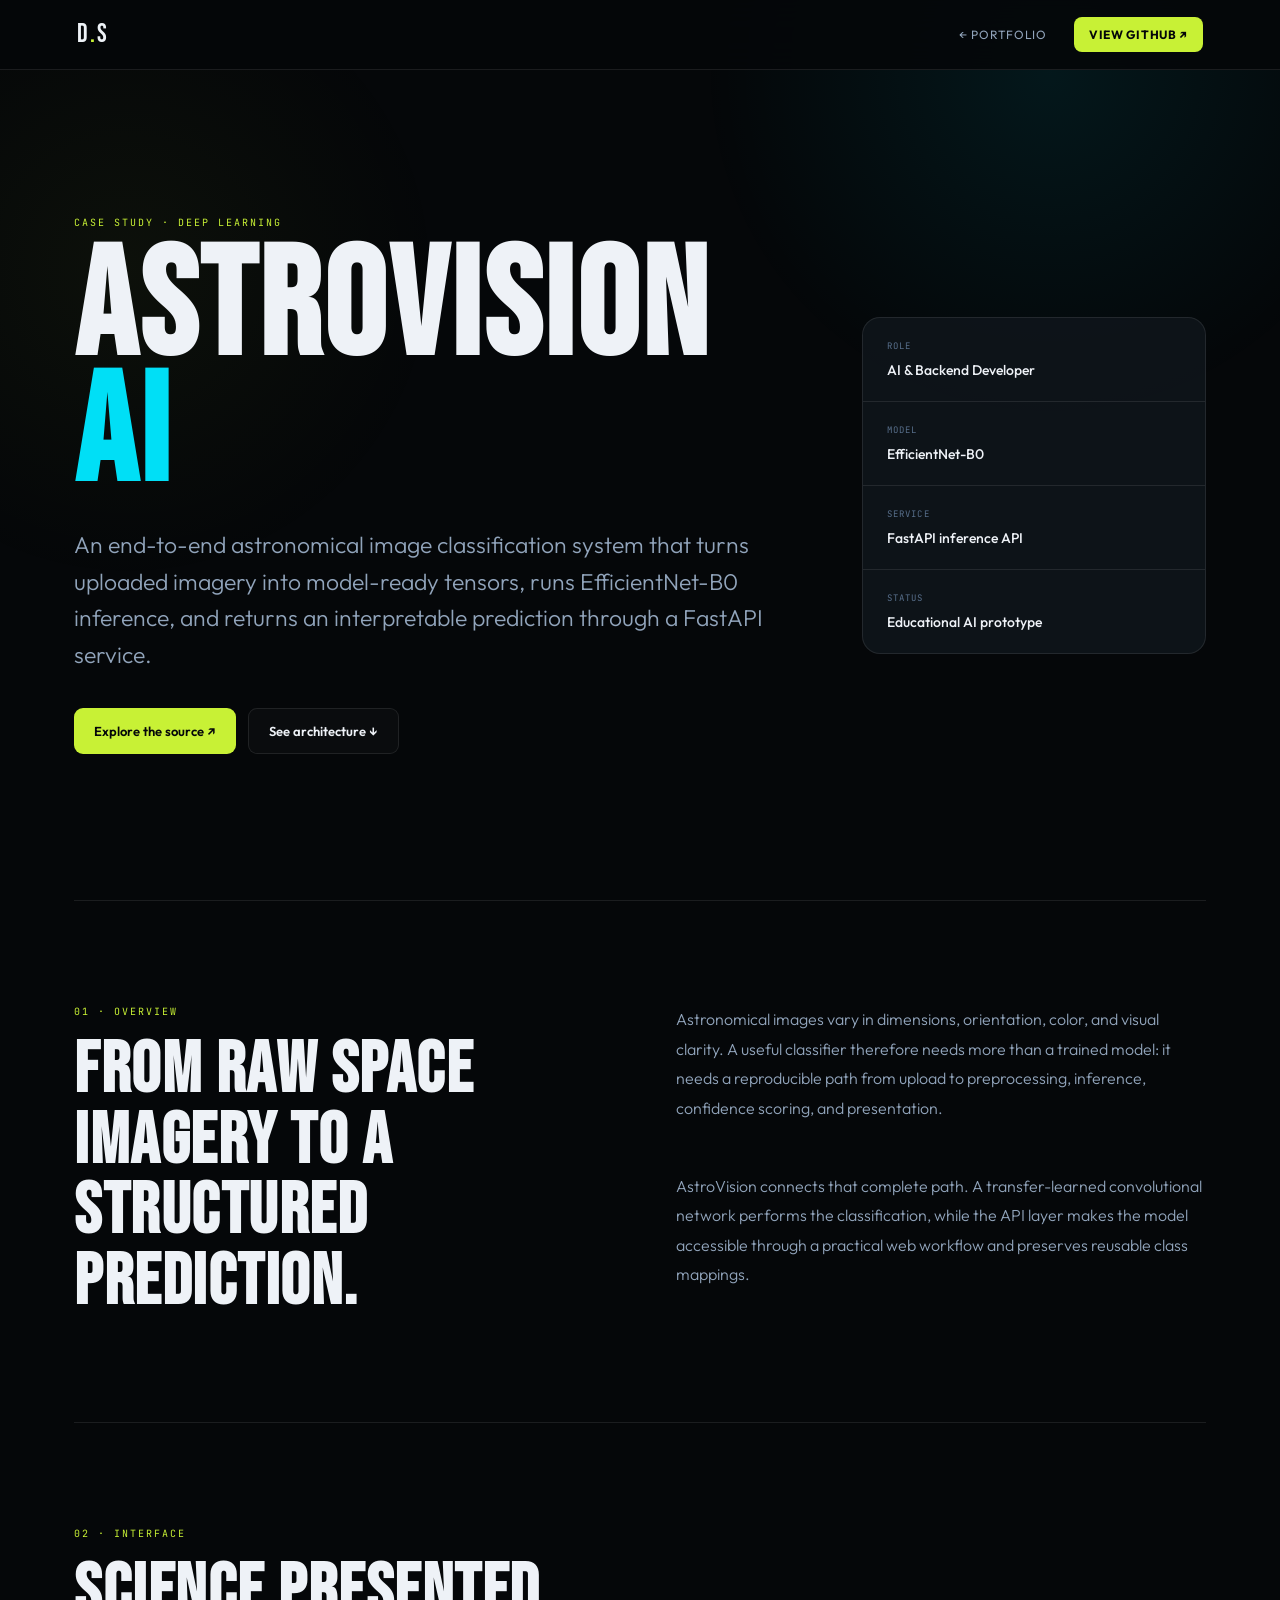
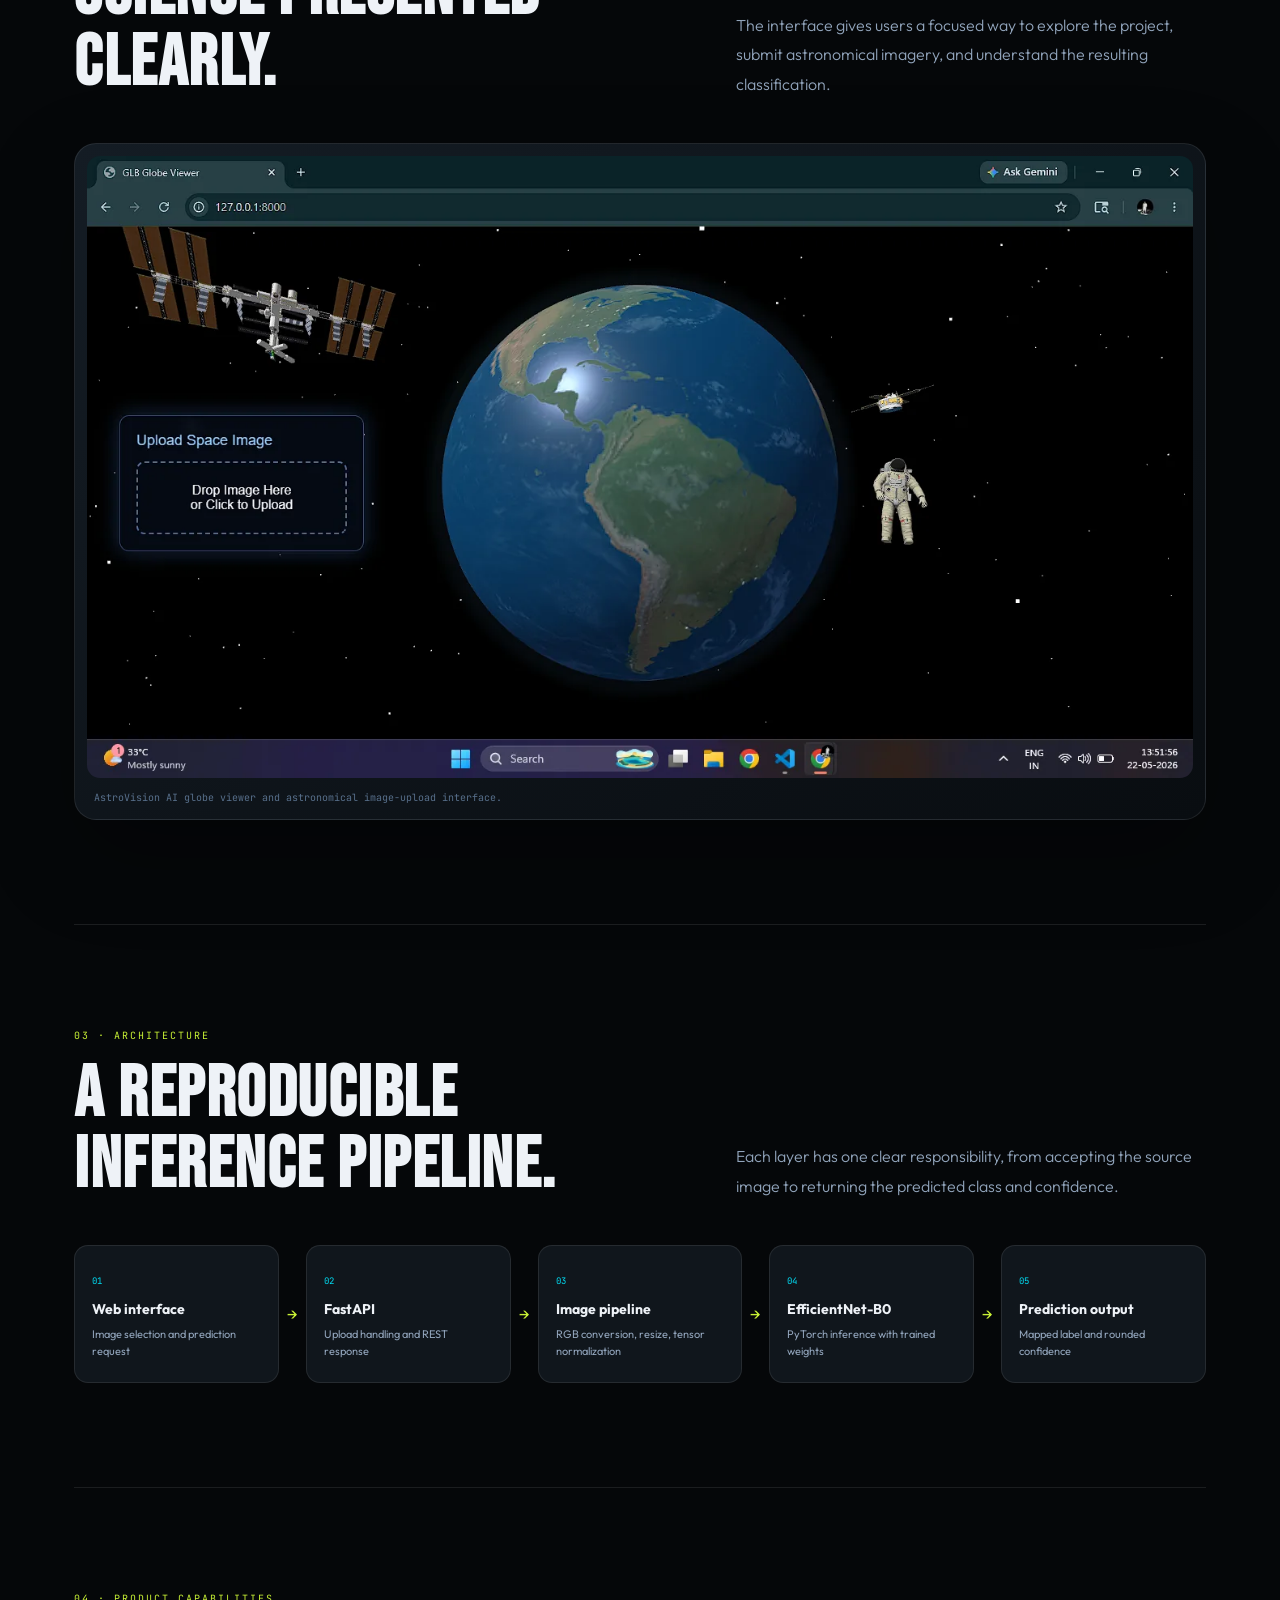
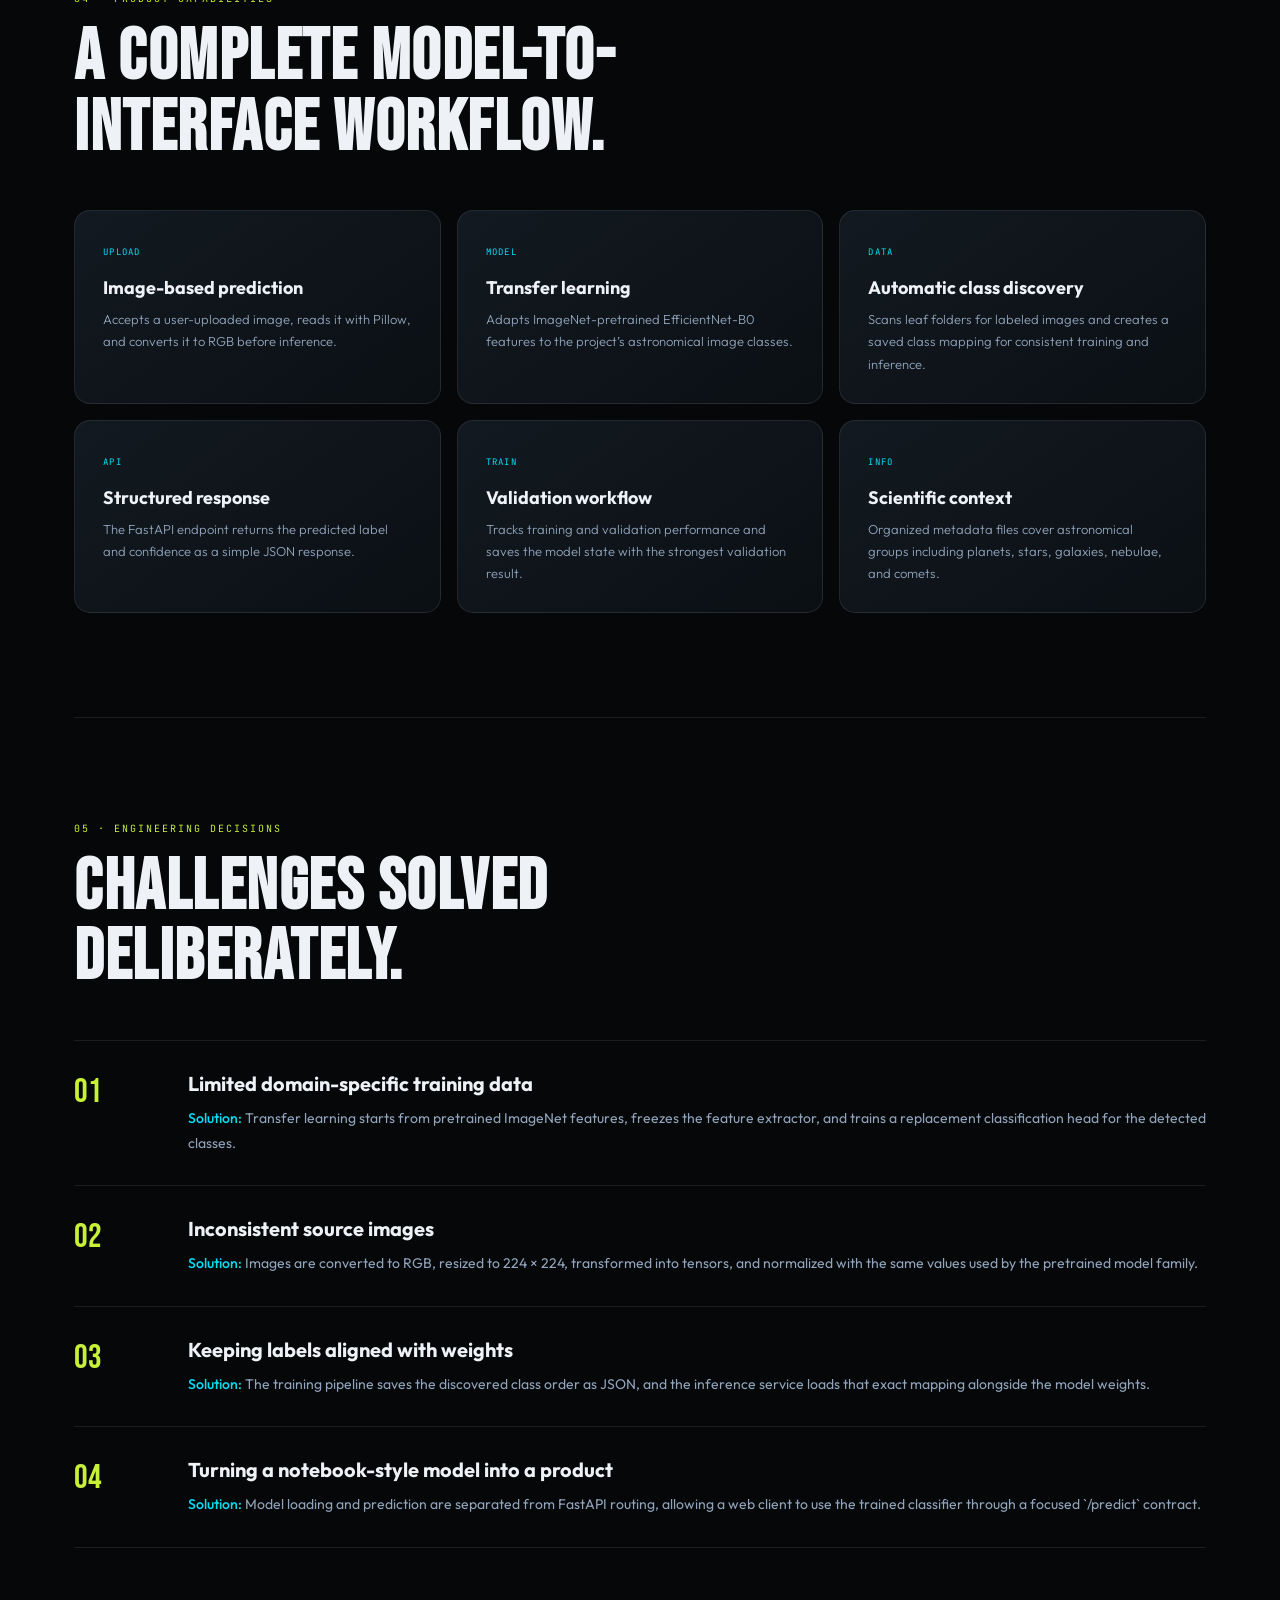
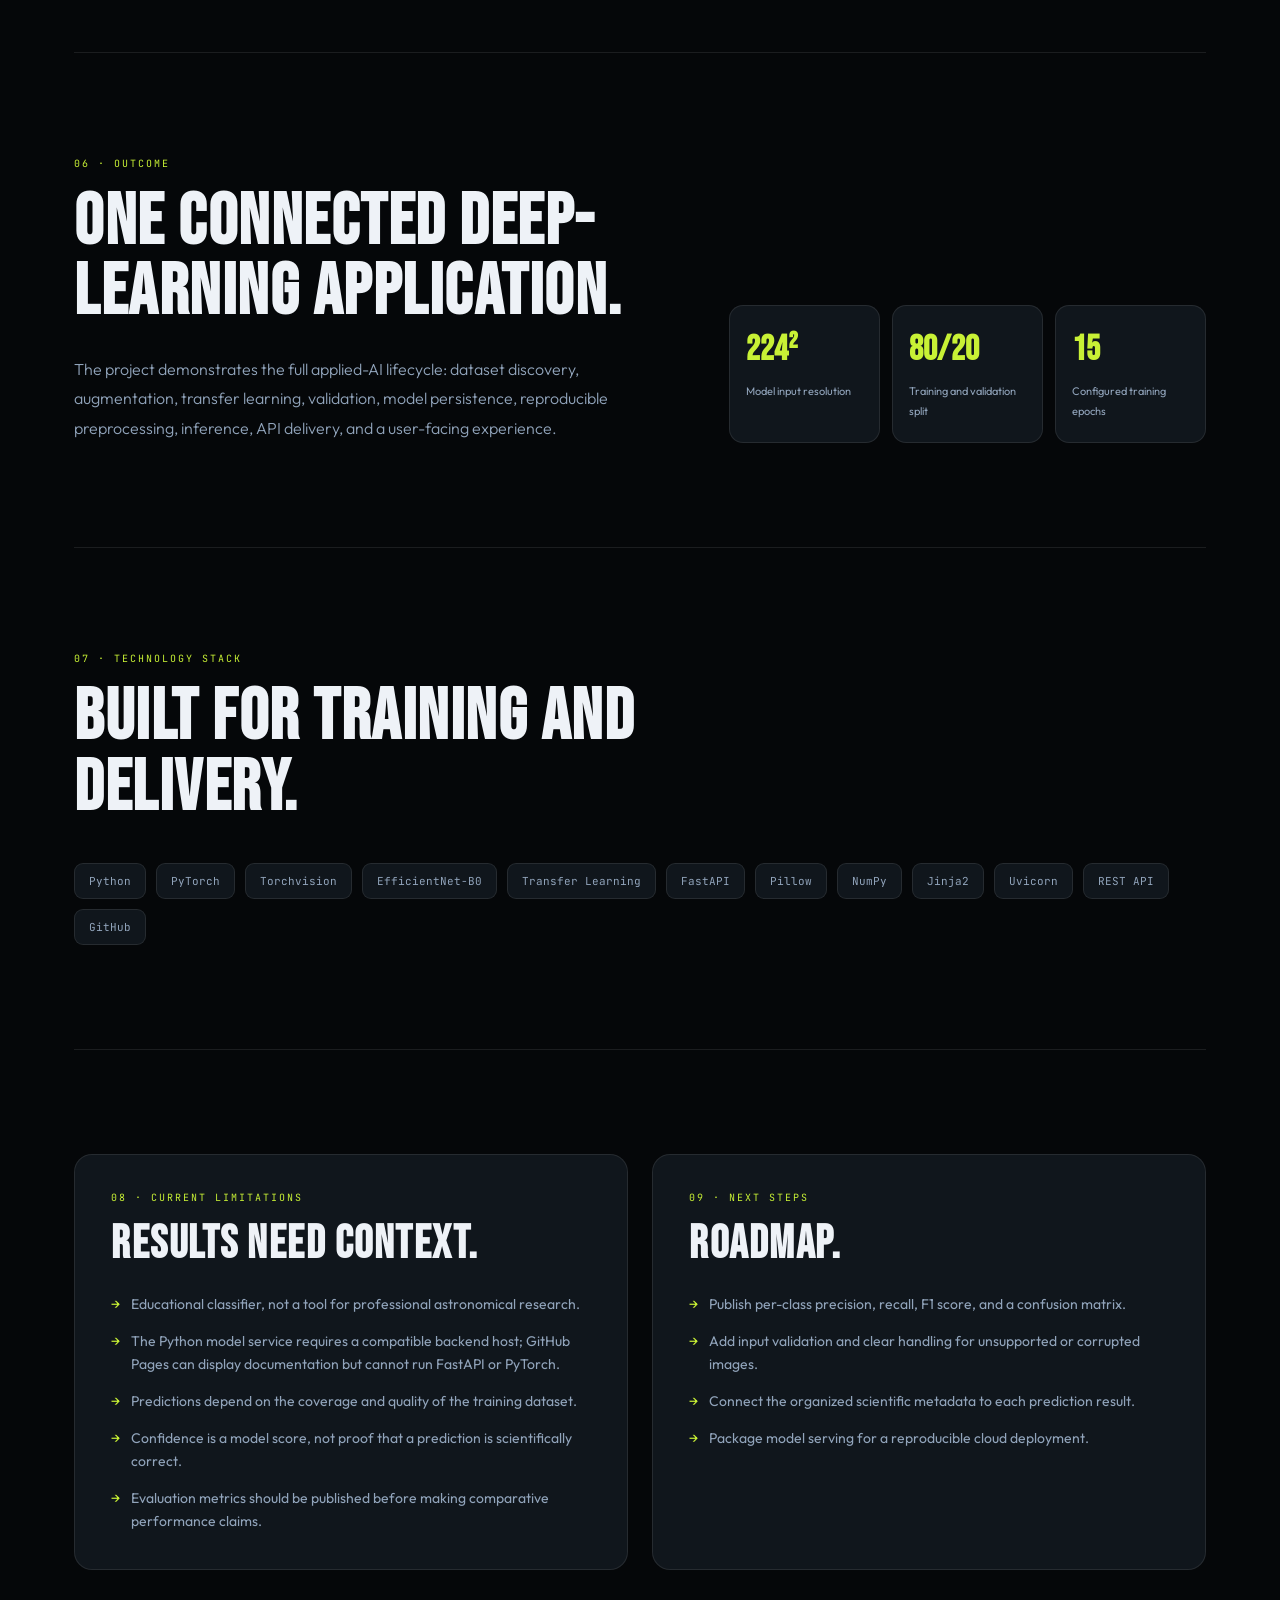
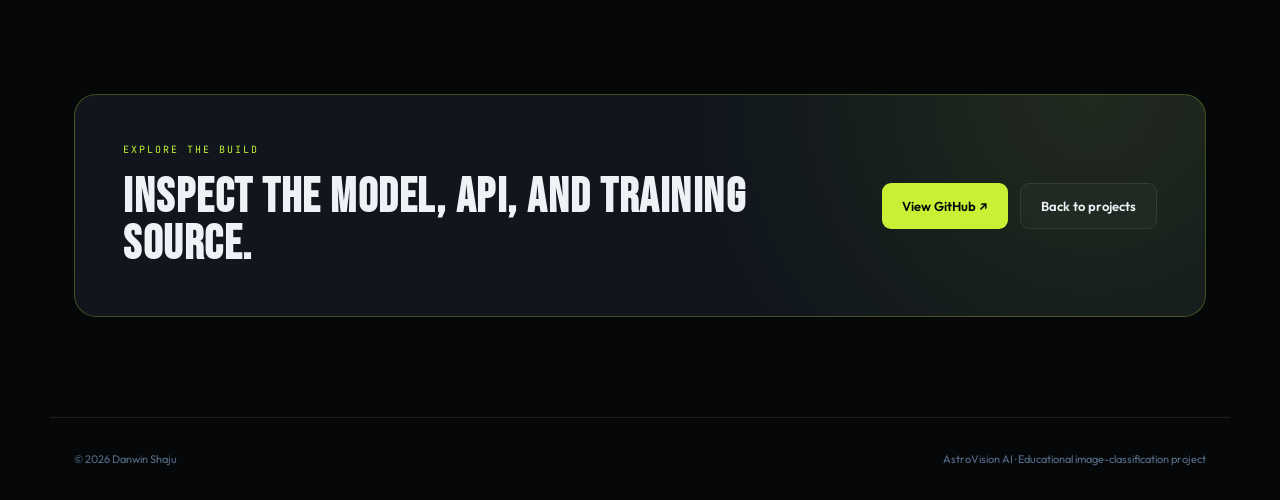
<file: astrovision-case-study.html>
<!DOCTYPE html>
<html lang="en">
<head>
  <meta charset="UTF-8">
  <meta name="viewport" content="width=device-width, initial-scale=1.0">
  <meta name="description" content="AstroVision AI case study by Danwin Shaju: astronomical image classification using EfficientNet-B0 transfer learning, PyTorch, and FastAPI.">
  <title>AstroVision AI Case Study | Danwin Shaju</title>
  <link rel="preconnect" href="https://fonts.googleapis.com">
  <link rel="preconnect" href="https://fonts.gstatic.com" crossorigin>
  <link href="https://fonts.googleapis.com/css2?family=Bebas+Neue&family=Outfit:wght@300;400;500;600;700&family=JetBrains+Mono:wght@400;500&display=swap" rel="stylesheet">
  <link rel="stylesheet" href="./case-study.css?v=20260827-2">
</head>
<body>
  <header class="case-nav">
    <a href="./index.html#hero" class="case-logo">D<span>.</span>S</a>
    <div class="case-nav-links">
      <a href="./index.html#projects">← Portfolio</a>
      <a href="https://github.com/Danwinshaju/AstroVision-AI" target="_blank" rel="noopener" class="nav-primary">View GitHub ↗</a>
    </div>
  </header>

  <main>
    <section class="case-hero">
      <div class="hero-copy">
        <div class="eyebrow">Case Study · Deep Learning</div>
        <h1>AstroVision <span>AI</span></h1>
        <p class="hero-lead">An end-to-end astronomical image classification system that turns uploaded imagery into model-ready tensors, runs EfficientNet-B0 inference, and returns an interpretable prediction through a FastAPI service.</p>
        <div class="hero-actions">
          <a href="https://github.com/Danwinshaju/AstroVision-AI" target="_blank" rel="noopener" class="button primary">Explore the source ↗</a>
          <a href="#architecture" class="button secondary">See architecture ↓</a>
        </div>
      </div>
      <div class="hero-facts" aria-label="Project facts">
        <article><span>Role</span><strong>AI &amp; Backend Developer</strong></article>
        <article><span>Model</span><strong>EfficientNet-B0</strong></article>
        <article><span>Service</span><strong>FastAPI inference API</strong></article>
        <article><span>Status</span><strong>Educational AI prototype</strong></article>
      </div>
    </section>

    <section class="case-section overview-grid">
      <div>
        <div class="section-label">01 · Overview</div>
        <h2>From raw space imagery to a structured prediction.</h2>
      </div>
      <div class="overview-copy">
        <p>Astronomical images vary in dimensions, orientation, color, and visual clarity. A useful classifier therefore needs more than a trained model: it needs a reproducible path from upload to preprocessing, inference, confidence scoring, and presentation.</p>
        <p>AstroVision connects that complete path. A transfer-learned convolutional network performs the classification, while the API layer makes the model accessible through a practical web workflow and preserves reusable class mappings.</p>
      </div>
    </section>

    <section class="case-section screenshot-section">
      <div class="section-heading-row">
        <div><div class="section-label">02 · Interface</div><h2>Science presented clearly.</h2></div>
        <p>The interface gives users a focused way to explore the project, submit astronomical imagery, and understand the resulting classification.</p>
      </div>
      <figure class="product-frame">
        <img src="./assets/project-previews/astrovision-interface-globe.webp" alt="AstroVision AI globe viewer with an astronomical image upload panel, space station, satellite, and astronaut">
        <figcaption>AstroVision AI globe viewer and astronomical image-upload interface.</figcaption>
      </figure>
    </section>

    <section class="case-section" id="architecture">
      <div class="section-heading-row">
        <div><div class="section-label">03 · Architecture</div><h2>A reproducible inference pipeline.</h2></div>
        <p>Each layer has one clear responsibility, from accepting the source image to returning the predicted class and confidence.</p>
      </div>
      <div class="architecture-flow" role="img" aria-label="AstroVision architecture: browser upload to FastAPI, image preprocessing, EfficientNet inference and prediction response">
        <article><span>01</span><strong>Web interface</strong><small>Image selection and prediction request</small></article>
        <div class="flow-arrow">→</div>
        <article><span>02</span><strong>FastAPI</strong><small>Upload handling and REST response</small></article>
        <div class="flow-arrow">→</div>
        <article><span>03</span><strong>Image pipeline</strong><small>RGB conversion, resize, tensor normalization</small></article>
        <div class="flow-arrow">→</div>
        <article><span>04</span><strong>EfficientNet-B0</strong><small>PyTorch inference with trained weights</small></article>
        <div class="flow-arrow">→</div>
        <article><span>05</span><strong>Prediction output</strong><small>Mapped label and rounded confidence</small></article>
      </div>
    </section>

    <section class="case-section">
      <div class="section-label">04 · Product capabilities</div>
      <h2>A complete model-to-interface workflow.</h2>
      <div class="feature-grid">
        <article><span>UPLOAD</span><h3>Image-based prediction</h3><p>Accepts a user-uploaded image, reads it with Pillow, and converts it to RGB before inference.</p></article>
        <article><span>MODEL</span><h3>Transfer learning</h3><p>Adapts ImageNet-pretrained EfficientNet-B0 features to the project’s astronomical image classes.</p></article>
        <article><span>DATA</span><h3>Automatic class discovery</h3><p>Scans leaf folders for labeled images and creates a saved class mapping for consistent training and inference.</p></article>
        <article><span>API</span><h3>Structured response</h3><p>The FastAPI endpoint returns the predicted label and confidence as a simple JSON response.</p></article>
        <article><span>TRAIN</span><h3>Validation workflow</h3><p>Tracks training and validation performance and saves the model state with the strongest validation result.</p></article>
        <article><span>INFO</span><h3>Scientific context</h3><p>Organized metadata files cover astronomical groups including planets, stars, galaxies, nebulae, and comets.</p></article>
      </div>
    </section>

    <section class="case-section">
      <div class="section-label">05 · Engineering decisions</div>
      <h2>Challenges solved deliberately.</h2>
      <div class="decision-list">
        <article><div class="decision-number">01</div><div><h3>Limited domain-specific training data</h3><p><strong>Solution:</strong> Transfer learning starts from pretrained ImageNet features, freezes the feature extractor, and trains a replacement classification head for the detected classes.</p></div></article>
        <article><div class="decision-number">02</div><div><h3>Inconsistent source images</h3><p><strong>Solution:</strong> Images are converted to RGB, resized to 224 × 224, transformed into tensors, and normalized with the same values used by the pretrained model family.</p></div></article>
        <article><div class="decision-number">03</div><div><h3>Keeping labels aligned with weights</h3><p><strong>Solution:</strong> The training pipeline saves the discovered class order as JSON, and the inference service loads that exact mapping alongside the model weights.</p></div></article>
        <article><div class="decision-number">04</div><div><h3>Turning a notebook-style model into a product</h3><p><strong>Solution:</strong> Model loading and prediction are separated from FastAPI routing, allowing a web client to use the trained classifier through a focused `/predict` contract.</p></div></article>
      </div>
    </section>

    <section class="case-section outcome-section">
      <div>
        <div class="section-label">06 · Outcome</div>
        <h2>One connected deep-learning application.</h2>
        <p>The project demonstrates the full applied-AI lifecycle: dataset discovery, augmentation, transfer learning, validation, model persistence, reproducible preprocessing, inference, API delivery, and a user-facing experience.</p>
      </div>
      <div class="outcome-metrics">
        <article><strong>224²</strong><span>Model input resolution</span></article>
        <article><strong>80/20</strong><span>Training and validation split</span></article>
        <article><strong>15</strong><span>Configured training epochs</span></article>
      </div>
    </section>

    <section class="case-section stack-section">
      <div class="section-label">07 · Technology stack</div>
      <h2>Built for training and delivery.</h2>
      <div class="stack-list"><span>Python</span><span>PyTorch</span><span>Torchvision</span><span>EfficientNet-B0</span><span>Transfer Learning</span><span>FastAPI</span><span>Pillow</span><span>NumPy</span><span>Jinja2</span><span>Uvicorn</span><span>REST API</span><span>GitHub</span></div>
    </section>

    <section class="case-section limits-grid">
      <article>
        <div class="section-label">08 · Current limitations</div>
        <h2>Results need context.</h2>
        <ul><li>Educational classifier, not a tool for professional astronomical research.</li><li>The Python model service requires a compatible backend host; GitHub Pages can display documentation but cannot run FastAPI or PyTorch.</li><li>Predictions depend on the coverage and quality of the training dataset.</li><li>Confidence is a model score, not proof that a prediction is scientifically correct.</li><li>Evaluation metrics should be published before making comparative performance claims.</li></ul>
      </article>
      <article>
        <div class="section-label">09 · Next steps</div>
        <h2>Roadmap.</h2>
        <ul><li>Publish per-class precision, recall, F1 score, and a confusion matrix.</li><li>Add input validation and clear handling for unsupported or corrupted images.</li><li>Connect the organized scientific metadata to each prediction result.</li><li>Package model serving for a reproducible cloud deployment.</li></ul>
      </article>
    </section>

    <section class="case-cta">
      <div><div class="section-label">Explore the build</div><h2>Inspect the model, API, and training source.</h2></div>
      <div class="hero-actions"><a href="https://github.com/Danwinshaju/AstroVision-AI" target="_blank" rel="noopener" class="button primary">View GitHub ↗</a><a href="./index.html#projects" class="button secondary">Back to projects</a></div>
    </section>
  </main>

  <footer><span>© 2026 Danwin Shaju</span><span>AstroVision AI · Educational image-classification project</span></footer>
</body>
</html>
</file>
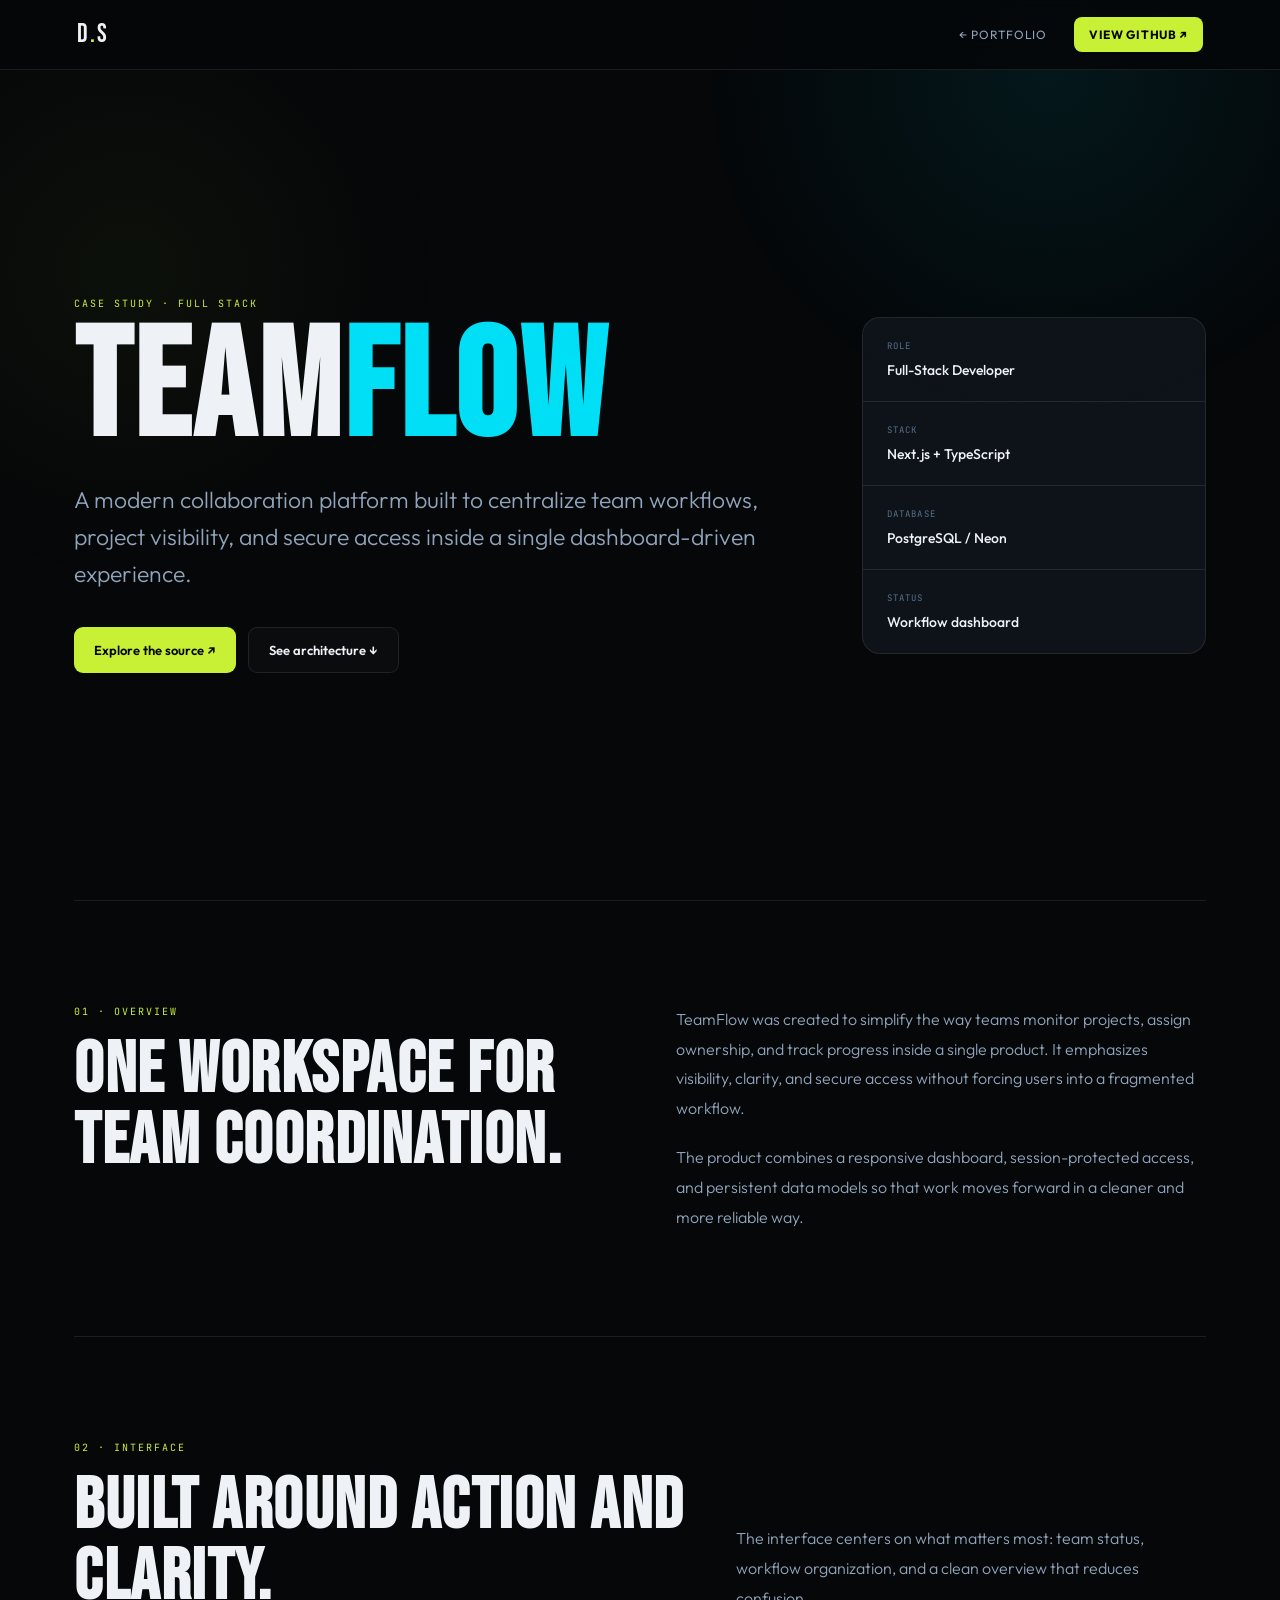
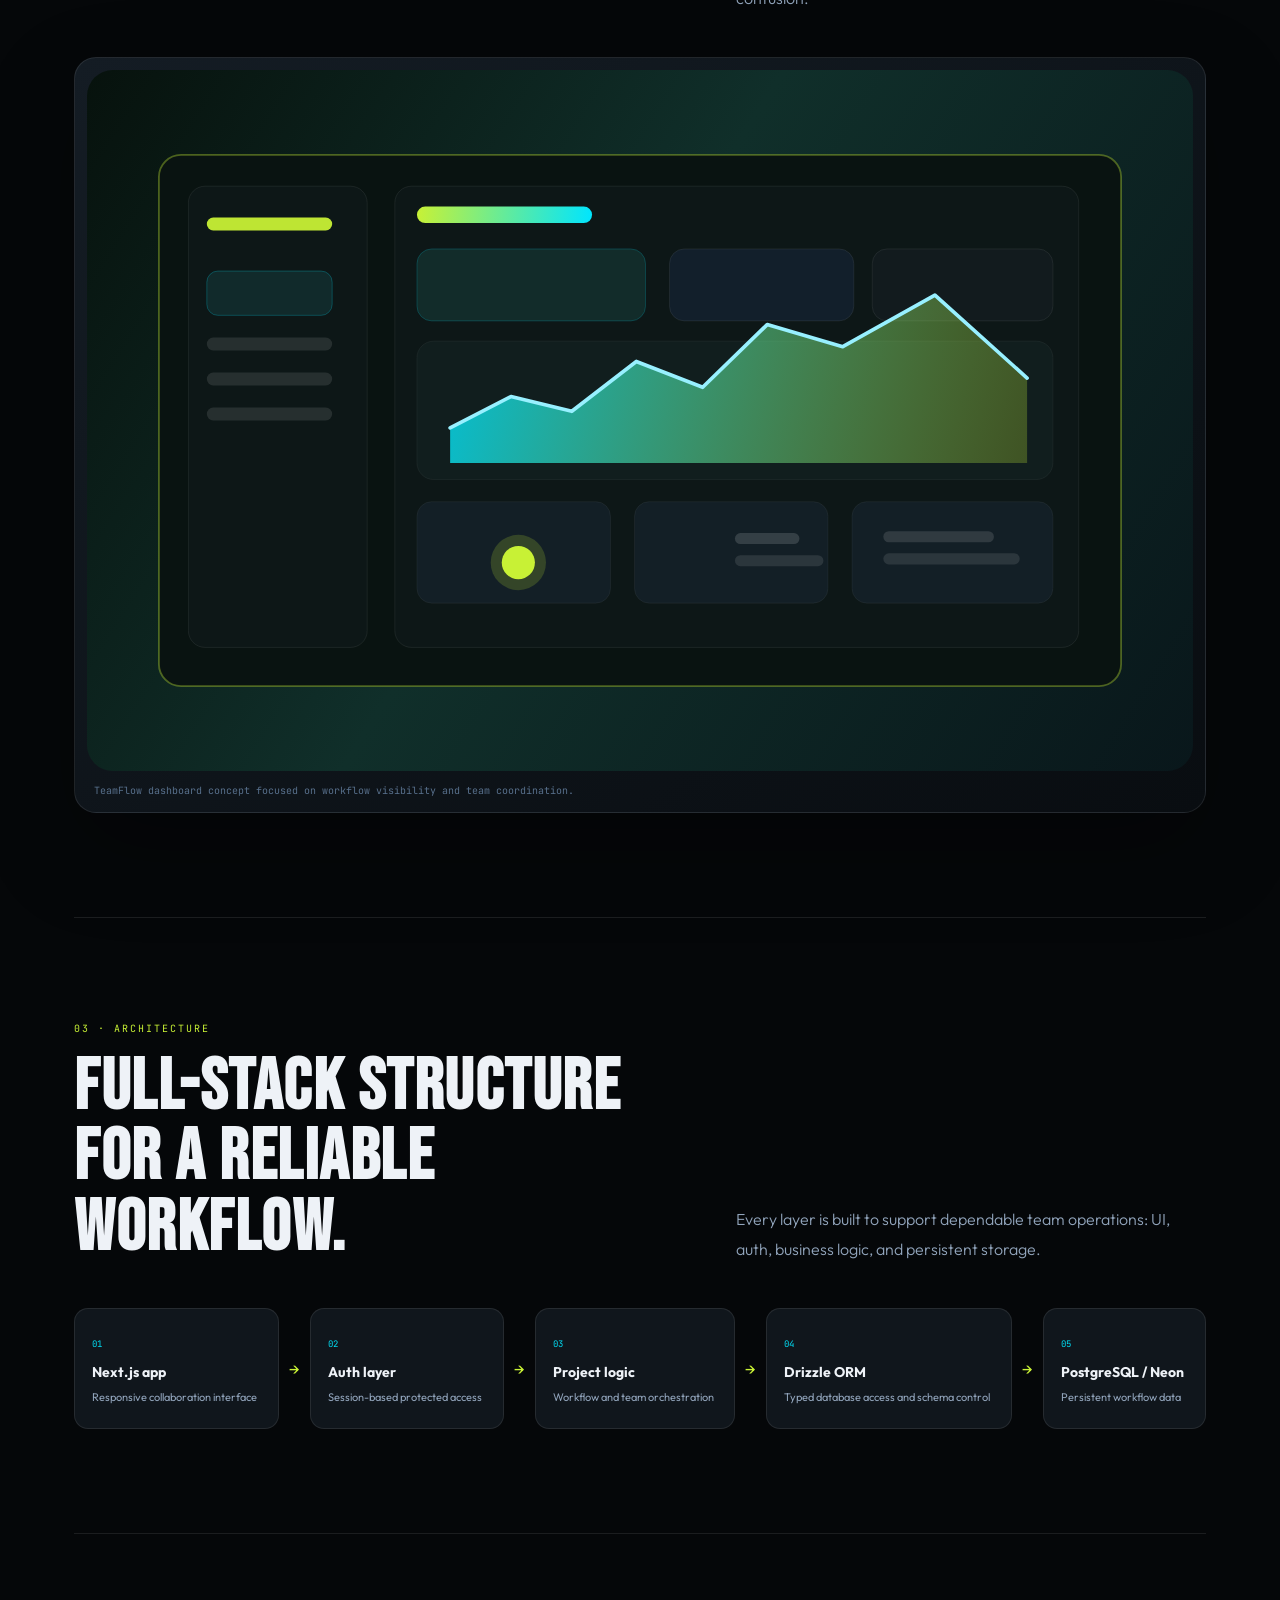
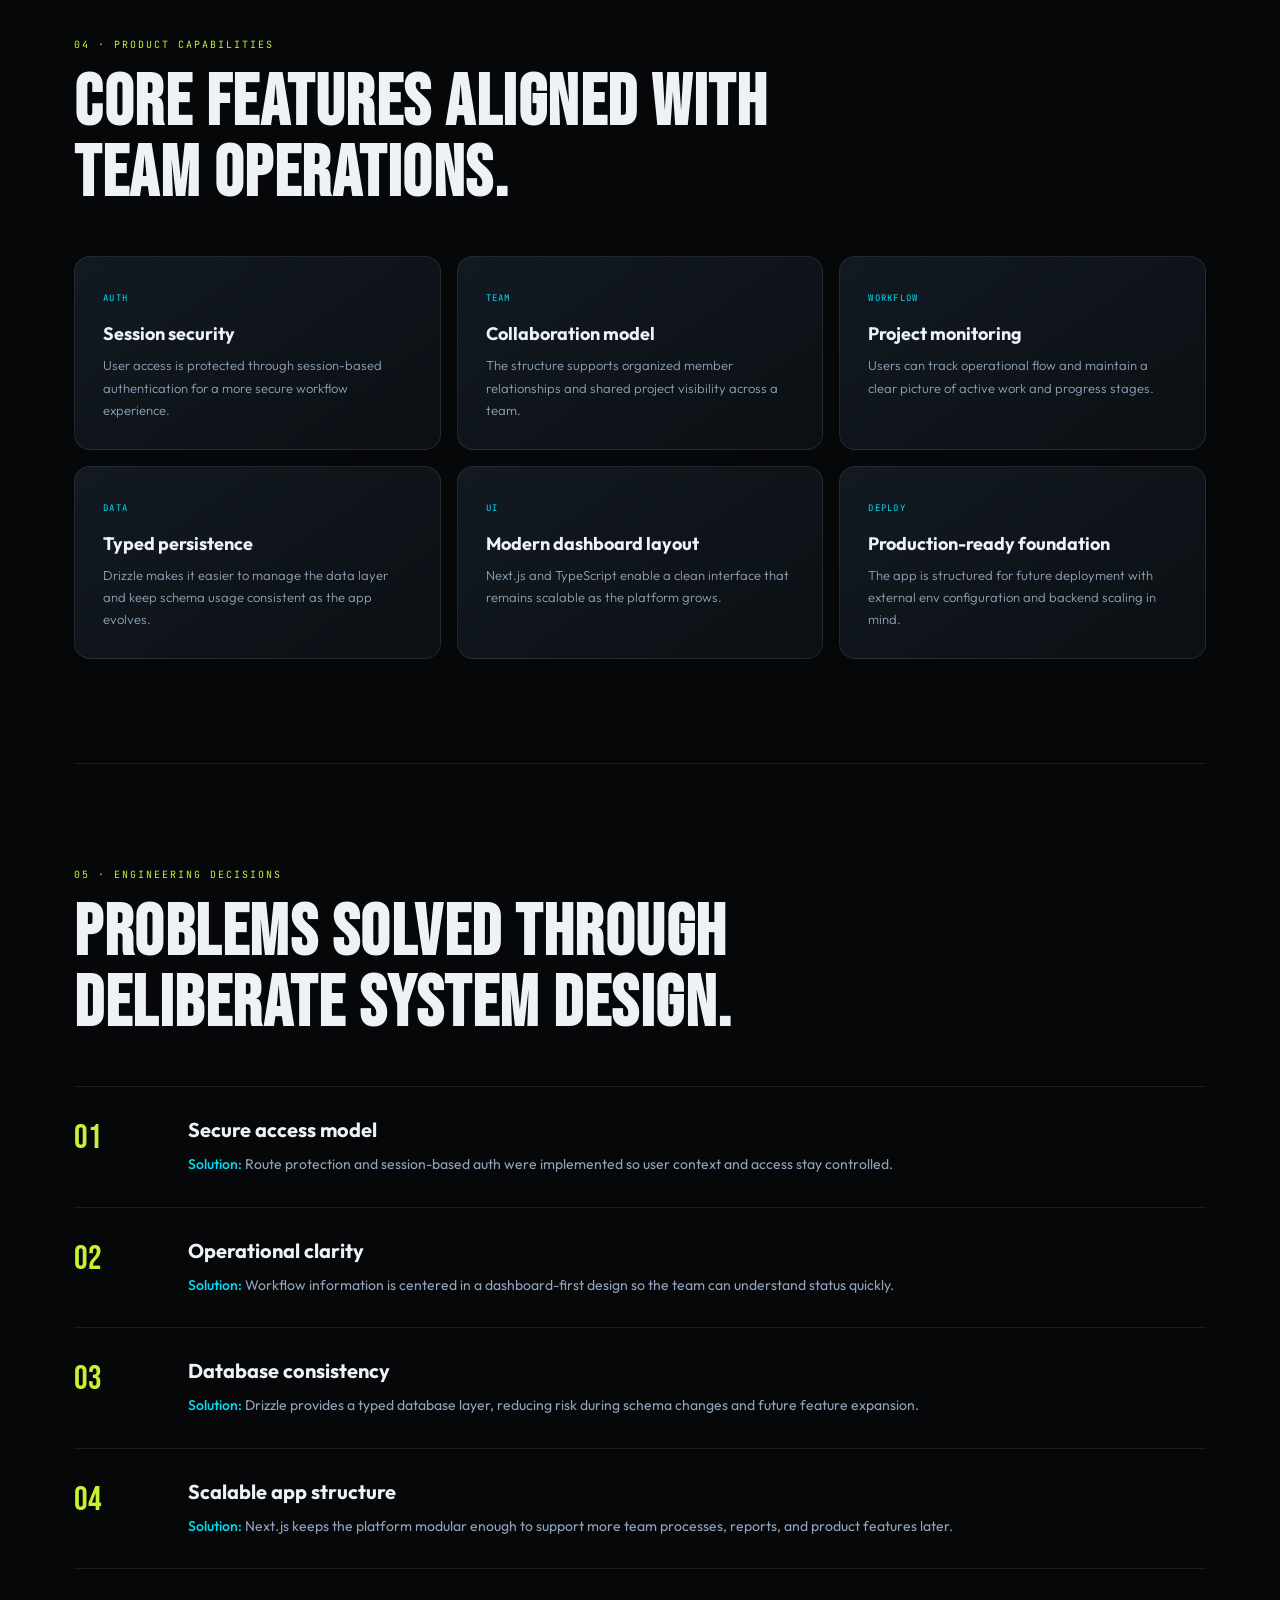
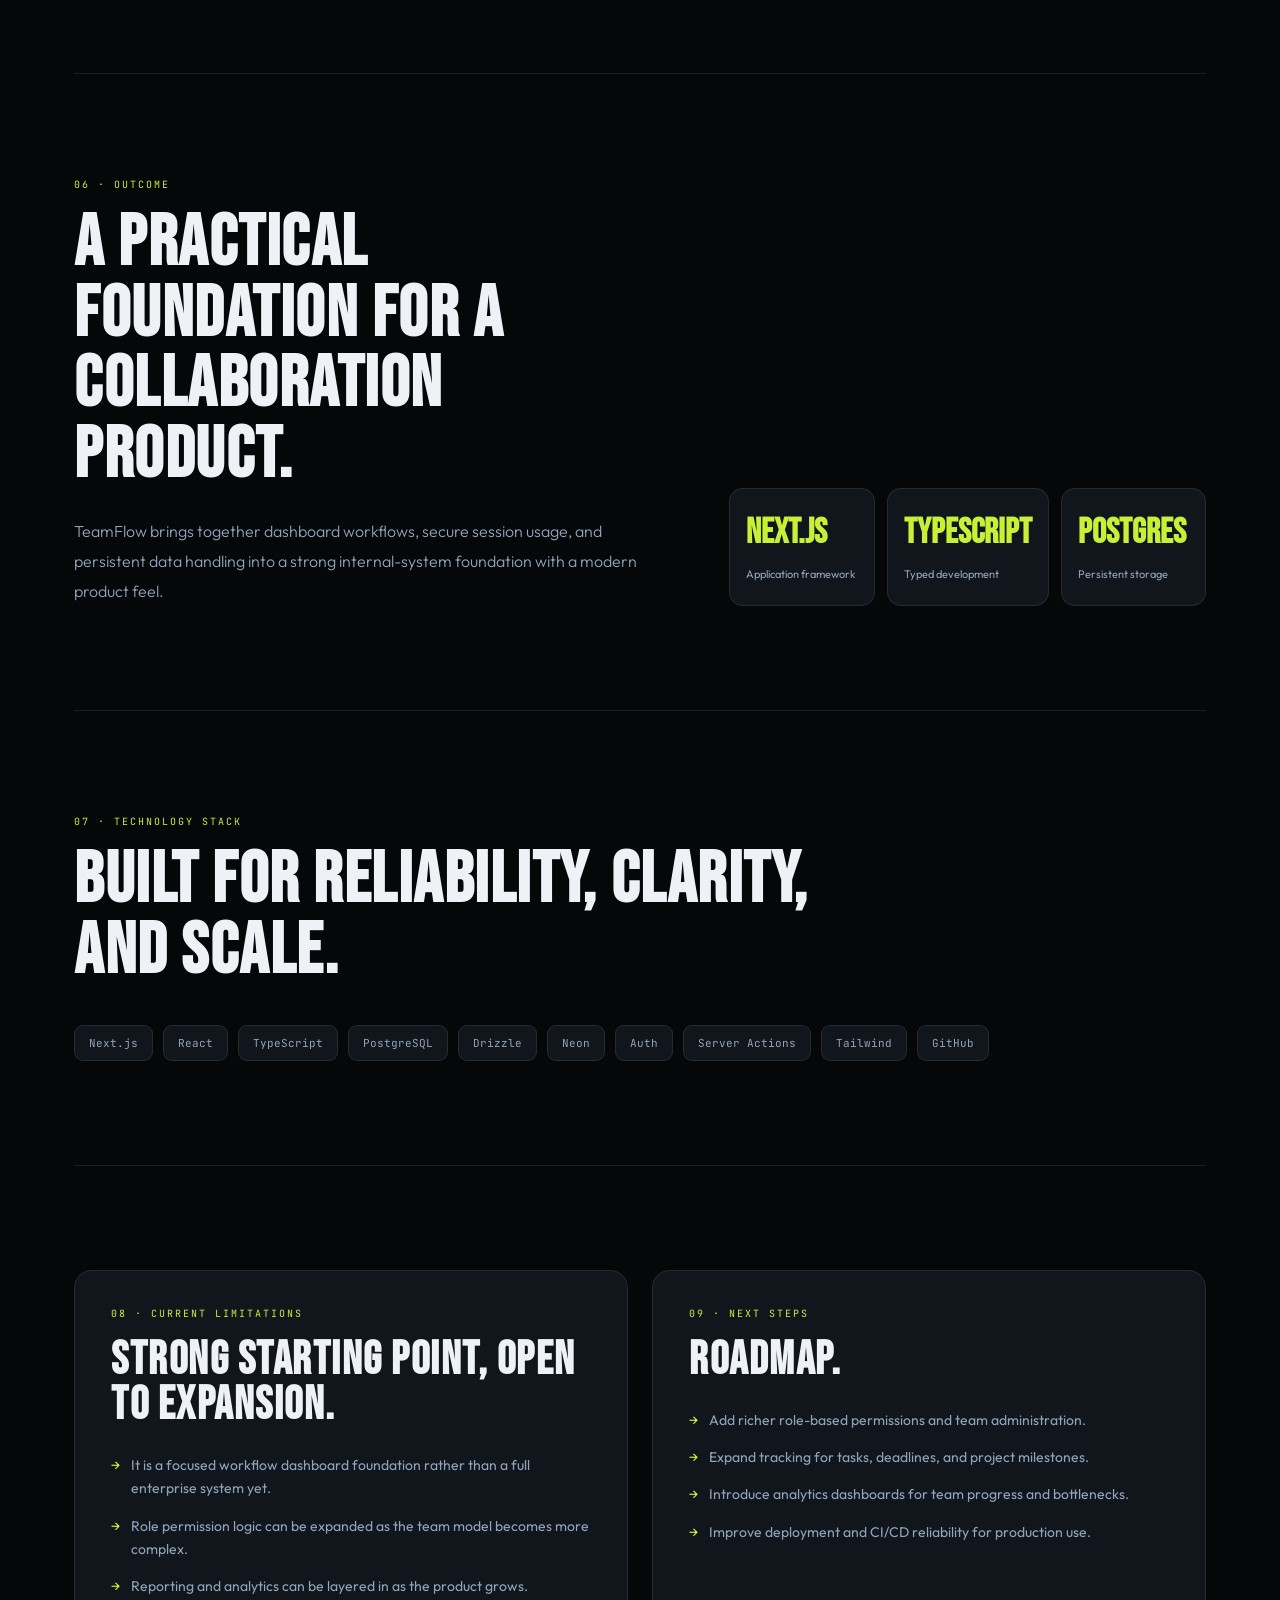
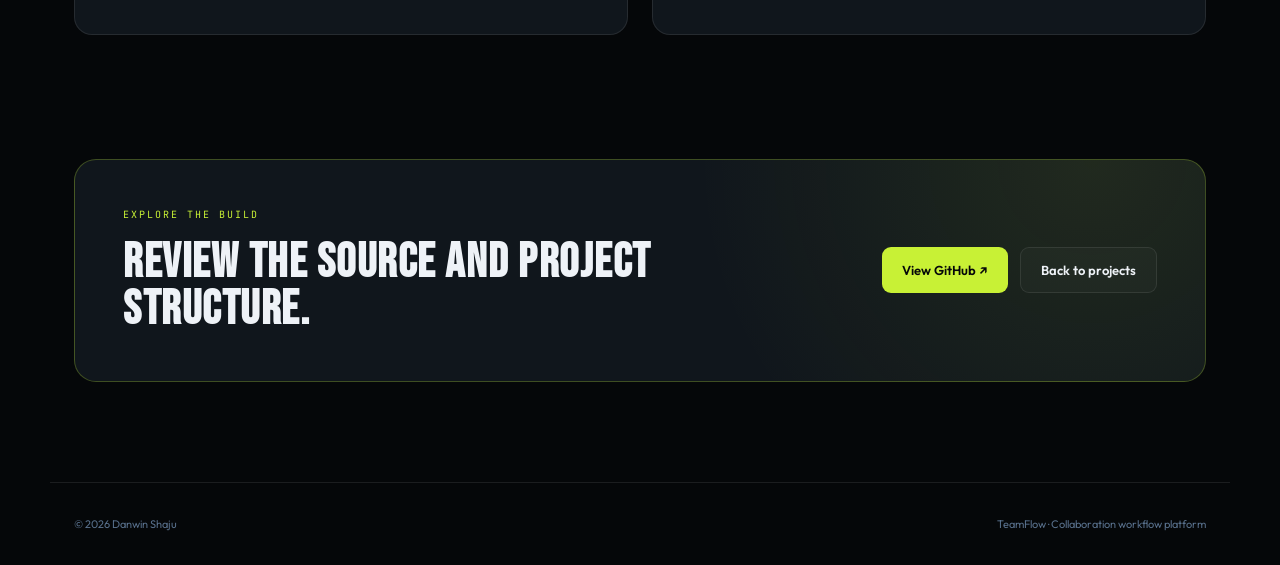
<file: teamflow-case-study.html>
<!DOCTYPE html>
<html lang="en">
<head>
  <meta charset="UTF-8">
  <meta name="viewport" content="width=device-width, initial-scale=1.0">
  <meta name="description" content="TeamFlow case study by Danwin Shaju: a secure collaboration dashboard built with Next.js, TypeScript, Drizzle, PostgreSQL, and session-based auth.">
  <title>TeamFlow Case Study | Danwin Shaju</title>
  <link rel="preconnect" href="https://fonts.googleapis.com">
  <link rel="preconnect" href="https://fonts.gstatic.com" crossorigin>
  <link href="https://fonts.googleapis.com/css2?family=Bebas+Neue&family=Outfit:wght@300;400;500;600;700&family=JetBrains+Mono:wght@400;500&display=swap" rel="stylesheet">
  <link rel="stylesheet" href="./case-study.css?v=20260924-1">
</head>
<body>
  <header class="case-nav">
    <a href="./index.html#hero" class="case-logo">D<span>.</span>S</a>
    <div class="case-nav-links">
      <a href="./index.html#projects">← Portfolio</a>
      <a href="https://github.com/Danwinshaju/TeamFlow" target="_blank" rel="noopener" class="nav-primary">View GitHub ↗</a>
    </div>
  </header>

  <main>
    <section class="case-hero">
      <div class="hero-copy">
        <div class="eyebrow">Case Study · Full Stack</div>
        <h1>Team<span>Flow</span></h1>
        <p class="hero-lead">A modern collaboration platform built to centralize team workflows, project visibility, and secure access inside a single dashboard-driven experience.</p>
        <div class="hero-actions">
          <a href="https://github.com/Danwinshaju/TeamFlow" target="_blank" rel="noopener" class="button primary">Explore the source ↗</a>
          <a href="#architecture" class="button secondary">See architecture ↓</a>
        </div>
      </div>
      <div class="hero-facts" aria-label="Project facts">
        <article><span>Role</span><strong>Full-Stack Developer</strong></article>
        <article><span>Stack</span><strong>Next.js + TypeScript</strong></article>
        <article><span>Database</span><strong>PostgreSQL / Neon</strong></article>
        <article><span>Status</span><strong>Workflow dashboard</strong></article>
      </div>
    </section>

    <section class="case-section overview-grid">
      <div>
        <div class="section-label">01 · Overview</div>
        <h2>One workspace for team coordination.</h2>
      </div>
      <div class="overview-copy">
        <p>TeamFlow was created to simplify the way teams monitor projects, assign ownership, and track progress inside a single product. It emphasizes visibility, clarity, and secure access without forcing users into a fragmented workflow.</p>
        <p>The product combines a responsive dashboard, session-protected access, and persistent data models so that work moves forward in a cleaner and more reliable way.</p>
      </div>
    </section>

    <section class="case-section screenshot-section">
      <div class="section-heading-row">
        <div><div class="section-label">02 · Interface</div><h2>Built around action and clarity.</h2></div>
        <p>The interface centers on what matters most: team status, workflow organization, and a clean overview that reduces confusion.</p>
      </div>
      <figure class="product-frame">
        <img src="./assets/project-previews/teamflow-dashboard.svg" alt="TeamFlow dashboard preview with collaborative workflow panels">
        <figcaption>TeamFlow dashboard concept focused on workflow visibility and team coordination.</figcaption>
      </figure>
    </section>

    <section class="case-section" id="architecture">
      <div class="section-heading-row">
        <div><div class="section-label">03 · Architecture</div><h2>Full-stack structure for a reliable workflow.</h2></div>
        <p>Every layer is built to support dependable team operations: UI, auth, business logic, and persistent storage.</p>
      </div>
      <div class="architecture-flow" role="img" aria-label="TeamFlow architecture: Next.js frontend, auth, backend logic, Drizzle ORM, and PostgreSQL storage">
        <article><span>01</span><strong>Next.js app</strong><small>Responsive collaboration interface</small></article>
        <div class="flow-arrow">→</div>
        <article><span>02</span><strong>Auth layer</strong><small>Session-based protected access</small></article>
        <div class="flow-arrow">→</div>
        <article><span>03</span><strong>Project logic</strong><small>Workflow and team orchestration</small></article>
        <div class="flow-arrow">→</div>
        <article><span>04</span><strong>Drizzle ORM</strong><small>Typed database access and schema control</small></article>
        <div class="flow-arrow">→</div>
        <article><span>05</span><strong>PostgreSQL / Neon</strong><small>Persistent workflow data</small></article>
      </div>
    </section>

    <section class="case-section">
      <div class="section-label">04 · Product capabilities</div>
      <h2>Core features aligned with team operations.</h2>
      <div class="feature-grid">
        <article><span>AUTH</span><h3>Session security</h3><p>User access is protected through session-based authentication for a more secure workflow experience.</p></article>
        <article><span>TEAM</span><h3>Collaboration model</h3><p>The structure supports organized member relationships and shared project visibility across a team.</p></article>
        <article><span>WORKFLOW</span><h3>Project monitoring</h3><p>Users can track operational flow and maintain a clear picture of active work and progress stages.</p></article>
        <article><span>DATA</span><h3>Typed persistence</h3><p>Drizzle makes it easier to manage the data layer and keep schema usage consistent as the app evolves.</p></article>
        <article><span>UI</span><h3>Modern dashboard layout</h3><p>Next.js and TypeScript enable a clean interface that remains scalable as the platform grows.</p></article>
        <article><span>DEPLOY</span><h3>Production-ready foundation</h3><p>The app is structured for future deployment with external env configuration and backend scaling in mind.</p></article>
      </div>
    </section>

    <section class="case-section">
      <div class="section-label">05 · Engineering decisions</div>
      <h2>Problems solved through deliberate system design.</h2>
      <div class="decision-list">
        <article><div class="decision-number">01</div><div><h3>Secure access model</h3><p><strong>Solution:</strong> Route protection and session-based auth were implemented so user context and access stay controlled.</p></div></article>
        <article><div class="decision-number">02</div><div><h3>Operational clarity</h3><p><strong>Solution:</strong> Workflow information is centered in a dashboard-first design so the team can understand status quickly.</p></div></article>
        <article><div class="decision-number">03</div><div><h3>Database consistency</h3><p><strong>Solution:</strong> Drizzle provides a typed database layer, reducing risk during schema changes and future feature expansion.</p></div></article>
        <article><div class="decision-number">04</div><div><h3>Scalable app structure</h3><p><strong>Solution:</strong> Next.js keeps the platform modular enough to support more team processes, reports, and product features later.</p></div></article>
      </div>
    </section>

    <section class="case-section outcome-section">
      <div>
        <div class="section-label">06 · Outcome</div>
        <h2>A practical foundation for a collaboration product.</h2>
        <p>TeamFlow brings together dashboard workflows, secure session usage, and persistent data handling into a strong internal-system foundation with a modern product feel.</p>
      </div>
      <div class="outcome-metrics">
        <article><strong>Next.js</strong><span>Application framework</span></article>
        <article><strong>TypeScript</strong><span>Typed development</span></article>
        <article><strong>Postgres</strong><span>Persistent storage</span></article>
      </div>
    </section>

    <section class="case-section stack-section">
      <div class="section-label">07 · Technology stack</div>
      <h2>Built for reliability, clarity, and scale.</h2>
      <div class="stack-list"><span>Next.js</span><span>React</span><span>TypeScript</span><span>PostgreSQL</span><span>Drizzle</span><span>Neon</span><span>Auth</span><span>Server Actions</span><span>Tailwind</span><span>GitHub</span></div>
    </section>

    <section class="case-section limits-grid">
      <article>
        <div class="section-label">08 · Current limitations</div>
        <h2>Strong starting point, open to expansion.</h2>
        <ul><li>It is a focused workflow dashboard foundation rather than a full enterprise system yet.</li><li>Role permission logic can be expanded as the team model becomes more complex.</li><li>Reporting and analytics can be layered in as the product grows.</li></ul>
      </article>
      <article>
        <div class="section-label">09 · Next steps</div>
        <h2>Roadmap.</h2>
        <ul><li>Add richer role-based permissions and team administration.</li><li>Expand tracking for tasks, deadlines, and project milestones.</li><li>Introduce analytics dashboards for team progress and bottlenecks.</li><li>Improve deployment and CI/CD reliability for production use.</li></ul>
      </article>
    </section>

    <section class="case-cta">
      <div><div class="section-label">Explore the build</div><h2>Review the source and project structure.</h2></div>
      <div class="hero-actions"><a href="https://github.com/Danwinshaju/TeamFlow" target="_blank" rel="noopener" class="button primary">View GitHub ↗</a><a href="./index.html#projects" class="button secondary">Back to projects</a></div>
    </section>
  </main>

  <footer><span>© 2026 Danwin Shaju</span><span>TeamFlow · Collaboration workflow platform</span></footer>
</body>
</html>
</file>
<file: about.css>
*,*::before,*::after{box-sizing:border-box;margin:0;padding:0}
:root{
  --bg:#050709;
  --bg2:#080b10;
  --bg3:#0c1018;
  --surface:rgba(255,255,255,0.032);
  --surface2:rgba(255,255,255,0.055);
  --border:rgba(255,255,255,0.07);
  --border2:rgba(255,255,255,0.13);
  --lime:#c8f135;
  --lime2:#a8d020;
  --cyan:#00e5ff;
  --purple:#9b5de5;
  --orange:#fb923c;
  --text:#eef2f7;
  --text2:#8fa3bc;
  --text3:#4a6080;
  --font-display:'Bebas Neue',sans-serif;
  --font-body:'Outfit',sans-serif;
  --font-mono:'JetBrains Mono',monospace;
  --r:12px;
  --r2:20px;
  --max:1200px;
  --px:6vw;
}
html{scroll-behavior:smooth}
body{background:var(--bg);color:var(--text);font-family:var(--font-body);overflow-x:hidden;cursor:none}

/* ─── CURSOR ─────────────────────────────────── */
.cursor{position:fixed;pointer-events:none;z-index:9999;mix-blend-mode:difference}
.cursor-dot{width:8px;height:8px;background:var(--lime);border-radius:50%;transform:translate(-50%,-50%)}
.cursor-ring{width:40px;height:40px;border:1.5px solid var(--lime);border-radius:50%;transform:translate(-50%,-50%);transition:width .3s,height .3s,opacity .3s;opacity:.6}

/* ─── PROGRESS ───────────────────────────────── */
#progress{position:fixed;top:0;left:0;height:2px;background:var(--lime);z-index:1000;transition:width .1s;width:0}

/* ─── NAV ────────────────────────────────────── */
nav{
  position:fixed;top:0;left:0;right:0;z-index:500;
  height:68px;display:flex;align-items:center;justify-content:space-between;
  padding:0 var(--px);
  background:rgba(5,7,9,.85);backdrop-filter:blur(24px);
  border-bottom:1px solid rgba(255,255,255,.045)
}
.nav-logo{font-family:var(--font-display);font-size:26px;letter-spacing:2px;color:var(--text);text-decoration:none}
.nav-logo em{color:var(--lime);font-style:normal}
.nav-links{display:flex;gap:2.2rem;list-style:none}
.nav-links a{font-size:12.5px;font-weight:500;color:var(--text2);text-decoration:none;letter-spacing:.07em;text-transform:uppercase;transition:color .2s;position:relative}
.nav-links a::after{content:'';position:absolute;bottom:-4px;left:0;width:0;height:1px;background:var(--lime);transition:width .3s}
.nav-links a:hover{color:var(--lime)}
.nav-links a:hover::after{width:100%}
.nav-hire{font-family:var(--font-body);font-size:13px;font-weight:600;padding:9px 22px;background:var(--lime);color:#050709;border:0;border-radius:8px;text-decoration:none;letter-spacing:.04em;transition:background .2s,transform .15s;cursor:pointer}
.nav-hire:hover{background:var(--lime2);transform:translateY(-1px)}
.nav-actions{display:flex;align-items:center;gap:10px}
.hire-menu-wrap{position:relative}
.hire-menu{
  position:absolute;top:calc(100% + 14px);right:0;width:300px;padding:12px;
  background:rgba(12,16,20,.98);border:1px solid var(--border2);border-radius:14px;
  box-shadow:0 22px 55px rgba(0,0,0,.42);opacity:0;visibility:hidden;
  transform:translateY(-8px) scale(.98);transform-origin:top right;
  transition:opacity .2s ease,transform .2s ease,visibility .2s;z-index:700;
}
.hire-menu.open{opacity:1;visibility:visible;transform:translateY(0) scale(1)}
.hire-menu::before{content:'';position:absolute;top:-6px;right:28px;width:11px;height:11px;background:#0c1014;border-left:1px solid var(--border2);border-top:1px solid var(--border2);transform:rotate(45deg)}
.hire-menu-heading{padding:7px 9px 10px;font-family:var(--font-mono);font-size:10px;letter-spacing:.12em;text-transform:uppercase;color:var(--text3)}
.hire-option{display:flex;align-items:center;gap:12px;padding:12px;border-radius:10px;color:var(--text);text-decoration:none;border:1px solid transparent;transition:background .2s,border-color .2s,transform .2s}
.hire-option:hover,.hire-option:focus-visible{background:rgba(200,241,53,.055);border-color:rgba(200,241,53,.18);transform:translateX(-2px)}
.hire-option-icon{width:38px;height:38px;display:flex;align-items:center;justify-content:center;border-radius:10px;background:rgba(200,241,53,.09);color:var(--lime);font-size:17px;flex-shrink:0}
.hire-option:last-child .hire-option-icon{background:rgba(0,229,255,.08);color:var(--cyan)}
.hire-option strong{display:block;font-size:13px;margin-bottom:3px}
.hire-option small{display:block;font-size:11px;color:var(--text3);font-weight:400}
.menu-toggle{width:42px;height:42px;border:1px solid var(--border2);border-radius:10px;background:var(--surface);color:var(--text);cursor:pointer;transition:transform .2s,border-color .2s,background .2s}
.menu-toggle:hover{transform:translateY(-2px);border-color:rgba(200,241,53,.32);background:var(--surface2)}
.menu-toggle{display:none;position:relative;padding:0 11px}
.menu-toggle span{display:block;width:18px;height:1.5px;background:currentColor;position:absolute;left:11px;transition:transform .25s,top .25s}
.menu-toggle span:first-child{top:16px}.menu-toggle span:last-child{top:24px}
.menu-toggle.open span:first-child{top:20px;transform:rotate(45deg)}.menu-toggle.open span:last-child{top:20px;transform:rotate(-45deg)}
.mobile-nav{display:none}
.nav-scrolled{height:62px;background:rgba(5,7,9,.94);box-shadow:0 12px 32px rgba(0,0,0,.18)}


/* ─── HERO ───────────────────────────────────── */
#hero{
  min-height:100vh;
  display:grid;grid-template-columns:minmax(0,1.05fr) minmax(420px,.95fr);align-items:center;
  padding:calc(28px + 63px) var(--px) 56px;
  position:relative;overflow:hidden;gap:clamp(40px,5vw,72px);
}
.hero-noise{position:absolute;inset:0;background-image:url("data:image/svg+xml,%3Csvg viewBox='0 0 200 200' xmlns='http://www.w3.org/2000/svg'%3E%3Cfilter id='n'%3E%3CfeTurbulence type='fractalNoise' baseFrequency='0.65' numOctaves='3' stitchTiles='stitch'/%3E%3C/filter%3E%3Crect width='100%25' height='100%25' filter='url(%23n)' opacity='0.025'/%3E%3C/svg%3E");pointer-events:none}
.hero-glow{position:absolute;top:40%;left:60%;width:560px;height:560px;background:radial-gradient(circle,rgba(200,241,53,.055) 0%,transparent 65%);transform:translate(-50%,-50%);pointer-events:none}
.hero-glow2{position:absolute;top:75%;left:18%;width:400px;height:400px;background:radial-gradient(circle,rgba(0,229,255,.035) 0%,transparent 65%);transform:translate(-50%,-50%);pointer-events:none}

.hero-left{position:relative;z-index:1;display:flex;flex-direction:column;justify-content:center}
.hero-status{
  display:inline-flex;align-items:center;gap:10px;
  padding:8px 18px;border:1px solid rgba(200,241,53,.22);border-radius:99px;
  font-size:11.5px;font-weight:500;color:var(--lime);letter-spacing:.1em;text-transform:uppercase;
  margin-bottom:22px;background:rgba(200,241,53,.04);width:fit-content;
}
.hero-status-dot{width:7px;height:7px;border-radius:50%;background:var(--lime);animation:pulse 2s infinite;flex-shrink:0}
@keyframes pulse{0%,100%{box-shadow:0 0 0 0 rgba(200,241,53,.5)}50%{box-shadow:0 0 0 8px rgba(200,241,53,0)}}

.hero-name{
  font-family:var(--font-display);
  font-size:clamp(60px,6.4vw,92px);
  line-height:.88;letter-spacing:2px;margin-bottom:24px;
}
.hero-name .outline{
  display:block;
  -webkit-text-stroke:1.5px rgba(238,242,247,.25);
  -webkit-text-fill-color:transparent;
}
.hero-name .filled{display:block;color:var(--text)}
.hero-kicker{display:block;font-family:var(--font-mono);font-size:11px;letter-spacing:.24em;color:var(--cyan);margin-bottom:8px}

.hero-desc{
  font-size:15.5px;line-height:1.72;color:var(--text2);
  max-width:500px;margin-bottom:30px;font-weight:300;
}
.hero-desc strong{color:var(--text);font-weight:600}

.hero-actions{display:flex;gap:12px;flex-wrap:wrap;margin-bottom:38px}
.btn-lime{
  display:inline-flex;align-items:center;gap:8px;
  background:var(--lime);color:#050709;
  font-family:var(--font-body);font-size:14px;font-weight:700;
  padding:14px 30px;border-radius:10px;border:none;text-decoration:none;
  letter-spacing:.03em;cursor:pointer;transition:all .2s;
}
.btn-lime:hover{background:var(--lime2);transform:translateY(-2px)}
.btn-ghost{
  display:inline-flex;align-items:center;gap:8px;
  background:transparent;color:var(--text);
  font-family:var(--font-body);font-size:14px;font-weight:500;
  padding:13px 26px;border-radius:10px;border:1px solid var(--border2);
  text-decoration:none;cursor:pointer;transition:all .2s;
}
.btn-ghost:hover{border-color:rgba(255,255,255,.25);background:var(--surface)}

.hero-stats{display:flex;gap:clamp(34px,4vw,58px);align-items:flex-start}
.stat-block{display:block}
.stat-num{font-family:var(--font-display);font-size:40px;letter-spacing:1px;color:var(--lime);line-height:1}
.stat-lbl{font-size:11.5px;color:var(--text3);letter-spacing:.08em;text-transform:uppercase;margin-top:6px}

/* CODE CARD */
.hero-right{position:relative;z-index:1;display:flex;align-items:center;justify-content:flex-end;min-width:0}
.code-card{
  background:var(--bg3);border:1px solid var(--border);
  border-radius:var(--r2);overflow:hidden;position:relative;width:100%;max-width:500px;
}
.code-card::before{content:'';position:absolute;top:0;left:0;right:0;height:1px;background:linear-gradient(90deg,transparent,var(--lime),transparent)}
.code-topbar{display:flex;align-items:center;gap:8px;padding:14px 22px;border-bottom:1px solid var(--border);background:rgba(255,255,255,.012)}
.code-dots{display:flex;gap:7px}
.code-dot{width:12px;height:12px;border-radius:50%}
.code-title{font-family:var(--font-mono);font-size:12px;color:var(--text3);margin:0 auto}
.code-body{padding:22px 28px;font-family:var(--font-mono);font-size:12.5px;line-height:1.85}
.c-key{color:#9b5de5}
.c-str{color:var(--lime)}
.c-val{color:var(--cyan)}
.c-brace{color:var(--text2)}
.c-key2{color:#f7b731}
.typing-cursor{display:inline-block;width:2px;height:14px;background:var(--lime);vertical-align:text-bottom;animation:blink 1s step-end infinite;margin-left:2px}
@keyframes blink{0%,100%{opacity:1}50%{opacity:0}}
.tech-badges{display:flex;flex-wrap:wrap;gap:7px;padding:3px 28px 22px}
.tech-badge{display:inline-flex;align-items:center;gap:5px;padding:5px 13px;border-radius:8px;font-size:11.5px;font-weight:500;letter-spacing:.04em;border:1px solid}
.tb-lime{background:rgba(200,241,53,.06);border-color:rgba(200,241,53,.2);color:var(--lime)}
.tb-cyan{background:rgba(0,229,255,.05);border-color:rgba(0,229,255,.18);color:var(--cyan)}
.tb-purple{background:rgba(155,93,229,.07);border-color:rgba(155,93,229,.2);color:var(--purple)}
.tb-white{background:rgba(255,255,255,.04);border-color:var(--border2);color:var(--text2)}

/* ─── SECTION BASE ───────────────────────────── */
section{padding:110px var(--px)}
.inner{max-width:var(--max);margin:0 auto}
.section-label{font-family:var(--font-mono);font-size:11px;letter-spacing:.2em;text-transform:uppercase;color:var(--lime);margin-bottom:14px;display:flex;align-items:center;gap:10px}
.section-label::before{content:'//';color:var(--text3)}
.section-heading{font-family:var(--font-display);font-size:clamp(42px,5vw,68px);letter-spacing:2px;line-height:1;margin-bottom:16px;color:var(--text)}
.section-heading span{color:var(--lime)}
.section-sub{font-size:15.5px;color:var(--text2);line-height:1.75;max-width:520px;font-weight:300}

/* ─── ABOUT ──────────────────────────────────── */
#about{background:var(--bg2);position:relative;overflow:hidden;padding-top:92px;padding-bottom:60px}
#about::before{content:'ABOUT';position:absolute;right:-30px;top:50%;transform:translateY(-50%);font-family:var(--font-display);font-size:200px;color:rgba(255,255,255,.012);letter-spacing:8px;pointer-events:none;white-space:nowrap}

.about-inner{max-width:var(--max);margin:0 auto;display:grid;grid-template-columns:360px minmax(0,1fr);gap:clamp(56px,6vw,84px);align-items:start}

.about-visual-side{position:relative;display:flex;justify-content:center;padding-top:18px}
.about-photo-wrap{position:relative;width:310px}
.about-photo-frame{
  width:310px;height:380px;border-radius:var(--r2);
  background:linear-gradient(135deg,rgba(200,241,53,.05),rgba(155,93,229,.05));
  border:1px solid var(--border);overflow:hidden;
  display:flex;align-items:center;justify-content:center;position:relative;
}
.about-photo-frame::before{content:'';position:absolute;inset:0;background:radial-gradient(circle at 30% 20%,rgba(200,241,53,.08),transparent 60%)}
.about-photo-frame img{
  width:100%;height:100%;object-fit:cover;object-position:center 28%;display:block;
  position:relative;z-index:1;filter:contrast(1.06) saturate(1.03);
  image-rendering:auto;backface-visibility:hidden;
}
.about-initials{font-family:var(--font-display);font-size:100px;color:rgba(200,241,53,.06);letter-spacing:4px;position:relative;z-index:1}

.about-text-side{min-width:0}
.about-text-side p{font-size:15px;color:var(--text2);line-height:1.9;margin-bottom:20px;font-weight:300}
.about-text-side p strong{color:var(--text);font-weight:600}

.about-highlights{grid-column:1/-1;display:grid;grid-template-columns:repeat(4,minmax(0,1fr));gap:16px;margin-top:34px}
.hl-card{
  background:var(--surface);border:1px solid var(--border);border-radius:var(--r);
  padding:22px;min-height:148px;transition:border-color .2s,transform .2s,box-shadow .2s;position:relative;overflow:hidden;
}
.hl-card::after{content:'';position:absolute;left:0;right:0;bottom:0;height:2px;background:var(--lime);opacity:.65}
.hl-card:nth-child(2)::after{background:var(--cyan)}
.hl-card:nth-child(3)::after{background:var(--purple)}
.hl-card:nth-child(4)::after{background:var(--orange)}
.hl-card:hover{border-color:var(--border2);transform:translateY(-4px);box-shadow:0 18px 40px rgba(0,0,0,.18)}
.hl-icon{width:38px;height:38px;border-radius:10px;display:flex;align-items:center;justify-content:center;font-size:18px;margin-bottom:12px}
.hl-icon.lime{background:rgba(200,241,53,.08)}
.hl-icon.cyan{background:rgba(0,229,255,.07)}
.hl-icon.purple{background:rgba(155,93,229,.08)}
.hl-icon.orange{background:rgba(251,146,60,.08)}
.hl-name{font-size:14px;font-weight:600;color:var(--text);margin-bottom:7px}
.hl-sub{font-size:11.5px;line-height:1.55;color:var(--text3)}

/* ─── SKILLS ─────────────────────────────────── */
#skills{position:relative;overflow:hidden;padding-top:72px}
.skills-header{display:flex;justify-content:space-between;align-items:flex-end;margin-bottom:56px;flex-wrap:wrap;gap:24px}
.skills-grid{display:grid;grid-template-columns:repeat(4,1fr);gap:22px}
.skill-panel{
  background:var(--surface);border:1px solid var(--border);border-radius:var(--r2);
  padding:30px 28px;transition:border-color .3s,transform .3s;position:relative;
}
.skill-panel:hover{transform:translateY(-5px)}
.skill-panel.p-lime{border-top:2px solid var(--lime)}.skill-panel.p-lime:hover{border-color:var(--lime)}
.skill-panel.p-cyan{border-top:2px solid var(--cyan)}.skill-panel.p-cyan:hover{border-color:var(--cyan)}
.skill-panel.p-purple{border-top:2px solid var(--purple)}.skill-panel.p-purple:hover{border-color:var(--purple)}
.skill-panel.p-orange{border-top:2px solid var(--orange)}.skill-panel.p-orange:hover{border-color:var(--orange)}
.sp-icon{font-size:26px;margin-bottom:16px;display:block}
.sp-title{font-family:var(--font-display);font-size:22px;letter-spacing:1px;margin-bottom:22px;color:var(--text)}
.skill-row{margin-bottom:16px}
.skill-row:last-child{margin-bottom:0}
.sr-top{display:flex;justify-content:space-between;align-items:center;margin-bottom:7px}
.sr-name{font-size:13px;color:var(--text2)}
.sr-pct{font-family:var(--font-mono);font-size:11px;color:var(--text3)}
.sr-bar{height:3px;background:rgba(255,255,255,.06);border-radius:2px;overflow:hidden}
.sr-fill{height:100%;border-radius:2px;width:0;transition:width 1.4s cubic-bezier(.4,0,.2,1)}
.fill-lime{background:var(--lime)}
.fill-cyan{background:var(--cyan)}
.fill-purple{background:var(--purple)}
.fill-orange{background:var(--orange)}
.soft-skills{margin-top:72px;padding:38px;background:linear-gradient(135deg,rgba(200,241,53,.045),rgba(0,229,255,.025));border:1px solid var(--border);border-radius:var(--r2);display:grid;grid-template-columns:.8fr 1.6fr;gap:48px;align-items:start}
.soft-intro h3{font-family:var(--font-display);font-size:34px;line-height:1.05;letter-spacing:1px;margin-bottom:16px}
.soft-intro p{color:var(--text2);font-size:14px;line-height:1.75}
.soft-grid{display:grid;grid-template-columns:repeat(2,1fr);gap:12px}
.soft-card{padding:20px;border:1px solid var(--border);border-radius:12px;background:rgba(5,7,9,.45);transition:transform .25s,border-color .25s}
.soft-card:hover{transform:translateY(-3px);border-color:rgba(200,241,53,.28)}
.soft-card span{font-family:var(--font-mono);font-size:10px;color:var(--lime)}
.soft-card h4{font-size:14px;margin:8px 0 5px}
.soft-card p{font-size:12px;color:var(--text3);line-height:1.55}

/* ─── PROJECTS ───────────────────────────────── */
#projects{background:var(--bg2)}
.proj-filters{display:flex;gap:10px;margin-bottom:44px;flex-wrap:wrap}
.pf-btn{
  font-size:12px;font-weight:600;letter-spacing:.08em;text-transform:uppercase;
  padding:9px 22px;border-radius:8px;border:1px solid var(--border);
  background:transparent;color:var(--text3);cursor:pointer;transition:all .2s;
}
.pf-btn:hover,.pf-btn.active{background:rgba(200,241,53,.08);border-color:rgba(200,241,53,.28);color:var(--lime)}
.proj-grid{display:grid;grid-template-columns:repeat(2,1fr);gap:24px}
.proj-card{
  background:var(--surface);border:1px solid var(--border);border-radius:var(--r2);
  overflow:hidden;transition:transform .3s,border-color .3s;display:flex;flex-direction:column;
}
.proj-card:hover{transform:translateY(-6px);border-color:var(--border2)}
.proj-thumb{height:200px;position:relative;display:flex;align-items:center;justify-content:center;font-size:56px;overflow:hidden}
.aquaguard-thumb{background:radial-gradient(circle at 70% 25%,rgba(0,229,255,.28),transparent 32%),linear-gradient(135deg,#03141b,#062f3b 50%,#061c28)}
.teamflow-thumb{background:radial-gradient(circle at 18% 18%,rgba(200,241,53,.18),transparent 28%),radial-gradient(circle at 82% 24%,rgba(0,229,255,.22),transparent 26%),linear-gradient(135deg,#07120d,#122d1f 38%,#08171d 100%)}
.nexa-react-thumb{background:radial-gradient(circle at 30% 25%,rgba(155,93,229,.32),transparent 32%),linear-gradient(135deg,#11071f,#25104a 55%,#07182d)}
.teamflow-scene{position:relative;z-index:1;width:82%;height:72%;display:flex;align-items:center;justify-content:center}
.teamflow-window{width:100%;height:100%;padding:14px;border-radius:18px;border:1px solid rgba(200,241,53,.28);background:rgba(7,18,16,.72);box-shadow:0 18px 36px rgba(0,0,0,.24),inset 0 0 20px rgba(0,229,255,.08)}
.teamflow-topbar{display:flex;gap:7px;padding-bottom:12px;border-bottom:1px solid rgba(255,255,255,.08)}
.teamflow-dot{display:block;width:9px;height:9px;border-radius:50%;background:linear-gradient(135deg,#c8f135,#00e5ff)}
.teamflow-layout{display:grid;grid-template-columns:82px 1fr;gap:12px;margin-top:14px;height:calc(100% - 38px)}
.teamflow-sidebar{display:flex;flex-direction:column;gap:10px;padding-top:6px}
.teamflow-sidebar span{display:block;height:18px;border-radius:8px;background:rgba(255,255,255,.08);border:1px solid rgba(255,255,255,.06)}
.teamflow-sidebar span:nth-child(2){height:58px;background:rgba(0,229,255,.12);border-color:rgba(0,229,255,.18)}
.teamflow-main{display:flex;flex-direction:column;gap:12px}
.teamflow-headerline{height:18px;width:62%;border-radius:8px;background:linear-gradient(90deg,rgba(200,241,53,.9),rgba(0,229,255,.7));box-shadow:0 0 18px rgba(200,241,53,.2)}
.teamflow-panels{display:grid;grid-template-columns:1.3fr .9fr .9fr;gap:8px}
.mini-panel{height:46px;border-radius:10px;background:linear-gradient(135deg,rgba(255,255,255,.08),rgba(255,255,255,.03));border:1px solid rgba(255,255,255,.06)}
.mini-panel-lg{background:linear-gradient(135deg,rgba(0,229,255,.22),rgba(200,241,53,.14));border-color:rgba(0,229,255,.18)}
.teamflow-chart{position:relative;height:78px;border-radius:12px;background:linear-gradient(180deg,rgba(255,255,255,.04),rgba(255,255,255,.02));border:1px solid rgba(255,255,255,.06);overflow:hidden}
.teamflow-chart::before{content:'';position:absolute;left:7%;right:7%;bottom:14%;height:50%;background:linear-gradient(180deg,rgba(0,229,255,.7),rgba(200,241,53,.16));clip-path:polygon(0 78%,18% 52%,34% 60%,49% 32%,62% 46%,75% 12%,100% 72%,100% 100%,0 100%);opacity:.9}
.project-mark{display:flex;flex-direction:column;align-items:center;gap:8px;position:relative;z-index:1}
.project-mark span{font-family:var(--font-display);font-size:64px;letter-spacing:5px;color:var(--text);line-height:.8;text-shadow:0 0 36px rgba(0,229,255,.22)}
.project-mark small{font-family:var(--font-mono);font-size:9px;letter-spacing:.28em;color:var(--lime)}
.proj-featured{border-color:rgba(0,229,255,.2)}
.project-proof{display:flex;gap:8px;flex-wrap:wrap;margin:-6px 0 18px}
.project-proof span{font-size:10px;color:var(--cyan);padding:4px 9px;border-left:1px solid var(--cyan);background:rgba(0,229,255,.035)}
.proj-thumb::after{content:'';position:absolute;inset:0;background:rgba(5,7,9,0);transition:background .3s}
.proj-card:hover .proj-thumb::after{background:rgba(5,7,9,.55)}
.proj-card:focus-within .proj-thumb::after{background:rgba(5,7,9,.55)}
.proj-overlay{position:absolute;inset:0;display:flex;align-items:center;justify-content:center;gap:12px;opacity:0;transition:opacity .3s;z-index:1}
.proj-card:hover .proj-overlay{opacity:1}
.proj-card:focus-within .proj-overlay{opacity:1}
.pov-btn{display:inline-flex;align-items:center;gap:6px;padding:10px 20px;border-radius:8px;font-size:13px;font-weight:600;text-decoration:none;cursor:pointer;transition:transform .15s}
.pov-btn:hover{transform:scale(1.04)}
.pov-demo{background:var(--lime);color:#050709}
.pov-code{background:rgba(255,255,255,.12);color:var(--text);border:1px solid rgba(255,255,255,.15)}
.proj-body{padding:28px;flex:1;display:flex;flex-direction:column}
.proj-tags-row{display:flex;gap:6px;margin-bottom:14px;flex-wrap:wrap}
.proj-tag{font-size:10px;font-weight:700;letter-spacing:.1em;text-transform:uppercase;padding:4px 12px;border-radius:99px;border:1px solid}
.tag-fe{border-color:rgba(200,241,53,.25);color:var(--lime);background:rgba(200,241,53,.05)}
.tag-fs{border-color:rgba(155,93,229,.25);color:var(--purple);background:rgba(155,93,229,.05)}
.tag-mern{border-color:rgba(0,229,255,.2);color:var(--cyan);background:rgba(0,229,255,.04)}
.tag-ai{border-color:rgba(251,146,60,.25);color:var(--orange);background:rgba(251,146,60,.05)}
.proj-name{font-family:var(--font-display);font-size:26px;letter-spacing:1px;color:var(--text);margin-bottom:10px}
.proj-desc{font-size:13.5px;color:var(--text2);line-height:1.75;margin-bottom:20px;font-weight:300;flex:1}
.proj-stack{display:flex;flex-wrap:wrap;gap:7px}
.ps-chip{font-family:var(--font-mono);font-size:11px;padding:4px 12px;border-radius:6px;background:rgba(255,255,255,.04);border:1px solid var(--border);color:var(--text3)}
.proj-actions{display:flex;gap:10px;margin-top:18px;padding-top:18px;border-top:1px solid var(--border)}
.proj-link{display:inline-flex;align-items:center;justify-content:center;flex:1;padding:11px 14px;border-radius:10px;text-decoration:none;font-size:12px;font-weight:700;letter-spacing:.06em;text-transform:uppercase;transition:transform .2s,box-shadow .2s,border-color .2s}
.proj-link:hover{transform:translateY(-2px)}
.primary-link{background:var(--lime);color:#050709;box-shadow:0 10px 24px rgba(200,241,53,.12);border:1px solid rgba(200,241,53,.45)}
.secondary-link{background:rgba(255,255,255,.02);border:1px solid rgba(255,255,255,.12);color:var(--text);box-shadow:inset 0 0 0 1px rgba(255,255,255,.02)}

/* ─── EDUCATION / EXPERIENCE ─────────────────── */
.info-section{padding:110px var(--px);background:var(--bg)}
.info-section.alt{background:var(--bg2)}
.info-section .inner{max-width:var(--max)}

.info-card{
  background:var(--surface);border:1px solid var(--border);border-radius:var(--r2);
  padding:40px;margin-top:44px;transition:.3s;
}
.info-card:hover{transform:translateY(-6px);border-color:rgba(200,241,53,.25)}

.card-icon{
  width:64px;height:64px;border-radius:50%;
  border:1.5px solid rgba(200,241,53,.35);
  display:flex;align-items:center;justify-content:center;
  font-size:28px;margin-bottom:22px;
  background:rgba(200,241,53,.04);
}
.info-card h3{font-size:26px;font-weight:600;margin-bottom:8px;color:var(--text)}
.info-card h4{color:var(--lime);margin-bottom:16px;font-size:13px;font-weight:500;letter-spacing:.04em;text-transform:uppercase}
.info-card p{color:var(--text2);line-height:1.85;margin-bottom:22px;font-size:15px;font-weight:300}
.tags{display:flex;flex-wrap:wrap;gap:9px}
.tags span{
  padding:7px 15px;border-radius:8px;
  border:1px solid var(--border);background:rgba(255,255,255,.03);
  font-size:12px;color:var(--text2);
}

/* ─── CERTIFICATIONS ─────────────────────────── */
#certifications{padding:110px var(--px);background:var(--bg2)}
.cert-grid{display:grid;grid-template-columns:repeat(3,1fr);gap:22px;margin-top:52px}
.cert-card{
  background:var(--surface);border:1px solid var(--border);border-radius:var(--r2);
  padding:32px 28px;transition:.35s;position:relative;overflow:hidden;display:flex;flex-direction:column;
}
.cert-card::before{content:'';position:absolute;top:0;left:0;right:0;height:2px;background:linear-gradient(90deg,transparent,rgba(200,241,53,.4),transparent);opacity:0;transition:opacity .3s}
.cert-card:hover{transform:translateY(-8px);border-color:rgba(200,241,53,.25)}
.cert-card:hover::before{opacity:1}
.cert-icon{font-size:36px;margin-bottom:18px;display:block}
.cert-card h3{font-size:17px;font-weight:600;margin-bottom:8px;color:var(--text);line-height:1.4}
.cert-card p{color:var(--text2);margin-bottom:8px;font-size:13px;flex:1}
.cert-year{display:inline-block;color:var(--lime);margin-bottom:20px;font-size:12px;font-family:var(--font-mono)}
.cert-link{
  display:inline-flex;align-items:center;gap:8px;
  padding:10px 18px;border:1px solid rgba(200,241,53,.3);
  border-radius:8px;color:var(--lime);text-decoration:none;font-size:13px;font-weight:500;
  transition:all .2s;width:fit-content;
}
.cert-link:hover{background:rgba(200,241,53,.08);border-color:var(--lime)}

/* ─── RESUME CTA ─────────────────────────────── */
#resume{background:var(--bg);text-align:center;padding:110px var(--px)}
.resume-inner{max-width:680px;margin:0 auto}
.resume-box{
  background:var(--bg3);border:1px solid var(--border);border-radius:28px;
  padding:72px 60px;margin-top:56px;position:relative;overflow:hidden;
}
.resume-box::before{content:'';position:absolute;top:0;left:20%;right:20%;height:1px;background:linear-gradient(90deg,transparent,var(--lime),transparent)}
.resume-box::after{content:'';position:absolute;inset:0;background:radial-gradient(ellipse 70% 50% at 50% 0%,rgba(200,241,53,.04),transparent);pointer-events:none}
.rb-big{font-family:var(--font-display);font-size:clamp(50px,7vw,90px);line-height:.92;letter-spacing:3px;margin-bottom:22px;color:var(--text)}
.rb-big span{color:var(--lime)}
.rb-sub{font-size:15px;color:var(--text2);line-height:1.75;margin-bottom:38px;font-weight:300}
.rb-btns{display:flex;gap:14px;justify-content:center;flex-wrap:wrap}

/* ─── CONTACT ────────────────────────────────── */
#contact{padding:110px var(--px);background:var(--bg2)}
.contact-inner{max-width:var(--max);margin:0 auto}
.contact-heading-row{text-align:center;margin-bottom:56px}
.contact-grid{display:grid;grid-template-columns:repeat(4,1fr);gap:16px;max-width:900px;margin:0 auto}
.contact-link{
  display:flex;flex-direction:column;align-items:center;justify-content:center;
  gap:12px;text-decoration:none;color:var(--text);
  padding:32px 20px;
  border:1px solid var(--border);border-radius:var(--r2);
  background:var(--surface);
  backdrop-filter:blur(10px);transition:all .3s ease;font-weight:600;text-align:center;
}
.contact-link .cl-icon{font-size:28px;line-height:1}
.contact-link .cl-label{font-size:13px;color:var(--text2);font-weight:500;letter-spacing:.03em}
.contact-link:hover{border-color:rgba(200,241,53,.35);color:var(--lime);transform:translateY(-5px);background:rgba(200,241,53,.04);box-shadow:0 0 24px rgba(200,241,53,.08)}
.contact-link:hover .cl-label{color:var(--lime)}

/* ─── FOOTER ─────────────────────────────────── */
footer{border-top:1px solid var(--border);padding:36px var(--px);display:flex;align-items:center;justify-content:space-between;flex-wrap:wrap;gap:16px}
.footer-logo{font-family:var(--font-display);font-size:22px;letter-spacing:2px;color:var(--text)}
.footer-logo em{color:var(--lime);font-style:normal}
.footer-txt{font-size:13px;color:var(--text3)}
.footer-links{display:flex;gap:26px}
.footer-links a{font-size:13px;color:var(--text3);text-decoration:none;transition:color .2s}
.footer-links a:hover{color:var(--lime)}
.back-to-top{position:fixed;right:24px;bottom:24px;width:46px;height:46px;border-radius:12px;border:1px solid rgba(200,241,53,.3);background:var(--surface);color:var(--lime);font-size:20px;cursor:pointer;z-index:450;opacity:0;visibility:hidden;transform:translateY(12px);transition:opacity .25s,visibility .25s,transform .25s,background .25s;box-shadow:0 14px 34px rgba(0,0,0,.2)}
.back-to-top.visible{opacity:1;visibility:visible;transform:translateY(0)}
.back-to-top:hover{background:var(--lime);color:#050709}

/* ─── REVEAL ANIMATIONS ──────────────────────── */
.reveal{opacity:0;transform:translateY(28px);transition:opacity .7s ease,transform .7s ease}
.reveal.show{opacity:1;transform:translateY(0)}
.d1{transition-delay:.08s}
.d2{transition-delay:.16s}
.d3{transition-delay:.24s}
.d4{transition-delay:.32s}
.d5{transition-delay:.40s}
.d6{transition-delay:.48s}

/* ─── SCROLLBAR ──────────────────────────────── */
::-webkit-scrollbar{width:4px}
::-webkit-scrollbar-track{background:var(--bg)}
::-webkit-scrollbar-thumb{background:rgba(200,241,53,.3);border-radius:2px}

/* Unified spacing, card, and typography system */
:root{
  --section-space:104px;
  --card-pad:30px;
  --grid-gap:22px;
  --card-radius:16px;
  --card-bg:rgba(17,22,27,.88);
  --card-border:rgba(255,255,255,.075);
  --card-border-hover:rgba(200,241,53,.28);
  --card-lift:-5px;
}

section,#certifications,#resume,#contact,.info-section{
  padding-top:var(--section-space);
  padding-bottom:var(--section-space);
}

.inner,.about-inner,.contact-inner{
  width:100%;
  max-width:var(--max);
  margin-left:auto;
  margin-right:auto;
}

.section-label{margin-bottom:12px}
.section-heading{margin-bottom:18px}
.section-sub{font-size:15px;line-height:1.75}
.skills-header{margin-bottom:48px}
.skills-grid,.proj-grid,.cert-grid{gap:var(--grid-gap)}

.skill-panel,.proj-card,.info-card,.cert-card,.contact-link,.hl-card,.soft-card{
  background:var(--card-bg);
  border-color:var(--card-border);
  border-radius:var(--card-radius);
  transition:opacity .7s ease,transform .28s ease,border-color .28s ease,background .28s ease,box-shadow .28s ease;
}

.skill-panel:hover,.proj-card:hover,.info-card:hover,.cert-card:hover,.contact-link:hover,.hl-card:hover,.soft-card:hover{
  transform:translateY(var(--card-lift));
  border-color:var(--card-border-hover);
  box-shadow:0 18px 44px rgba(0,0,0,.18);
}

.skill-panel,.proj-body,.cert-card{padding:var(--card-pad)}
.info-card{padding:var(--card-pad);margin-top:42px}
.hl-card,.soft-card{padding:20px}

.sp-title,.proj-name,.cert-card h3,.info-card h3,.soft-card h4,.hl-name{color:var(--text)}
.proj-name{font-size:25px;line-height:1.15;margin-bottom:12px}
.cert-card h3{font-size:16px;line-height:1.45;margin-bottom:8px}
.info-card h3{font-size:25px;line-height:1.2;margin-bottom:9px}
.soft-card h4,.hl-name{font-size:14px;line-height:1.35}

.proj-desc,.cert-card p,.info-card p,.soft-card p,.about-text-side p{
  color:var(--text2);
  line-height:1.75;
  font-weight:300;
}

.proj-desc{font-size:13.5px;margin-bottom:20px}
.cert-card p{font-size:13px;margin-bottom:10px}
.info-card p{font-size:15px;margin-bottom:22px}

.proj-tag,.ps-chip,.tags span,.tech-badge{
  min-height:26px;
  display:inline-flex;
  align-items:center;
  justify-content:center;
}

.btn-lime,.btn-ghost,.pov-btn,.cert-link,.nav-hire{
  min-height:42px;
  display:inline-flex;
  align-items:center;
  justify-content:center;
}

.proj-filters{margin-bottom:42px}
.cert-grid{margin-top:42px}
.soft-skills{margin-top:64px;border-radius:var(--card-radius)}
.contact-heading-row{margin-bottom:48px}
.contact-grid{gap:var(--grid-gap)}
.info-section .section-heading,#certifications .section-heading{max-width:760px}

/* Project presentation */
.proj-thumb{height:210px;font-size:42px;background:#0d1218}
.proj-grid{align-items:stretch}
.proj-card{height:100%}
.project-preview img{width:100%;height:100%;object-fit:cover;object-position:top center;display:block;transition:transform .45s ease,filter .35s ease;filter:saturate(.92) contrast(1.02)}
.proj-card:hover .project-preview img{transform:scale(1.035);filter:saturate(1.05) contrast(1.04)}
.project-preview .proj-overlay{align-items:flex-end;justify-content:flex-start;padding:18px;background:linear-gradient(180deg,transparent 30%,rgba(5,7,9,.9) 100%)}
.project-mark span{font-size:50px}
.proj-body{padding:24px 26px}
.proj-name{font-size:23px;margin-bottom:8px}
.proj-desc{font-size:13px;line-height:1.6;margin-bottom:15px}
.proj-tags-row{margin-bottom:10px}
.proj-stack{gap:6px}
.ps-chip{font-size:10px;padding:3px 9px;min-height:24px}
.project-proof{margin:-2px 0 13px}

/* Evidence-led skills */
.proficiency-grid{grid-template-columns:repeat(3,1fr)}
.skill-category-note{min-height:48px;margin:-8px 0 22px;color:var(--text3);font-size:12.5px;line-height:1.6}
.skill-tags{display:flex;flex-wrap:wrap;gap:9px}
.skill-tags span{display:inline-flex;align-items:center;min-height:30px;padding:6px 11px;border-radius:7px;border:1px solid var(--border);background:rgba(255,255,255,.035);color:var(--text2);font-size:11.5px;line-height:1.25}
.p-lime .skill-tags span{border-color:rgba(200,241,53,.16)}
.p-cyan .skill-tags span{border-color:rgba(0,229,255,.14)}
.p-purple .skill-tags span{border-color:rgba(155,93,229,.18)}

/* Project evidence */
.project-evidence{display:grid;gap:7px;margin:0 0 16px;padding:12px 14px;border:1px solid var(--border);border-radius:10px;background:rgba(255,255,255,.02)}
.project-evidence span{display:grid;grid-template-columns:100px 1fr;gap:8px;color:var(--text3);font-size:11px;line-height:1.45}
.project-evidence strong{color:var(--cyan);font-weight:500}

/* Experience evidence */
.experience-heading{display:flex;justify-content:space-between;align-items:flex-start;gap:24px}
.experience-date{flex:0 0 auto;padding:7px 12px;border:1px solid rgba(200,241,53,.22);border-radius:8px;color:var(--lime);font-family:var(--font-mono);font-size:11px}
.experience-summary{margin-top:8px}
.experience-list{display:grid;gap:11px;margin:-6px 0 24px;padding:0;list-style:none}
.experience-list li{position:relative;padding-left:20px;color:var(--text2);font-size:13.5px;line-height:1.65}
.experience-list li::before{content:'→';position:absolute;left:0;color:var(--lime)}

/* Certificate groups */
.certificate-group{margin-top:46px}
.certificate-group+.certificate-group{margin-top:64px}
.certificate-group-heading{display:flex;align-items:center;gap:16px;padding-bottom:14px;border-bottom:1px solid var(--border)}
.certificate-group-heading>span{font-family:var(--font-display);font-size:34px;letter-spacing:1px;color:var(--lime)}
.certificate-group-heading h3{font-size:14px;font-weight:500;letter-spacing:.08em;text-transform:uppercase;color:var(--text2)}
.certificate-group .cert-grid{margin-top:24px}
.cert-meta{display:flex;justify-content:space-between;gap:16px;align-items:center}
.cert-meta>span{flex:0 0 auto;font-family:var(--font-mono);font-size:10px;color:var(--lime)}

/* Working principles bento */
.soft-skills{position:relative;display:block;padding:0;background:transparent;border:0;overflow:visible}
.soft-skills::before{content:'';position:absolute;inset:-24px -20px auto auto;width:150px;height:150px;border-radius:50%;background:radial-gradient(circle,rgba(200,241,53,.1),transparent 68%);pointer-events:none}
.soft-intro{display:grid;grid-template-columns:minmax(260px,.8fr) 1fr;gap:48px;align-items:end;margin-bottom:30px;padding-bottom:28px;border-bottom:1px solid var(--border)}
.soft-intro .section-label{grid-column:1/-1;margin-bottom:-28px}
.soft-intro h3{font-size:clamp(32px,4vw,48px);max-width:520px;margin:0}
.soft-intro p{max-width:520px;margin-left:auto;font-size:14px}
.soft-grid{grid-template-columns:repeat(3,1fr);gap:14px}
.soft-card{position:relative;min-height:176px;padding:24px;overflow:hidden;background:linear-gradient(145deg,rgba(22,28,34,.96),rgba(12,16,20,.96));border-radius:14px}
.soft-card::after{content:attr(data-index);position:absolute;right:12px;bottom:-20px;font-family:var(--font-display);font-size:92px;line-height:1;color:rgba(255,255,255,.025);pointer-events:none}
.soft-card:nth-child(1)::after{content:'01'}.soft-card:nth-child(2)::after{content:'02'}.soft-card:nth-child(3)::after{content:'03'}
.soft-card:nth-child(4)::after{content:'04'}.soft-card:nth-child(5)::after{content:'05'}.soft-card:nth-child(6)::after{content:'06'}
.soft-card span{display:inline-flex;width:34px;height:34px;align-items:center;justify-content:center;border-radius:9px;background:rgba(200,241,53,.08);border:1px solid rgba(200,241,53,.2);font-size:10px}
.soft-card h4{font-family:var(--font-display);font-size:20px;letter-spacing:.7px;margin:18px 0 8px}
.soft-card p{font-size:12.5px;line-height:1.6;max-width:250px}
.soft-card:nth-child(2) span,.soft-card:nth-child(5) span{color:var(--cyan);background:rgba(0,229,255,.07);border-color:rgba(0,229,255,.18)}
.soft-card:nth-child(3) span,.soft-card:nth-child(6) span{color:var(--purple);background:rgba(155,93,229,.08);border-color:rgba(155,93,229,.2)}
.soft-card:hover{transform:translateY(-6px)}

/* ─── RESPONSIVE ─────────────────────────────── */
@media(max-width:1100px){
  .skills-grid{grid-template-columns:repeat(2,1fr)}
  .cert-grid{grid-template-columns:repeat(2,1fr)}
  .about-highlights{grid-template-columns:repeat(2,1fr)}
}
@media(max-width:960px), (max-width:1100px) and (pointer:coarse){
  #hero{
    grid-template-columns:1fr;
    min-height:auto;
    align-items:start;
    padding:112px var(--px) 76px;
  }
  .hero-right{display:flex;justify-content:center;margin-top:4px}
  .about-inner{grid-template-columns:1fr;gap:44px}
  .about-photo-wrap{margin:0 auto}
  .proj-grid{grid-template-columns:1fr}
  .contact-grid{grid-template-columns:repeat(2,1fr)}
  .soft-skills{grid-template-columns:1fr}
  .soft-grid{grid-template-columns:repeat(2,1fr)}
}
@media(max-width:768px), (max-width:1100px) and (pointer:coarse){
  :root{--px:5vw;--section-space:76px;--card-pad:24px;--grid-gap:16px}
  .nav-links{display:none}
  .menu-toggle{display:block}
  .nav-hire{display:none}
  .mobile-nav{display:flex;position:fixed;top:68px;left:0;right:0;z-index:490;padding:18px var(--px) 24px;flex-direction:column;gap:4px;background:rgba(5,7,9,.98);border-bottom:1px solid var(--border);transform:translateY(-120%);opacity:0;visibility:hidden;transition:transform .3s ease,opacity .3s ease,visibility .3s}
  .mobile-nav.open{transform:translateY(0);opacity:1;visibility:visible}
  .mobile-nav a{color:var(--text2);text-decoration:none;text-transform:uppercase;font-size:12px;letter-spacing:.12em;padding:13px 8px;border-bottom:1px solid var(--border)}
  .mobile-nav a:hover{color:var(--lime)}
  body.menu-open{overflow:hidden}
  body{cursor:auto}.cursor{display:none}
  #hero{padding-top:100px;padding-bottom:40px}
  .hero-status{font-size:10px;padding:7px 13px;margin-bottom:18px}
  .hero-name{font-size:clamp(54px,15vw,72px);margin-bottom:20px}
  .hero-kicker{font-size:9px;letter-spacing:.18em}
  .hero-desc{font-size:14px;line-height:1.65;margin-bottom:24px}
  .hero-actions{display:grid;grid-template-columns:1fr 1fr;gap:10px;margin-bottom:30px}
  .hero-actions .btn-lime:first-child{grid-column:1/-1}
  .hero-actions .btn-lime,.hero-actions .btn-ghost{width:100%;padding:12px 14px}
  .hero-stats{justify-content:space-between;gap:14px}
  .stat-num{font-size:34px}
  .stat-lbl{font-size:10px}
  .code-card{max-width:640px;border-radius:16px}
  .code-topbar{padding:12px 16px}
  .code-title{font-size:10px}
  .code-body{padding:18px 16px;font-size:10.5px;line-height:1.75;overflow-x:auto}
  .tech-badges{padding:2px 16px 18px;gap:6px}
  .tech-badge{font-size:10px;padding:4px 9px;min-height:24px}
  section,#certifications,#resume,#contact,.info-section{padding:80px var(--px)}
  #about{padding-top:48px;padding-bottom:72px}
  .about-photo-wrap{width:min(100%,320px)}
  .about-photo-frame{height:auto;aspect-ratio:4/5}
  .about-text-side p{font-size:14px;line-height:1.75}
  .skills-grid{grid-template-columns:1fr}
  .experience-heading{display:block}
  .experience-date{display:inline-flex;margin:2px 0 18px}
  .project-evidence span{grid-template-columns:1fr;gap:2px}
  .cert-meta{align-items:flex-start;flex-direction:column;gap:5px}
  .soft-skills{padding:0;gap:30px}
  .skills-header,.contact-heading-row{margin-bottom:38px}
  .proj-filters{margin-bottom:34px}
  .cert-grid,.info-card{margin-top:34px}
  .soft-skills{margin-top:48px}
  .soft-intro{grid-template-columns:1fr;gap:14px;margin-bottom:24px}
  .soft-intro .section-label{grid-column:auto;margin-bottom:0}
  .soft-intro p{margin-left:0}
  .soft-grid{grid-template-columns:1fr}
  .soft-card{min-height:150px}
  .about-highlights{grid-template-columns:1fr}
  .cert-grid{grid-template-columns:1fr}
  .contact-grid{grid-template-columns:repeat(2,1fr)}
  footer{padding:28px var(--px)}
  .rb-btns{flex-direction:column;align-items:center}
}
@media(max-width:480px){
  :root{--px:20px}
  .hero-actions{grid-template-columns:1fr}
  .hero-actions .btn-lime:first-child{grid-column:auto}
  .hero-stats{gap:10px}
  .code-body{font-size:9.5px;padding-left:13px;padding-right:13px}
  .tech-badges{padding-left:13px;padding-right:13px}
  .contact-grid{grid-template-columns:1fr}
  .back-to-top{right:16px;bottom:16px;width:42px;height:42px}
}

@media(prefers-reduced-motion:reduce){
  html{scroll-behavior:auto}
  *,*::before,*::after{animation-duration:.01ms!important;animation-iteration-count:1!important;transition-duration:.01ms!important}
}

:focus-visible{outline:2px solid var(--lime);outline-offset:3px}
</file>
<file: docs/about.css>
*,*::before,*::after{box-sizing:border-box;margin:0;padding:0}
:root{
  --bg:#050709;
  --bg2:#080b10;
  --bg3:#0c1018;
  --surface:rgba(255,255,255,0.032);
  --border:rgba(255,255,255,0.07);
  --border2:rgba(255,255,255,0.13);
  --lime:#c8f135;
  --lime2:#a8d020;
  --cyan:#00e5ff;
  --purple:#9b5de5;
  --orange:#fb923c;
  --text:#eef2f7;
  --text2:#8fa3bc;
  --text3:#4a6080;
  --font-display:'Bebas Neue',sans-serif;
  --font-body:'Outfit',sans-serif;
  --font-mono:'JetBrains Mono',monospace;
  --r:12px;
  --r2:20px;
  --max:1200px;
  --px:6vw;
}
html{scroll-behavior:smooth}
body{background:var(--bg);color:var(--text);font-family:var(--font-body);overflow-x:hidden;cursor:none}

/* ─── CURSOR ─────────────────────────────────── */
.cursor{position:fixed;pointer-events:none;z-index:9999;mix-blend-mode:difference}
.cursor-dot{width:8px;height:8px;background:var(--lime);border-radius:50%;transform:translate(-50%,-50%)}
.cursor-ring{width:40px;height:40px;border:1.5px solid var(--lime);border-radius:50%;transform:translate(-50%,-50%);transition:width .3s,height .3s,opacity .3s;opacity:.6}

/* ─── PROGRESS ───────────────────────────────── */
#progress{position:fixed;top:0;left:0;height:2px;background:var(--lime);z-index:1000;transition:width .1s;width:0}

/* ─── NAV ────────────────────────────────────── */
nav{
  position:fixed;top:0;left:0;right:0;z-index:500;
  height:68px;display:flex;align-items:center;justify-content:space-between;
  padding:0 var(--px);
  background:rgba(5,7,9,.85);backdrop-filter:blur(24px);
  border-bottom:1px solid rgba(255,255,255,.045)
}
.nav-logo{font-family:var(--font-display);font-size:26px;letter-spacing:2px;color:var(--text);text-decoration:none}
.nav-logo em{color:var(--lime);font-style:normal}
.nav-links{display:flex;gap:2.2rem;list-style:none}
.nav-links a{font-size:12.5px;font-weight:500;color:var(--text2);text-decoration:none;letter-spacing:.07em;text-transform:uppercase;transition:color .2s;position:relative}
.nav-links a::after{content:'';position:absolute;bottom:-4px;left:0;width:0;height:1px;background:var(--lime);transition:width .3s}
.nav-links a:hover{color:var(--lime)}
.nav-links a:hover::after{width:100%}
.nav-hire{font-family:var(--font-body);font-size:13px;font-weight:600;padding:9px 22px;background:var(--lime);color:#050709;border:0;border-radius:8px;text-decoration:none;letter-spacing:.04em;transition:background .2s,transform .15s;cursor:pointer}
.nav-hire:hover{background:var(--lime2);transform:translateY(-1px)}
.nav-actions{display:flex;align-items:center;gap:10px}
.hire-menu-wrap{position:relative}
.hire-menu{
  position:absolute;top:calc(100% + 14px);right:0;width:300px;padding:12px;
  background:rgba(12,16,20,.98);border:1px solid var(--border2);border-radius:14px;
  box-shadow:0 22px 55px rgba(0,0,0,.42);opacity:0;visibility:hidden;
  transform:translateY(-8px) scale(.98);transform-origin:top right;
  transition:opacity .2s ease,transform .2s ease,visibility .2s;z-index:700;
}
.hire-menu.open{opacity:1;visibility:visible;transform:translateY(0) scale(1)}
.hire-menu::before{content:'';position:absolute;top:-6px;right:28px;width:11px;height:11px;background:#0c1014;border-left:1px solid var(--border2);border-top:1px solid var(--border2);transform:rotate(45deg)}
.hire-menu-heading{padding:7px 9px 10px;font-family:var(--font-mono);font-size:10px;letter-spacing:.12em;text-transform:uppercase;color:var(--text3)}
.hire-option{display:flex;align-items:center;gap:12px;padding:12px;border-radius:10px;color:var(--text);text-decoration:none;border:1px solid transparent;transition:background .2s,border-color .2s,transform .2s}
.hire-option:hover,.hire-option:focus-visible{background:rgba(200,241,53,.055);border-color:rgba(200,241,53,.18);transform:translateX(-2px)}
.hire-option-icon{width:38px;height:38px;display:flex;align-items:center;justify-content:center;border-radius:10px;background:rgba(200,241,53,.09);color:var(--lime);font-size:17px;flex-shrink:0}
.hire-option:last-child .hire-option-icon{background:rgba(0,229,255,.08);color:var(--cyan)}
.hire-option strong{display:block;font-size:13px;margin-bottom:3px}
.hire-option small{display:block;font-size:11px;color:var(--text3);font-weight:400}
.menu-toggle{width:42px;height:42px;border:1px solid var(--border2);border-radius:10px;background:var(--surface);color:var(--text);cursor:pointer;transition:transform .2s,border-color .2s,background .2s}
.menu-toggle:hover{transform:translateY(-2px);border-color:rgba(200,241,53,.32);background:var(--surface2)}
.menu-toggle{display:none;position:relative;padding:0 11px}
.menu-toggle span{display:block;width:18px;height:1.5px;background:currentColor;position:absolute;left:11px;transition:transform .25s,top .25s}
.menu-toggle span:first-child{top:16px}.menu-toggle span:last-child{top:24px}
.menu-toggle.open span:first-child{top:20px;transform:rotate(45deg)}.menu-toggle.open span:last-child{top:20px;transform:rotate(-45deg)}
.mobile-nav{display:none}
.nav-scrolled{height:62px;background:rgba(5,7,9,.94);box-shadow:0 12px 32px rgba(0,0,0,.18)}


/* ─── HERO ───────────────────────────────────── */
#hero{
  min-height:100vh;
  display:grid;grid-template-columns:minmax(0,1.05fr) minmax(420px,.95fr);align-items:center;
  padding:calc(28px + 63px) var(--px) 56px;
  position:relative;overflow:hidden;gap:clamp(40px,5vw,72px);
}
.hero-noise{position:absolute;inset:0;background-image:url("data:image/svg+xml,%3Csvg viewBox='0 0 200 200' xmlns='http://www.w3.org/2000/svg'%3E%3Cfilter id='n'%3E%3CfeTurbulence type='fractalNoise' baseFrequency='0.65' numOctaves='3' stitchTiles='stitch'/%3E%3C/filter%3E%3Crect width='100%25' height='100%25' filter='url(%23n)' opacity='0.025'/%3E%3C/svg%3E");pointer-events:none}
.hero-glow{position:absolute;top:40%;left:60%;width:560px;height:560px;background:radial-gradient(circle,rgba(200,241,53,.055) 0%,transparent 65%);transform:translate(-50%,-50%);pointer-events:none}
.hero-glow2{position:absolute;top:75%;left:18%;width:400px;height:400px;background:radial-gradient(circle,rgba(0,229,255,.035) 0%,transparent 65%);transform:translate(-50%,-50%);pointer-events:none}

.hero-left{position:relative;z-index:1;display:flex;flex-direction:column;justify-content:center}
.hero-status{
  display:inline-flex;align-items:center;gap:10px;
  padding:8px 18px;border:1px solid rgba(200,241,53,.22);border-radius:99px;
  font-size:11.5px;font-weight:500;color:var(--lime);letter-spacing:.1em;text-transform:uppercase;
  margin-bottom:22px;background:rgba(200,241,53,.04);width:fit-content;
}
.hero-status-dot{width:7px;height:7px;border-radius:50%;background:var(--lime);animation:pulse 2s infinite;flex-shrink:0}
@keyframes pulse{0%,100%{box-shadow:0 0 0 0 rgba(200,241,53,.5)}50%{box-shadow:0 0 0 8px rgba(200,241,53,0)}}

.hero-name{
  font-family:var(--font-display);
  font-size:clamp(60px,6.4vw,92px);
  line-height:.88;letter-spacing:2px;margin-bottom:24px;
}
.hero-name .outline{
  display:block;
  -webkit-text-stroke:1.5px rgba(238,242,247,.25);
  -webkit-text-fill-color:transparent;
}
.hero-name .filled{display:block;color:var(--text)}
.hero-kicker{display:block;font-family:var(--font-mono);font-size:11px;letter-spacing:.24em;color:var(--cyan);margin-bottom:8px}

.hero-desc{
  font-size:15.5px;line-height:1.72;color:var(--text2);
  max-width:500px;margin-bottom:30px;font-weight:300;
}
.hero-desc strong{color:var(--text);font-weight:600}

.hero-actions{display:flex;gap:12px;flex-wrap:wrap;margin-bottom:38px}
.btn-lime{
  display:inline-flex;align-items:center;gap:8px;
  background:var(--lime);color:#050709;
  font-family:var(--font-body);font-size:14px;font-weight:700;
  padding:14px 30px;border-radius:10px;border:none;text-decoration:none;
  letter-spacing:.03em;cursor:pointer;transition:all .2s;
}
.btn-lime:hover{background:var(--lime2);transform:translateY(-2px)}
.btn-ghost{
  display:inline-flex;align-items:center;gap:8px;
  background:transparent;color:var(--text);
  font-family:var(--font-body);font-size:14px;font-weight:500;
  padding:13px 26px;border-radius:10px;border:1px solid var(--border2);
  text-decoration:none;cursor:pointer;transition:all .2s;
}
.btn-ghost:hover{border-color:rgba(255,255,255,.25);background:var(--surface)}

.hero-stats{display:flex;gap:clamp(34px,4vw,58px);align-items:flex-start}
.stat-block{display:block}
.stat-num{font-family:var(--font-display);font-size:40px;letter-spacing:1px;color:var(--lime);line-height:1}
.stat-lbl{font-size:11.5px;color:var(--text3);letter-spacing:.08em;text-transform:uppercase;margin-top:6px}

/* CODE CARD */
.hero-right{position:relative;z-index:1;display:flex;align-items:center;justify-content:flex-end;min-width:0}
.code-card{
  background:var(--bg3);border:1px solid var(--border);
  border-radius:var(--r2);overflow:hidden;position:relative;width:100%;max-width:500px;
}
.code-card::before{content:'';position:absolute;top:0;left:0;right:0;height:1px;background:linear-gradient(90deg,transparent,var(--lime),transparent)}
.code-topbar{display:flex;align-items:center;gap:8px;padding:14px 22px;border-bottom:1px solid var(--border);background:rgba(255,255,255,.012)}
.code-dots{display:flex;gap:7px}
.code-dot{width:12px;height:12px;border-radius:50%}
.code-title{font-family:var(--font-mono);font-size:12px;color:var(--text3);margin:0 auto}
.code-body{padding:22px 28px;font-family:var(--font-mono);font-size:12.5px;line-height:1.85}
.c-key{color:#9b5de5}
.c-str{color:var(--lime)}
.c-val{color:var(--cyan)}
.c-brace{color:var(--text2)}
.c-key2{color:#f7b731}
.typing-cursor{display:inline-block;width:2px;height:14px;background:var(--lime);vertical-align:text-bottom;animation:blink 1s step-end infinite;margin-left:2px}
@keyframes blink{0%,100%{opacity:1}50%{opacity:0}}
.tech-badges{display:flex;flex-wrap:wrap;gap:7px;padding:3px 28px 22px}
.tech-badge{display:inline-flex;align-items:center;gap:5px;padding:5px 13px;border-radius:8px;font-size:11.5px;font-weight:500;letter-spacing:.04em;border:1px solid}
.tb-lime{background:rgba(200,241,53,.06);border-color:rgba(200,241,53,.2);color:var(--lime)}
.tb-cyan{background:rgba(0,229,255,.05);border-color:rgba(0,229,255,.18);color:var(--cyan)}
.tb-purple{background:rgba(155,93,229,.07);border-color:rgba(155,93,229,.2);color:var(--purple)}
.tb-white{background:rgba(255,255,255,.04);border-color:var(--border2);color:var(--text2)}

/* ─── SECTION BASE ───────────────────────────── */
section{padding:110px var(--px)}
.inner{max-width:var(--max);margin:0 auto}
.section-label{font-family:var(--font-mono);font-size:11px;letter-spacing:.2em;text-transform:uppercase;color:var(--lime);margin-bottom:14px;display:flex;align-items:center;gap:10px}
.section-label::before{content:'//';color:var(--text3)}
.section-heading{font-family:var(--font-display);font-size:clamp(42px,5vw,68px);letter-spacing:2px;line-height:1;margin-bottom:16px;color:var(--text)}
.section-heading span{color:var(--lime)}
.section-sub{font-size:15.5px;color:var(--text2);line-height:1.75;max-width:520px;font-weight:300}

/* ─── ABOUT ──────────────────────────────────── */
#about{background:var(--bg2);position:relative;overflow:hidden;padding-top:92px;padding-bottom:60px}
#about::before{content:'ABOUT';position:absolute;right:-30px;top:50%;transform:translateY(-50%);font-family:var(--font-display);font-size:200px;color:rgba(255,255,255,.012);letter-spacing:8px;pointer-events:none;white-space:nowrap}

.about-inner{max-width:var(--max);margin:0 auto;display:grid;grid-template-columns:360px minmax(0,1fr);gap:clamp(56px,6vw,84px);align-items:start}

.about-visual-side{position:relative;display:flex;justify-content:center;padding-top:18px}
.about-photo-wrap{position:relative;width:310px}
.about-photo-frame{
  width:310px;height:380px;border-radius:var(--r2);
  background:linear-gradient(135deg,rgba(200,241,53,.05),rgba(155,93,229,.05));
  border:1px solid var(--border);overflow:hidden;
  display:flex;align-items:center;justify-content:center;position:relative;
}
.about-photo-frame::before{content:'';position:absolute;inset:0;background:radial-gradient(circle at 30% 20%,rgba(200,241,53,.08),transparent 60%)}
.about-photo-frame img{
  width:100%;height:100%;object-fit:cover;object-position:center 28%;display:block;
  position:relative;z-index:1;filter:contrast(1.06) saturate(1.03);
  image-rendering:auto;backface-visibility:hidden;
}
.about-initials{font-family:var(--font-display);font-size:100px;color:rgba(200,241,53,.06);letter-spacing:4px;position:relative;z-index:1}

.about-text-side{min-width:0}
.about-text-side p{font-size:15px;color:var(--text2);line-height:1.9;margin-bottom:20px;font-weight:300}
.about-text-side p strong{color:var(--text);font-weight:600}

.about-highlights{grid-column:1/-1;display:grid;grid-template-columns:repeat(4,minmax(0,1fr));gap:16px;margin-top:34px}
.hl-card{
  background:var(--surface);border:1px solid var(--border);border-radius:var(--r);
  padding:22px;min-height:148px;transition:border-color .2s,transform .2s,box-shadow .2s;position:relative;overflow:hidden;
}
.hl-card::after{content:'';position:absolute;left:0;right:0;bottom:0;height:2px;background:var(--lime);opacity:.65}
.hl-card:nth-child(2)::after{background:var(--cyan)}
.hl-card:nth-child(3)::after{background:var(--purple)}
.hl-card:nth-child(4)::after{background:var(--orange)}
.hl-card:hover{border-color:var(--border2);transform:translateY(-4px);box-shadow:0 18px 40px rgba(0,0,0,.18)}
.hl-icon{width:38px;height:38px;border-radius:10px;display:flex;align-items:center;justify-content:center;font-size:18px;margin-bottom:12px}
.hl-icon.lime{background:rgba(200,241,53,.08)}
.hl-icon.cyan{background:rgba(0,229,255,.07)}
.hl-icon.purple{background:rgba(155,93,229,.08)}
.hl-icon.orange{background:rgba(251,146,60,.08)}
.hl-name{font-size:14px;font-weight:600;color:var(--text);margin-bottom:7px}
.hl-sub{font-size:11.5px;line-height:1.55;color:var(--text3)}

/* ─── SKILLS ─────────────────────────────────── */
#skills{position:relative;overflow:hidden;padding-top:72px}
.skills-header{display:flex;justify-content:space-between;align-items:flex-end;margin-bottom:56px;flex-wrap:wrap;gap:24px}
.skills-grid{display:grid;grid-template-columns:repeat(4,1fr);gap:22px}
.skill-panel{
  background:var(--surface);border:1px solid var(--border);border-radius:var(--r2);
  padding:30px 28px;transition:border-color .3s,transform .3s;position:relative;
}
.skill-panel:hover{transform:translateY(-5px)}
.skill-panel.p-lime{border-top:2px solid var(--lime)}.skill-panel.p-lime:hover{border-color:var(--lime)}
.skill-panel.p-cyan{border-top:2px solid var(--cyan)}.skill-panel.p-cyan:hover{border-color:var(--cyan)}
.skill-panel.p-purple{border-top:2px solid var(--purple)}.skill-panel.p-purple:hover{border-color:var(--purple)}
.skill-panel.p-orange{border-top:2px solid var(--orange)}.skill-panel.p-orange:hover{border-color:var(--orange)}
.sp-icon{font-size:26px;margin-bottom:16px;display:block}
.sp-title{font-family:var(--font-display);font-size:22px;letter-spacing:1px;margin-bottom:22px;color:var(--text)}
.skill-row{margin-bottom:16px}
.skill-row:last-child{margin-bottom:0}
.sr-top{display:flex;justify-content:space-between;align-items:center;margin-bottom:7px}
.sr-name{font-size:13px;color:var(--text2)}
.sr-pct{font-family:var(--font-mono);font-size:11px;color:var(--text3)}
.sr-bar{height:3px;background:rgba(255,255,255,.06);border-radius:2px;overflow:hidden}
.sr-fill{height:100%;border-radius:2px;width:0;transition:width 1.4s cubic-bezier(.4,0,.2,1)}
.fill-lime{background:var(--lime)}
.fill-cyan{background:var(--cyan)}
.fill-purple{background:var(--purple)}
.fill-orange{background:var(--orange)}
.soft-skills{margin-top:72px;padding:38px;background:linear-gradient(135deg,rgba(200,241,53,.045),rgba(0,229,255,.025));border:1px solid var(--border);border-radius:var(--r2);display:grid;grid-template-columns:.8fr 1.6fr;gap:48px;align-items:start}
.soft-intro h3{font-family:var(--font-display);font-size:34px;line-height:1.05;letter-spacing:1px;margin-bottom:16px}
.soft-intro p{color:var(--text2);font-size:14px;line-height:1.75}
.soft-grid{display:grid;grid-template-columns:repeat(2,1fr);gap:12px}
.soft-card{padding:20px;border:1px solid var(--border);border-radius:12px;background:rgba(5,7,9,.45);transition:transform .25s,border-color .25s}
.soft-card:hover{transform:translateY(-3px);border-color:rgba(200,241,53,.28)}
.soft-card span{font-family:var(--font-mono);font-size:10px;color:var(--lime)}
.soft-card h4{font-size:14px;margin:8px 0 5px}
.soft-card p{font-size:12px;color:var(--text3);line-height:1.55}

/* ─── PROJECTS ───────────────────────────────── */
#projects{background:var(--bg2)}
.proj-filters{display:flex;gap:10px;margin-bottom:44px;flex-wrap:wrap}
.pf-btn{
  font-size:12px;font-weight:600;letter-spacing:.08em;text-transform:uppercase;
  padding:9px 22px;border-radius:8px;border:1px solid var(--border);
  background:transparent;color:var(--text3);cursor:pointer;transition:all .2s;
}
.pf-btn:hover,.pf-btn.active{background:rgba(200,241,53,.08);border-color:rgba(200,241,53,.28);color:var(--lime)}
.proj-grid{display:grid;grid-template-columns:repeat(2,1fr);gap:24px}
.proj-card{
  background:var(--surface);border:1px solid var(--border);border-radius:var(--r2);
  overflow:hidden;transition:transform .3s,border-color .3s;display:flex;flex-direction:column;
}
.proj-card:hover{transform:translateY(-6px);border-color:var(--border2)}
.proj-thumb{height:200px;position:relative;display:flex;align-items:center;justify-content:center;font-size:56px;overflow:hidden}
.aquaguard-thumb{background:radial-gradient(circle at 70% 25%,rgba(0,229,255,.28),transparent 32%),linear-gradient(135deg,#03141b,#062f3b 50%,#061c28)}
.teamflow-thumb{background:radial-gradient(circle at 18% 18%,rgba(200,241,53,.18),transparent 28%),radial-gradient(circle at 82% 24%,rgba(0,229,255,.22),transparent 26%),linear-gradient(135deg,#07120d,#122d1f 38%,#08171d 100%)}
.nexa-react-thumb{background:radial-gradient(circle at 30% 25%,rgba(155,93,229,.32),transparent 32%),linear-gradient(135deg,#11071f,#25104a 55%,#07182d)}
.teamflow-scene{position:relative;z-index:1;width:82%;height:72%;display:flex;align-items:center;justify-content:center}
.teamflow-window{width:100%;height:100%;padding:14px;border-radius:18px;border:1px solid rgba(200,241,53,.28);background:rgba(7,18,16,.72);box-shadow:0 18px 36px rgba(0,0,0,.24),inset 0 0 20px rgba(0,229,255,.08)}
.teamflow-topbar{display:flex;gap:7px;padding-bottom:12px;border-bottom:1px solid rgba(255,255,255,.08)}
.teamflow-dot{display:block;width:9px;height:9px;border-radius:50%;background:linear-gradient(135deg,#c8f135,#00e5ff)}
.teamflow-layout{display:grid;grid-template-columns:82px 1fr;gap:12px;margin-top:14px;height:calc(100% - 38px)}
.teamflow-sidebar{display:flex;flex-direction:column;gap:10px;padding-top:6px}
.teamflow-sidebar span{display:block;height:18px;border-radius:8px;background:rgba(255,255,255,.08);border:1px solid rgba(255,255,255,.06)}
.teamflow-sidebar span:nth-child(2){height:58px;background:rgba(0,229,255,.12);border-color:rgba(0,229,255,.18)}
.teamflow-main{display:flex;flex-direction:column;gap:12px}
.teamflow-headerline{height:18px;width:62%;border-radius:8px;background:linear-gradient(90deg,rgba(200,241,53,.9),rgba(0,229,255,.7));box-shadow:0 0 18px rgba(200,241,53,.2)}
.teamflow-panels{display:grid;grid-template-columns:1.3fr .9fr .9fr;gap:8px}
.mini-panel{height:46px;border-radius:10px;background:linear-gradient(135deg,rgba(255,255,255,.08),rgba(255,255,255,.03));border:1px solid rgba(255,255,255,.06)}
.mini-panel-lg{background:linear-gradient(135deg,rgba(0,229,255,.22),rgba(200,241,53,.14));border-color:rgba(0,229,255,.18)}
.teamflow-chart{position:relative;height:78px;border-radius:12px;background:linear-gradient(180deg,rgba(255,255,255,.04),rgba(255,255,255,.02));border:1px solid rgba(255,255,255,.06);overflow:hidden}
.teamflow-chart::before{content:'';position:absolute;left:7%;right:7%;bottom:14%;height:50%;background:linear-gradient(180deg,rgba(0,229,255,.7),rgba(200,241,53,.16));clip-path:polygon(0 78%,18% 52%,34% 60%,49% 32%,62% 46%,75% 12%,100% 72%,100% 100%,0 100%);opacity:.9}
.project-mark{display:flex;flex-direction:column;align-items:center;gap:8px;position:relative;z-index:1}
.project-mark span{font-family:var(--font-display);font-size:64px;letter-spacing:5px;color:var(--text);line-height:.8;text-shadow:0 0 36px rgba(0,229,255,.22)}
.project-mark small{font-family:var(--font-mono);font-size:9px;letter-spacing:.28em;color:var(--lime)}
.proj-featured{border-color:rgba(0,229,255,.2)}
.project-proof{display:flex;gap:8px;flex-wrap:wrap;margin:-6px 0 18px}
.project-proof span{font-size:10px;color:var(--cyan);padding:4px 9px;border-left:1px solid var(--cyan);background:rgba(0,229,255,.035)}
.proj-thumb::after{content:'';position:absolute;inset:0;background:rgba(5,7,9,0);transition:background .3s}
.proj-card:hover .proj-thumb::after{background:rgba(5,7,9,.55)}
.proj-card:focus-within .proj-thumb::after{background:rgba(5,7,9,.55)}
.proj-overlay{position:absolute;inset:0;display:flex;align-items:center;justify-content:center;gap:12px;opacity:0;transition:opacity .3s;z-index:1}
.proj-card:hover .proj-overlay{opacity:1}
.proj-card:focus-within .proj-overlay{opacity:1}
.pov-btn{display:inline-flex;align-items:center;gap:6px;padding:10px 20px;border-radius:8px;font-size:13px;font-weight:600;text-decoration:none;cursor:pointer;transition:transform .15s}
.pov-btn:hover{transform:scale(1.04)}
.pov-demo{background:var(--lime);color:#050709}
.pov-code{background:rgba(255,255,255,.12);color:var(--text);border:1px solid rgba(255,255,255,.15)}
.proj-body{padding:28px;flex:1;display:flex;flex-direction:column}
.proj-tags-row{display:flex;gap:6px;margin-bottom:14px;flex-wrap:wrap}
.proj-tag{font-size:10px;font-weight:700;letter-spacing:.1em;text-transform:uppercase;padding:4px 12px;border-radius:99px;border:1px solid}
.tag-fe{border-color:rgba(200,241,53,.25);color:var(--lime);background:rgba(200,241,53,.05)}
.tag-fs{border-color:rgba(155,93,229,.25);color:var(--purple);background:rgba(155,93,229,.05)}
.tag-mern{border-color:rgba(0,229,255,.2);color:var(--cyan);background:rgba(0,229,255,.04)}
.tag-ai{border-color:rgba(251,146,60,.25);color:var(--orange);background:rgba(251,146,60,.05)}
.proj-name{font-family:var(--font-display);font-size:26px;letter-spacing:1px;color:var(--text);margin-bottom:10px}
.proj-desc{font-size:13.5px;color:var(--text2);line-height:1.75;margin-bottom:20px;font-weight:300;flex:1}
.proj-stack{display:flex;flex-wrap:wrap;gap:7px}
.ps-chip{font-family:var(--font-mono);font-size:11px;padding:4px 12px;border-radius:6px;background:rgba(255,255,255,.04);border:1px solid var(--border);color:var(--text3)}
.proj-actions{display:flex;gap:10px;margin-top:18px;padding-top:18px;border-top:1px solid var(--border)}
.proj-link{display:inline-flex;align-items:center;justify-content:center;flex:1;padding:11px 14px;border-radius:10px;text-decoration:none;font-size:12px;font-weight:700;letter-spacing:.06em;text-transform:uppercase;transition:transform .2s,box-shadow .2s,border-color .2s}
.proj-link:hover{transform:translateY(-2px)}
.primary-link{background:var(--lime);color:#050709;box-shadow:0 10px 24px rgba(200,241,53,.12);border:1px solid rgba(200,241,53,.45)}
.secondary-link{background:rgba(255,255,255,.02);border:1px solid rgba(255,255,255,.12);color:var(--text);box-shadow:inset 0 0 0 1px rgba(255,255,255,.02)}

/* ─── EDUCATION / EXPERIENCE ─────────────────── */
.info-section{padding:110px var(--px);background:var(--bg)}
.info-section.alt{background:var(--bg2)}
.info-section .inner{max-width:var(--max)}

.info-card{
  background:var(--surface);border:1px solid var(--border);border-radius:var(--r2);
  padding:40px;margin-top:44px;transition:.3s;
}
.info-card:hover{transform:translateY(-6px);border-color:rgba(200,241,53,.25)}

.card-icon{
  width:64px;height:64px;border-radius:50%;
  border:1.5px solid rgba(200,241,53,.35);
  display:flex;align-items:center;justify-content:center;
  font-size:28px;margin-bottom:22px;
  background:rgba(200,241,53,.04);
}
.info-card h3{font-size:26px;font-weight:600;margin-bottom:8px;color:var(--text)}
.info-card h4{color:var(--lime);margin-bottom:16px;font-size:13px;font-weight:500;letter-spacing:.04em;text-transform:uppercase}
.info-card p{color:var(--text2);line-height:1.85;margin-bottom:22px;font-size:15px;font-weight:300}
.tags{display:flex;flex-wrap:wrap;gap:9px}
.tags span{
  padding:7px 15px;border-radius:8px;
  border:1px solid var(--border);background:rgba(255,255,255,.03);
  font-size:12px;color:var(--text2);
}

/* ─── CERTIFICATIONS ─────────────────────────── */
#certifications{padding:110px var(--px);background:var(--bg2)}
.cert-grid{display:grid;grid-template-columns:repeat(3,1fr);gap:22px;margin-top:52px}
.cert-card{
  background:var(--surface);border:1px solid var(--border);border-radius:var(--r2);
  padding:32px 28px;transition:.35s;position:relative;overflow:hidden;display:flex;flex-direction:column;
}
.cert-card::before{content:'';position:absolute;top:0;left:0;right:0;height:2px;background:linear-gradient(90deg,transparent,rgba(200,241,53,.4),transparent);opacity:0;transition:opacity .3s}
.cert-card:hover{transform:translateY(-8px);border-color:rgba(200,241,53,.25)}
.cert-card:hover::before{opacity:1}
.cert-icon{font-size:36px;margin-bottom:18px;display:block}
.cert-card h3{font-size:17px;font-weight:600;margin-bottom:8px;color:var(--text);line-height:1.4}
.cert-card p{color:var(--text2);margin-bottom:8px;font-size:13px;flex:1}
.cert-year{display:inline-block;color:var(--lime);margin-bottom:20px;font-size:12px;font-family:var(--font-mono)}
.cert-link{
  display:inline-flex;align-items:center;gap:8px;
  padding:10px 18px;border:1px solid rgba(200,241,53,.3);
  border-radius:8px;color:var(--lime);text-decoration:none;font-size:13px;font-weight:500;
  transition:all .2s;width:fit-content;
}
.cert-link:hover{background:rgba(200,241,53,.08);border-color:var(--lime)}

/* ─── RESUME CTA ─────────────────────────────── */
#resume{background:var(--bg);text-align:center;padding:110px var(--px)}
.resume-inner{max-width:680px;margin:0 auto}
.resume-box{
  background:var(--bg3);border:1px solid var(--border);border-radius:28px;
  padding:72px 60px;margin-top:56px;position:relative;overflow:hidden;
}
.resume-box::before{content:'';position:absolute;top:0;left:20%;right:20%;height:1px;background:linear-gradient(90deg,transparent,var(--lime),transparent)}
.resume-box::after{content:'';position:absolute;inset:0;background:radial-gradient(ellipse 70% 50% at 50% 0%,rgba(200,241,53,.04),transparent);pointer-events:none}
.rb-big{font-family:var(--font-display);font-size:clamp(50px,7vw,90px);line-height:.92;letter-spacing:3px;margin-bottom:22px;color:var(--text)}
.rb-big span{color:var(--lime)}
.rb-sub{font-size:15px;color:var(--text2);line-height:1.75;margin-bottom:38px;font-weight:300}
.rb-btns{display:flex;gap:14px;justify-content:center;flex-wrap:wrap}

/* ─── CONTACT ────────────────────────────────── */
#contact{padding:110px var(--px);background:var(--bg2)}
.contact-inner{max-width:var(--max);margin:0 auto}
.contact-heading-row{text-align:center;margin-bottom:56px}
.contact-grid{display:grid;grid-template-columns:repeat(4,1fr);gap:16px;max-width:900px;margin:0 auto}
.contact-link{
  display:flex;flex-direction:column;align-items:center;justify-content:center;
  gap:12px;text-decoration:none;color:var(--text);
  padding:32px 20px;
  border:1px solid var(--border);border-radius:var(--r2);
  background:var(--surface);
  backdrop-filter:blur(10px);transition:all .3s ease;font-weight:600;text-align:center;
}
.contact-link .cl-icon{font-size:28px;line-height:1}
.contact-link .cl-label{font-size:13px;color:var(--text2);font-weight:500;letter-spacing:.03em}
.contact-link:hover{border-color:rgba(200,241,53,.35);color:var(--lime);transform:translateY(-5px);background:rgba(200,241,53,.04);box-shadow:0 0 24px rgba(200,241,53,.08)}
.contact-link:hover .cl-label{color:var(--lime)}

/* ─── FOOTER ─────────────────────────────────── */
footer{border-top:1px solid var(--border);padding:36px var(--px);display:flex;align-items:center;justify-content:space-between;flex-wrap:wrap;gap:16px}
.footer-logo{font-family:var(--font-display);font-size:22px;letter-spacing:2px;color:var(--text)}
.footer-logo em{color:var(--lime);font-style:normal}
.footer-txt{font-size:13px;color:var(--text3)}
.footer-links{display:flex;gap:26px}
.footer-links a{font-size:13px;color:var(--text3);text-decoration:none;transition:color .2s}
.footer-links a:hover{color:var(--lime)}
.back-to-top{position:fixed;right:24px;bottom:24px;width:46px;height:46px;border-radius:12px;border:1px solid rgba(200,241,53,.3);background:var(--surface);color:var(--lime);font-size:20px;cursor:pointer;z-index:450;opacity:0;visibility:hidden;transform:translateY(12px);transition:opacity .25s,visibility .25s,transform .25s,background .25s;box-shadow:0 14px 34px rgba(0,0,0,.2)}
.back-to-top.visible{opacity:1;visibility:visible;transform:translateY(0)}
.back-to-top:hover{background:var(--lime);color:#050709}

/* ─── REVEAL ANIMATIONS ──────────────────────── */
.reveal{opacity:0;transform:translateY(28px);transition:opacity .7s ease,transform .7s ease}
.reveal.show{opacity:1;transform:translateY(0)}
.d1{transition-delay:.08s}
.d2{transition-delay:.16s}
.d3{transition-delay:.24s}
.d4{transition-delay:.32s}
.d5{transition-delay:.40s}
.d6{transition-delay:.48s}

/* ─── SCROLLBAR ──────────────────────────────── */
::-webkit-scrollbar{width:4px}
::-webkit-scrollbar-track{background:var(--bg)}
::-webkit-scrollbar-thumb{background:rgba(200,241,53,.3);border-radius:2px}

/* Unified spacing, card, and typography system */
:root{
  --section-space:104px;
  --card-pad:30px;
  --grid-gap:22px;
  --card-radius:16px;
  --card-bg:rgba(17,22,27,.88);
  --card-border:rgba(255,255,255,.075);
  --card-border-hover:rgba(200,241,53,.28);
  --card-lift:-5px;
}

section,#certifications,#resume,#contact,.info-section{
  padding-top:var(--section-space);
  padding-bottom:var(--section-space);
}

.inner,.about-inner,.contact-inner{
  width:100%;
  max-width:var(--max);
  margin-left:auto;
  margin-right:auto;
}

.section-label{margin-bottom:12px}
.section-heading{margin-bottom:18px}
.section-sub{font-size:15px;line-height:1.75}
.skills-header{margin-bottom:48px}
.skills-grid,.proj-grid,.cert-grid{gap:var(--grid-gap)}

.skill-panel,.proj-card,.info-card,.cert-card,.contact-link,.hl-card,.soft-card{
  background:var(--card-bg);
  border-color:var(--card-border);
  border-radius:var(--card-radius);
  transition:opacity .7s ease,transform .28s ease,border-color .28s ease,background .28s ease,box-shadow .28s ease;
}

.skill-panel:hover,.proj-card:hover,.info-card:hover,.cert-card:hover,.contact-link:hover,.hl-card:hover,.soft-card:hover{
  transform:translateY(var(--card-lift));
  border-color:var(--card-border-hover);
  box-shadow:0 18px 44px rgba(0,0,0,.18);
}

.skill-panel,.proj-body,.cert-card{padding:var(--card-pad)}
.info-card{padding:var(--card-pad);margin-top:42px}
.hl-card,.soft-card{padding:20px}

.sp-title,.proj-name,.cert-card h3,.info-card h3,.soft-card h4,.hl-name{color:var(--text)}
.proj-name{font-size:25px;line-height:1.15;margin-bottom:12px}
.cert-card h3{font-size:16px;line-height:1.45;margin-bottom:8px}
.info-card h3{font-size:25px;line-height:1.2;margin-bottom:9px}
.soft-card h4,.hl-name{font-size:14px;line-height:1.35}

.proj-desc,.cert-card p,.info-card p,.soft-card p,.about-text-side p{
  color:var(--text2);
  line-height:1.75;
  font-weight:300;
}

.proj-desc{font-size:13.5px;margin-bottom:20px}
.cert-card p{font-size:13px;margin-bottom:10px}
.info-card p{font-size:15px;margin-bottom:22px}

.proj-tag,.ps-chip,.tags span,.tech-badge{
  min-height:26px;
  display:inline-flex;
  align-items:center;
  justify-content:center;
}

.btn-lime,.btn-ghost,.pov-btn,.cert-link,.nav-hire{
  min-height:42px;
  display:inline-flex;
  align-items:center;
  justify-content:center;
}

.proj-filters{margin-bottom:42px}
.cert-grid{margin-top:42px}
.soft-skills{margin-top:64px;border-radius:var(--card-radius)}
.contact-heading-row{margin-bottom:48px}
.contact-grid{gap:var(--grid-gap)}
.info-section .section-heading,#certifications .section-heading{max-width:760px}

/* Project presentation */
.proj-thumb{height:210px;font-size:42px;background:#0d1218}
.proj-grid{align-items:stretch}
.proj-card{height:100%}
.project-preview img{width:100%;height:100%;object-fit:cover;object-position:top center;display:block;transition:transform .45s ease,filter .35s ease;filter:saturate(.92) contrast(1.02)}
.proj-card:hover .project-preview img{transform:scale(1.035);filter:saturate(1.05) contrast(1.04)}
.project-preview .proj-overlay{align-items:flex-end;justify-content:flex-start;padding:18px;background:linear-gradient(180deg,transparent 30%,rgba(5,7,9,.9) 100%)}
.project-mark span{font-size:50px}
.proj-body{padding:24px 26px}
.proj-name{font-size:23px;margin-bottom:8px}
.proj-desc{font-size:13px;line-height:1.6;margin-bottom:15px}
.proj-tags-row{margin-bottom:10px}
.proj-stack{gap:6px}
.ps-chip{font-size:10px;padding:3px 9px;min-height:24px}
.project-proof{margin:-2px 0 13px}

/* Evidence-led skills */
.proficiency-grid{grid-template-columns:repeat(3,1fr)}
.skill-category-note{min-height:48px;margin:-8px 0 22px;color:var(--text3);font-size:12.5px;line-height:1.6}
.skill-tags{display:flex;flex-wrap:wrap;gap:9px}
.skill-tags span{display:inline-flex;align-items:center;min-height:30px;padding:6px 11px;border-radius:7px;border:1px solid var(--border);background:rgba(255,255,255,.035);color:var(--text2);font-size:11.5px;line-height:1.25}
.p-lime .skill-tags span{border-color:rgba(200,241,53,.16)}
.p-cyan .skill-tags span{border-color:rgba(0,229,255,.14)}
.p-purple .skill-tags span{border-color:rgba(155,93,229,.18)}

/* Project evidence */
.project-evidence{display:grid;gap:7px;margin:0 0 16px;padding:12px 14px;border:1px solid var(--border);border-radius:10px;background:rgba(255,255,255,.02)}
.project-evidence span{display:grid;grid-template-columns:100px 1fr;gap:8px;color:var(--text3);font-size:11px;line-height:1.45}
.project-evidence strong{color:var(--cyan);font-weight:500}

/* Experience evidence */
.experience-heading{display:flex;justify-content:space-between;align-items:flex-start;gap:24px}
.experience-date{flex:0 0 auto;padding:7px 12px;border:1px solid rgba(200,241,53,.22);border-radius:8px;color:var(--lime);font-family:var(--font-mono);font-size:11px}
.experience-summary{margin-top:8px}
.experience-list{display:grid;gap:11px;margin:-6px 0 24px;padding:0;list-style:none}
.experience-list li{position:relative;padding-left:20px;color:var(--text2);font-size:13.5px;line-height:1.65}
.experience-list li::before{content:'→';position:absolute;left:0;color:var(--lime)}

/* Certificate groups */
.certificate-group{margin-top:46px}
.certificate-group+.certificate-group{margin-top:64px}
.certificate-group-heading{display:flex;align-items:center;gap:16px;padding-bottom:14px;border-bottom:1px solid var(--border)}
.certificate-group-heading>span{font-family:var(--font-display);font-size:34px;letter-spacing:1px;color:var(--lime)}
.certificate-group-heading h3{font-size:14px;font-weight:500;letter-spacing:.08em;text-transform:uppercase;color:var(--text2)}
.certificate-group .cert-grid{margin-top:24px}
.cert-meta{display:flex;justify-content:space-between;gap:16px;align-items:center}
.cert-meta>span{flex:0 0 auto;font-family:var(--font-mono);font-size:10px;color:var(--lime)}

/* Working principles bento */
.soft-skills{position:relative;display:block;padding:0;background:transparent;border:0;overflow:visible}
.soft-skills::before{content:'';position:absolute;inset:-24px -20px auto auto;width:150px;height:150px;border-radius:50%;background:radial-gradient(circle,rgba(200,241,53,.1),transparent 68%);pointer-events:none}
.soft-intro{display:grid;grid-template-columns:minmax(260px,.8fr) 1fr;gap:48px;align-items:end;margin-bottom:30px;padding-bottom:28px;border-bottom:1px solid var(--border)}
.soft-intro .section-label{grid-column:1/-1;margin-bottom:-28px}
.soft-intro h3{font-size:clamp(32px,4vw,48px);max-width:520px;margin:0}
.soft-intro p{max-width:520px;margin-left:auto;font-size:14px}
.soft-grid{grid-template-columns:repeat(3,1fr);gap:14px}
.soft-card{position:relative;min-height:176px;padding:24px;overflow:hidden;background:linear-gradient(145deg,rgba(22,28,34,.96),rgba(12,16,20,.96));border-radius:14px}
.soft-card::after{content:attr(data-index);position:absolute;right:12px;bottom:-20px;font-family:var(--font-display);font-size:92px;line-height:1;color:rgba(255,255,255,.025);pointer-events:none}
.soft-card:nth-child(1)::after{content:'01'}.soft-card:nth-child(2)::after{content:'02'}.soft-card:nth-child(3)::after{content:'03'}
.soft-card:nth-child(4)::after{content:'04'}.soft-card:nth-child(5)::after{content:'05'}.soft-card:nth-child(6)::after{content:'06'}
.soft-card span{display:inline-flex;width:34px;height:34px;align-items:center;justify-content:center;border-radius:9px;background:rgba(200,241,53,.08);border:1px solid rgba(200,241,53,.2);font-size:10px}
.soft-card h4{font-family:var(--font-display);font-size:20px;letter-spacing:.7px;margin:18px 0 8px}
.soft-card p{font-size:12.5px;line-height:1.6;max-width:250px}
.soft-card:nth-child(2) span,.soft-card:nth-child(5) span{color:var(--cyan);background:rgba(0,229,255,.07);border-color:rgba(0,229,255,.18)}
.soft-card:nth-child(3) span,.soft-card:nth-child(6) span{color:var(--purple);background:rgba(155,93,229,.08);border-color:rgba(155,93,229,.2)}
.soft-card:hover{transform:translateY(-6px)}

/* ─── RESPONSIVE ─────────────────────────────── */
@media(max-width:1100px){
  .skills-grid{grid-template-columns:repeat(2,1fr)}
  .cert-grid{grid-template-columns:repeat(2,1fr)}
  .about-highlights{grid-template-columns:repeat(2,1fr)}
}
@media(max-width:960px), (max-width:1100px) and (pointer:coarse){
  #hero{
    grid-template-columns:1fr;
    min-height:auto;
    align-items:start;
    padding:112px var(--px) 76px;
  }
  .hero-right{display:flex;justify-content:center;margin-top:4px}
  .about-inner{grid-template-columns:1fr;gap:44px}
  .about-photo-wrap{margin:0 auto}
  .proj-grid{grid-template-columns:1fr}
  .contact-grid{grid-template-columns:repeat(2,1fr)}
  .soft-skills{grid-template-columns:1fr}
  .soft-grid{grid-template-columns:repeat(2,1fr)}
}
@media(max-width:768px), (max-width:1100px) and (pointer:coarse){
  :root{--px:5vw;--section-space:76px;--card-pad:24px;--grid-gap:16px}
  .nav-links{display:none}
  .menu-toggle{display:block}
  .nav-hire{display:none}
  .mobile-nav{display:flex;position:fixed;top:68px;left:0;right:0;z-index:490;padding:18px var(--px) 24px;flex-direction:column;gap:4px;background:rgba(5,7,9,.98);border-bottom:1px solid var(--border);transform:translateY(-120%);opacity:0;visibility:hidden;transition:transform .3s ease,opacity .3s ease,visibility .3s}
  .mobile-nav.open{transform:translateY(0);opacity:1;visibility:visible}
  .mobile-nav a{color:var(--text2);text-decoration:none;text-transform:uppercase;font-size:12px;letter-spacing:.12em;padding:13px 8px;border-bottom:1px solid var(--border)}
  .mobile-nav a:hover{color:var(--lime)}
  body.menu-open{overflow:hidden}
  body{cursor:auto}.cursor{display:none}
  #hero{padding-top:100px;padding-bottom:40px}
  .hero-status{font-size:10px;padding:7px 13px;margin-bottom:18px}
  .hero-name{font-size:clamp(54px,15vw,72px);margin-bottom:20px}
  .hero-kicker{font-size:9px;letter-spacing:.18em}
  .hero-desc{font-size:14px;line-height:1.65;margin-bottom:24px}
  .hero-actions{display:grid;grid-template-columns:1fr 1fr;gap:10px;margin-bottom:30px}
  .hero-actions .btn-lime:first-child{grid-column:1/-1}
  .hero-actions .btn-lime,.hero-actions .btn-ghost{width:100%;padding:12px 14px}
  .hero-stats{justify-content:space-between;gap:14px}
  .stat-num{font-size:34px}
  .stat-lbl{font-size:10px}
  .code-card{max-width:640px;border-radius:16px}
  .code-topbar{padding:12px 16px}
  .code-title{font-size:10px}
  .code-body{padding:18px 16px;font-size:10.5px;line-height:1.75;overflow-x:auto}
  .tech-badges{padding:2px 16px 18px;gap:6px}
  .tech-badge{font-size:10px;padding:4px 9px;min-height:24px}
  section,#certifications,#resume,#contact,.info-section{padding:80px var(--px)}
  #about{padding-top:48px;padding-bottom:72px}
  .about-photo-wrap{width:min(100%,320px)}
  .about-photo-frame{height:auto;aspect-ratio:4/5}
  .about-text-side p{font-size:14px;line-height:1.75}
  .skills-grid{grid-template-columns:1fr}
  .experience-heading{display:block}
  .experience-date{display:inline-flex;margin:2px 0 18px}
  .project-evidence span{grid-template-columns:1fr;gap:2px}
  .cert-meta{align-items:flex-start;flex-direction:column;gap:5px}
  .soft-skills{padding:0;gap:30px}
  .skills-header,.contact-heading-row{margin-bottom:38px}
  .proj-filters{margin-bottom:34px}
  .cert-grid,.info-card{margin-top:34px}
  .soft-skills{margin-top:48px}
  .soft-intro{grid-template-columns:1fr;gap:14px;margin-bottom:24px}
  .soft-intro .section-label{grid-column:auto;margin-bottom:0}
  .soft-intro p{margin-left:0}
  .soft-grid{grid-template-columns:1fr}
  .soft-card{min-height:150px}
  .about-highlights{grid-template-columns:1fr}
  .cert-grid{grid-template-columns:1fr}
  .contact-grid{grid-template-columns:repeat(2,1fr)}
  footer{padding:28px var(--px)}
  .rb-btns{flex-direction:column;align-items:center}
}
@media(max-width:480px){
  :root{--px:20px}
  .hero-actions{grid-template-columns:1fr}
  .hero-actions .btn-lime:first-child{grid-column:auto}
  .hero-stats{gap:10px}
  .code-body{font-size:9.5px;padding-left:13px;padding-right:13px}
  .tech-badges{padding-left:13px;padding-right:13px}
  .contact-grid{grid-template-columns:1fr}
  .back-to-top{right:16px;bottom:16px;width:42px;height:42px}
}

@media(prefers-reduced-motion:reduce){
  html{scroll-behavior:auto}
  *,*::before,*::after{animation-duration:.01ms!important;animation-iteration-count:1!important;transition-duration:.01ms!important}
}

:focus-visible{outline:2px solid var(--lime);outline-offset:3px}
</file>
<file: case-study.css>
*,*::before,*::after{box-sizing:border-box;margin:0;padding:0}
:root{--bg:#050709;--bg2:#080c11;--surface:#10161c;--surface2:#141c24;--line:rgba(255,255,255,.09);--lime:#c8f135;--cyan:#00dff6;--text:#eef2f7;--muted:#91a4bb;--dim:#58708c;--display:'Bebas Neue',sans-serif;--body:'Outfit',sans-serif;--mono:'JetBrains Mono',monospace;--max:1180px}
html{scroll-behavior:smooth}
body{background:var(--bg);color:var(--text);font-family:var(--body);overflow-x:hidden}
body::before{content:'';position:fixed;inset:0;pointer-events:none;background:radial-gradient(circle at 82% 8%,rgba(0,223,246,.08),transparent 26%),radial-gradient(circle at 10% 30%,rgba(200,241,53,.045),transparent 24%);z-index:-1}
a{color:inherit}
.case-nav{position:sticky;top:0;z-index:30;height:70px;padding:0 max(24px,6vw);display:flex;align-items:center;justify-content:space-between;background:rgba(5,7,9,.9);backdrop-filter:blur(20px);border-bottom:1px solid var(--line)}
.case-logo{font-family:var(--display);font-size:26px;letter-spacing:2px;text-decoration:none}.case-logo span{color:var(--lime)}
.case-nav-links{display:flex;align-items:center;gap:12px}.case-nav-links a{font-size:12px;text-decoration:none;letter-spacing:.06em;text-transform:uppercase;color:var(--muted);padding:10px 15px;border-radius:8px}.case-nav-links a:hover{color:var(--lime)}.case-nav-links .nav-primary{background:var(--lime);color:#050709;font-weight:700}.case-nav-links .nav-primary:hover{color:#050709;background:#d8ff4c}
main{max-width:var(--max);margin:0 auto;padding:0 24px}
.case-hero{min-height:calc(100vh - 70px);display:grid;grid-template-columns:1.35fr .65fr;gap:72px;align-items:center;padding:96px 0}
.eyebrow,.section-label{font-family:var(--mono);font-size:10px;letter-spacing:.2em;text-transform:uppercase;color:var(--lime);margin-bottom:18px}
.case-hero h1{font-family:var(--display);font-size:clamp(78px,12vw,154px);line-height:.82;letter-spacing:3px}.case-hero h1 span{color:var(--cyan)}
.hero-lead{max-width:730px;margin-top:28px;font-size:clamp(18px,2vw,23px);line-height:1.6;color:var(--muted);font-weight:300}
.hero-actions{display:flex;gap:12px;flex-wrap:wrap;margin-top:34px}.button{display:inline-flex;align-items:center;justify-content:center;min-height:46px;padding:12px 20px;border-radius:9px;text-decoration:none;font-size:13px;font-weight:600;transition:transform .2s,border-color .2s,background .2s}.button:hover{transform:translateY(-2px)}.button.primary{background:var(--lime);color:#050709}.button.secondary{border:1px solid var(--line);background:rgba(255,255,255,.025);color:var(--text)}.button.secondary:hover{border-color:rgba(200,241,53,.35)}
.hero-facts{display:grid;border:1px solid var(--line);border-radius:18px;overflow:hidden;background:rgba(16,22,28,.84)}.hero-facts article{padding:22px 24px;border-bottom:1px solid var(--line)}.hero-facts article:last-child{border-bottom:0}.hero-facts span{display:block;font-family:var(--mono);font-size:9px;letter-spacing:.13em;text-transform:uppercase;color:var(--dim);margin-bottom:7px}.hero-facts strong{font-size:14px;font-weight:500}
.case-section{padding:104px 0;border-top:1px solid var(--line)}
.case-section h2,.case-cta h2{font-family:var(--display);font-size:clamp(42px,6vw,72px);line-height:.98;letter-spacing:1.5px;max-width:760px}
.overview-grid{display:grid;grid-template-columns:1fr 1fr;gap:72px}.overview-copy{display:grid;gap:20px}.overview-copy p,.section-heading-row>p,.outcome-section>div>p{font-size:16px;line-height:1.85;color:var(--muted);font-weight:300}
.section-heading-row{display:flex;justify-content:space-between;align-items:flex-end;gap:48px;margin-bottom:44px}.section-heading-row>p{max-width:470px}
.product-frame{padding:12px;border-radius:22px;border:1px solid var(--line);background:linear-gradient(145deg,var(--surface2),#090d11);box-shadow:0 36px 90px rgba(0,0,0,.3)}.product-frame img{display:block;width:100%;height:auto;border-radius:13px}.product-frame figcaption{padding:13px 7px 3px;color:var(--dim);font-family:var(--mono);font-size:10px}
.architecture-flow{display:grid;grid-template-columns:repeat(9,auto);align-items:stretch;margin-top:44px}.architecture-flow article{min-width:0;padding:22px 17px;border:1px solid var(--line);border-radius:14px;background:var(--surface)}.architecture-flow article span{font-family:var(--mono);font-size:9px;color:var(--cyan)}.architecture-flow strong{display:block;font-size:14px;margin:12px 0 8px}.architecture-flow small{display:block;color:var(--muted);font-size:11px;line-height:1.55}.flow-arrow{display:flex;align-items:center;justify-content:center;padding:0 8px;color:var(--lime)}
.feature-grid{display:grid;grid-template-columns:repeat(3,1fr);gap:16px;margin-top:46px}.feature-grid article{padding:28px;border:1px solid var(--line);border-radius:16px;background:linear-gradient(145deg,rgba(20,28,36,.9),rgba(12,17,22,.9))}.feature-grid article>span{font-family:var(--mono);font-size:9px;letter-spacing:.14em;color:var(--cyan)}.feature-grid h3{margin:17px 0 9px;font-size:18px}.feature-grid p{color:var(--muted);font-size:13px;line-height:1.7;font-weight:300}
.decision-list{display:grid;margin-top:46px;border-top:1px solid var(--line)}.decision-list article{display:grid;grid-template-columns:90px 1fr;gap:24px;padding:30px 0;border-bottom:1px solid var(--line)}.decision-number{font-family:var(--display);font-size:34px;color:var(--lime)}.decision-list h3{font-size:20px;margin-bottom:10px}.decision-list p{color:var(--muted);line-height:1.75;font-size:14px}.decision-list p strong{color:var(--cyan);font-weight:500}
.outcome-section{display:grid;grid-template-columns:1.1fr .9fr;gap:72px}.outcome-section>div>p{margin-top:26px}.outcome-metrics{display:grid;grid-template-columns:repeat(3,1fr);gap:12px;align-self:end}.outcome-metrics article{padding:22px 16px;border:1px solid var(--line);border-radius:14px;background:var(--surface)}.outcome-metrics strong{display:block;font-family:var(--display);font-size:35px;color:var(--lime);margin-bottom:8px}.outcome-metrics span{color:var(--muted);font-size:11px;line-height:1.45}
.stack-list{display:flex;flex-wrap:wrap;gap:10px;margin-top:38px}.stack-list span{padding:10px 14px;border:1px solid var(--line);border-radius:9px;background:var(--surface);font-family:var(--mono);font-size:11px;color:var(--muted)}
.limits-grid{display:grid;grid-template-columns:1fr 1fr;gap:24px}.limits-grid article{padding:36px;border:1px solid var(--line);border-radius:18px;background:var(--surface)}.limits-grid h2{font-size:46px}.limits-grid ul{display:grid;gap:14px;margin-top:26px;list-style:none}.limits-grid li{position:relative;padding-left:20px;color:var(--muted);font-size:14px;line-height:1.65}.limits-grid li::before{content:'→';position:absolute;left:0;color:var(--lime)}
.case-cta{margin:20px 0 100px;padding:48px;display:flex;justify-content:space-between;align-items:center;gap:40px;border:1px solid rgba(200,241,53,.25);border-radius:22px;background:radial-gradient(circle at 90% 0,rgba(200,241,53,.09),transparent 38%),var(--surface)}.case-cta h2{font-size:48px;max-width:650px}.case-cta .hero-actions{margin-top:0;flex:0 0 auto}
footer{max-width:var(--max);margin:0 auto;padding:34px 24px;border-top:1px solid var(--line);display:flex;justify-content:space-between;gap:20px;color:var(--dim);font-size:11px}
@media(max-width:1000px){.case-hero{grid-template-columns:1fr;min-height:auto}.hero-facts{grid-template-columns:repeat(2,1fr)}.hero-facts article:nth-child(odd){border-right:1px solid var(--line)}.architecture-flow{grid-template-columns:1fr}.flow-arrow{padding:9px;transform:rotate(90deg)}.feature-grid{grid-template-columns:repeat(2,1fr)}.outcome-section{grid-template-columns:1fr}.case-cta{display:block}.case-cta .hero-actions{margin-top:28px}}
@media(max-width:700px){.case-nav{height:62px;padding:0 18px}.case-nav-links a{padding:9px 10px}.case-nav-links .nav-primary{display:none}main{padding:0 18px}.case-hero{padding:72px 0;gap:44px}.case-hero h1{font-size:84px}.hero-lead{font-size:17px}.case-section{padding:76px 0}.overview-grid,.limits-grid{grid-template-columns:1fr;gap:38px}.section-heading-row{display:block}.section-heading-row>p{margin-top:22px}.feature-grid{grid-template-columns:1fr}.decision-list article{grid-template-columns:54px 1fr;gap:12px}.outcome-metrics{grid-template-columns:1fr}.hero-facts{grid-template-columns:1fr}.hero-facts article:nth-child(odd){border-right:0}.case-cta{padding:30px 24px;margin-bottom:70px}.case-cta h2{font-size:39px}footer{display:block}footer span{display:block;margin-bottom:7px}}
@media(max-width:420px){.case-hero h1{font-size:70px}.button{width:100%}.hero-actions{display:grid}.case-section h2{font-size:42px}.product-frame{padding:7px}.limits-grid article{padding:27px 22px}}
@media(prefers-reduced-motion:reduce){html{scroll-behavior:auto}.button{transition:none}}
</file>
